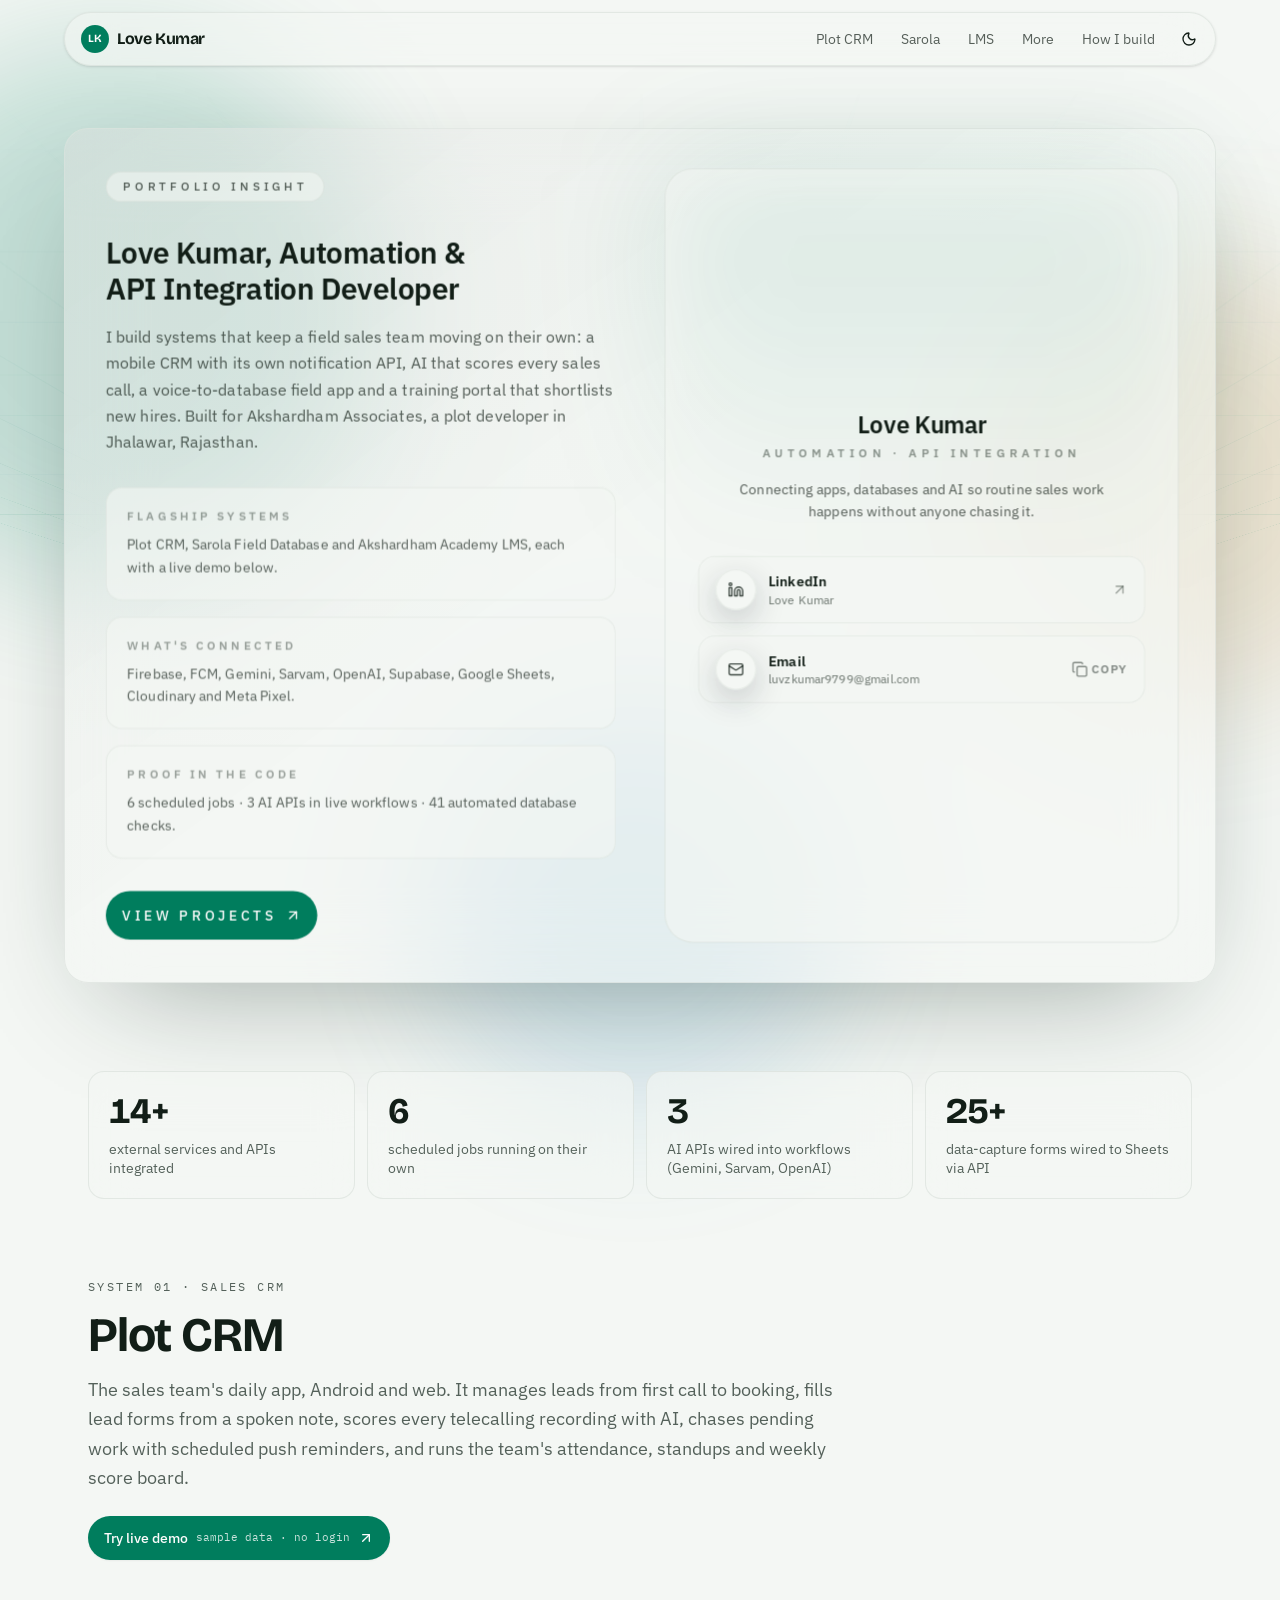
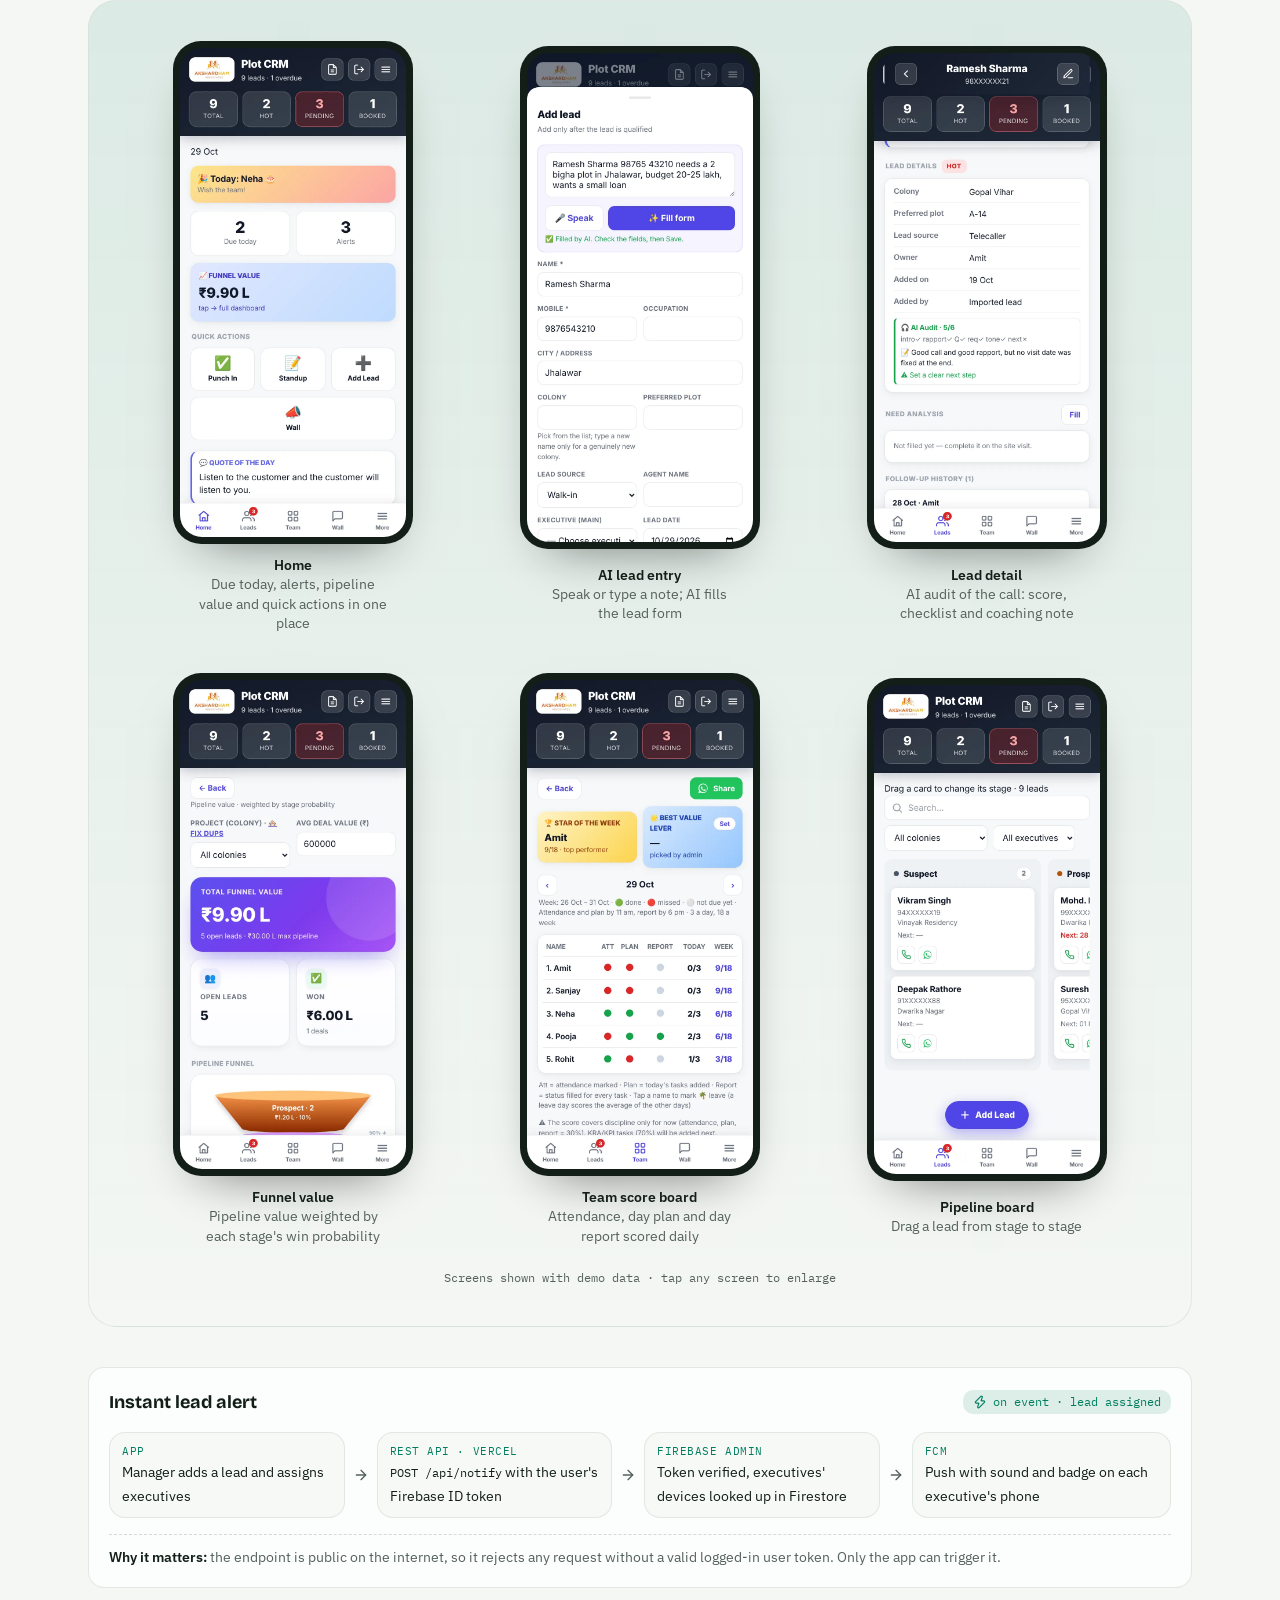
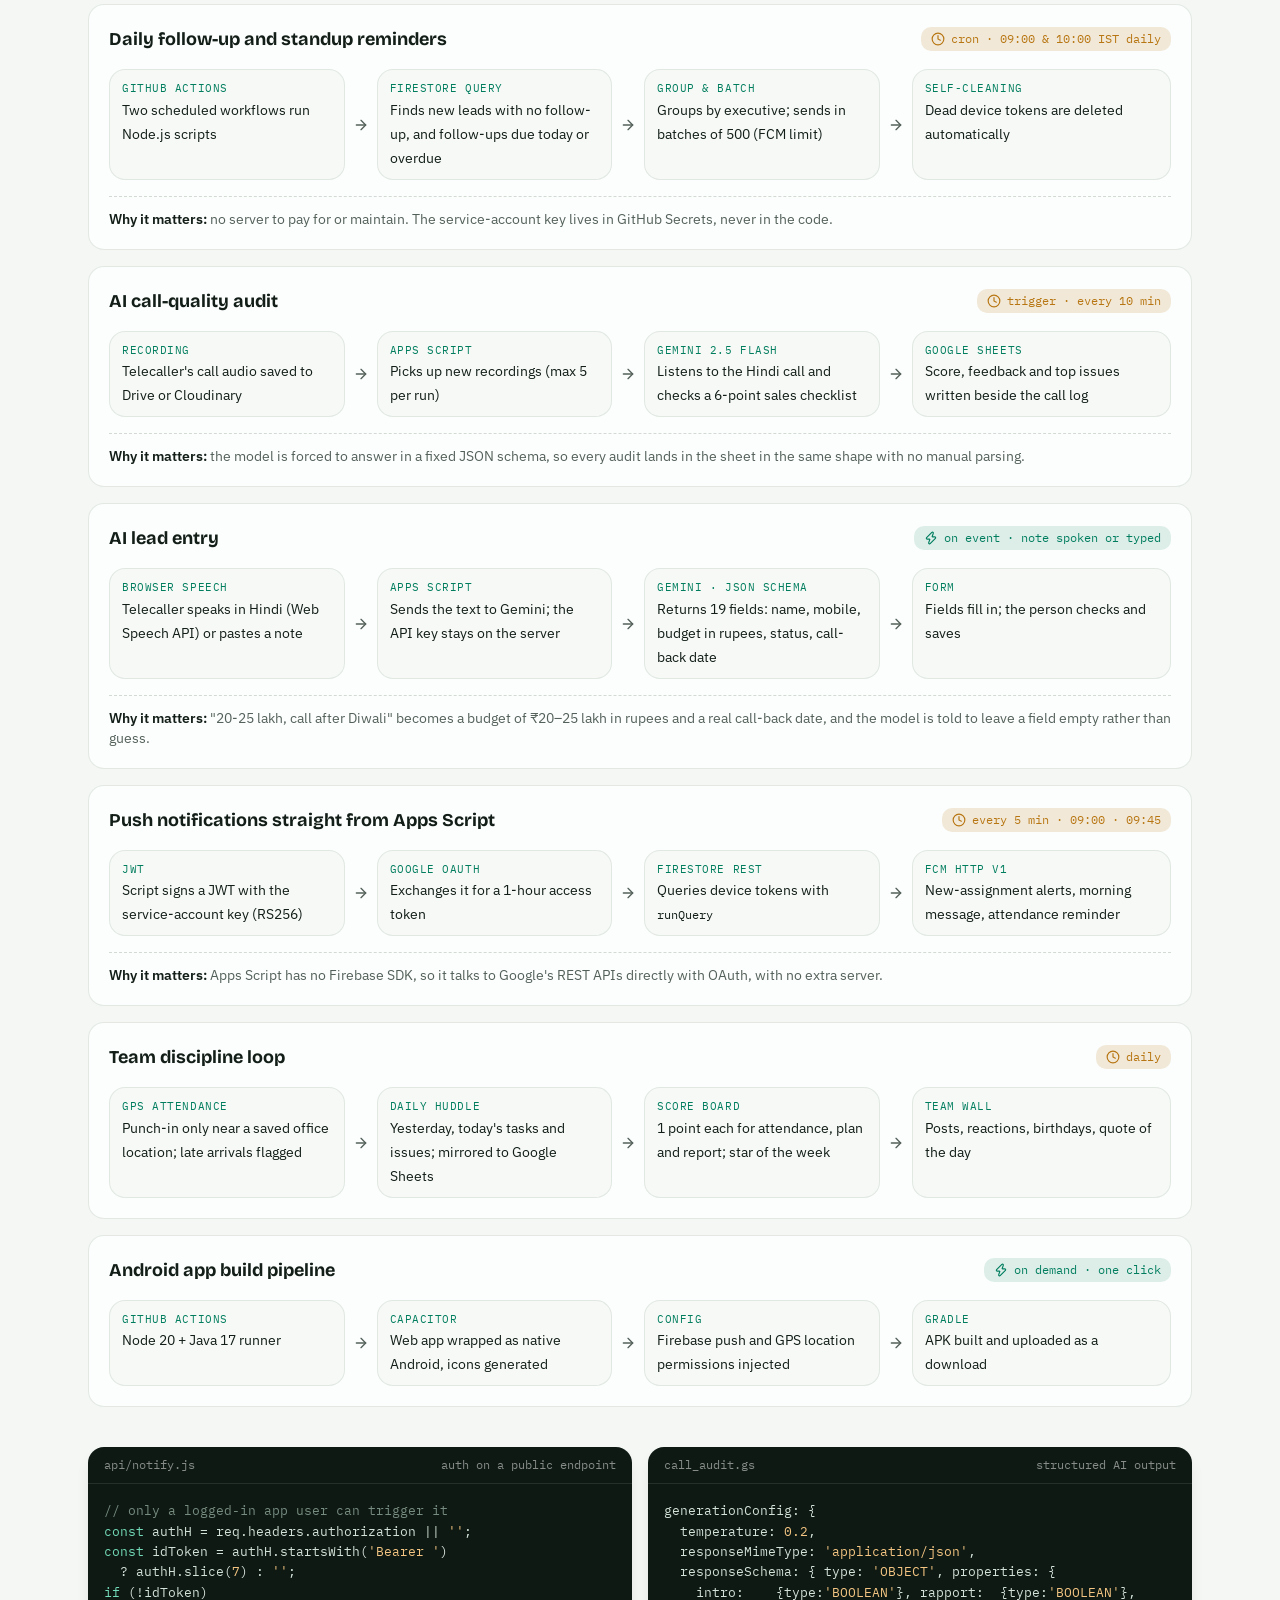
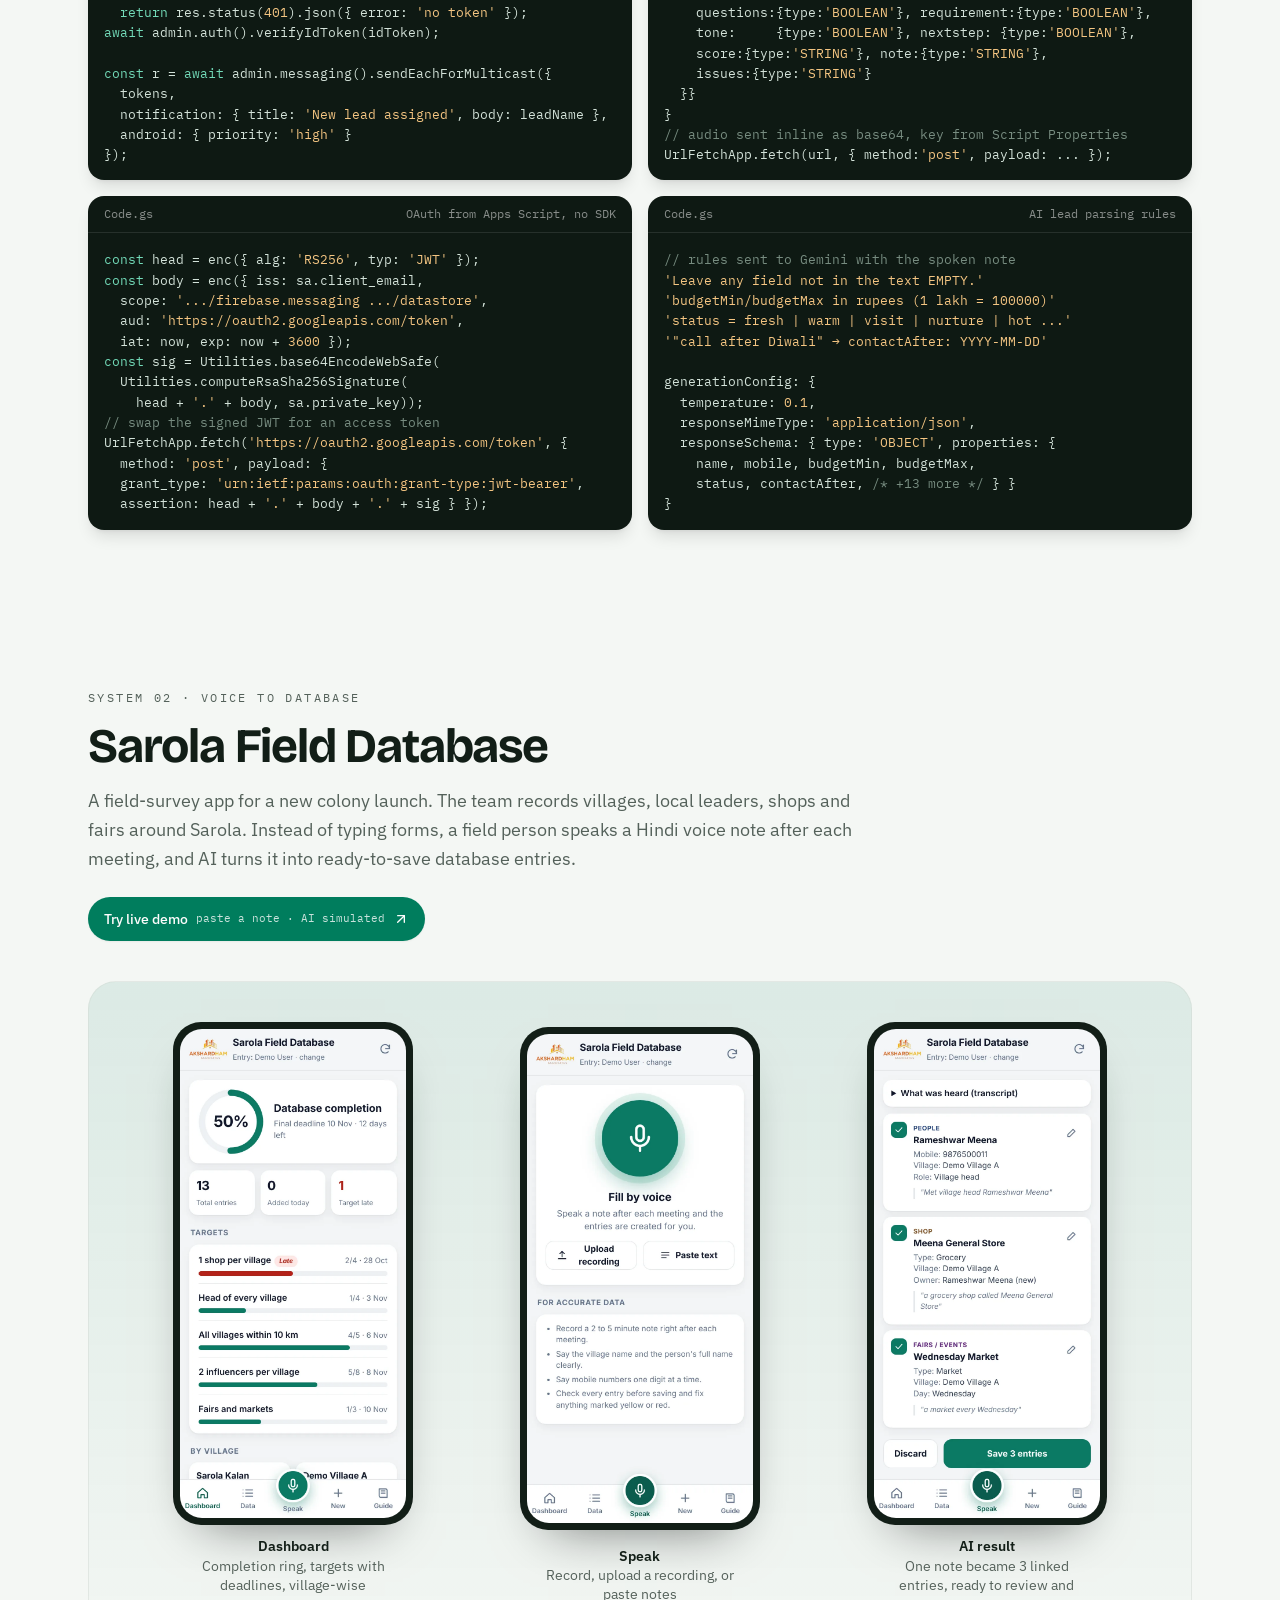
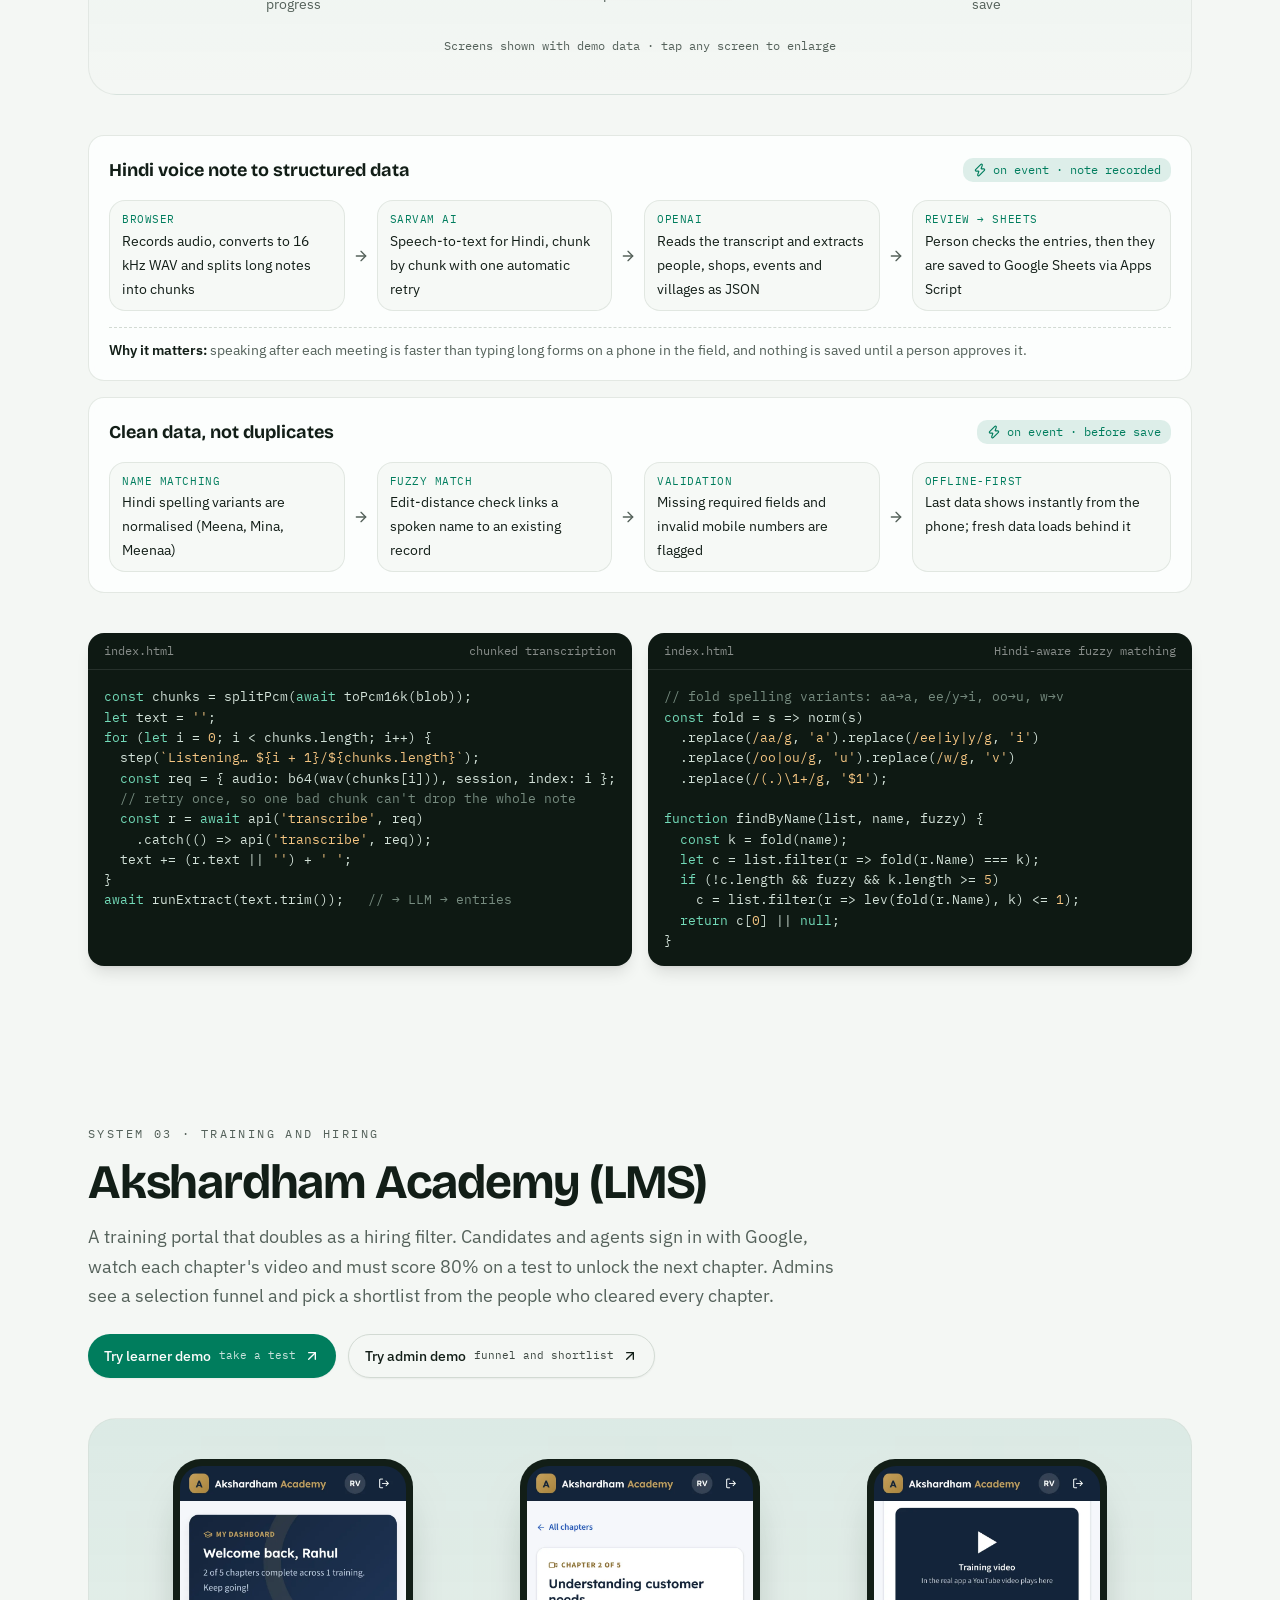
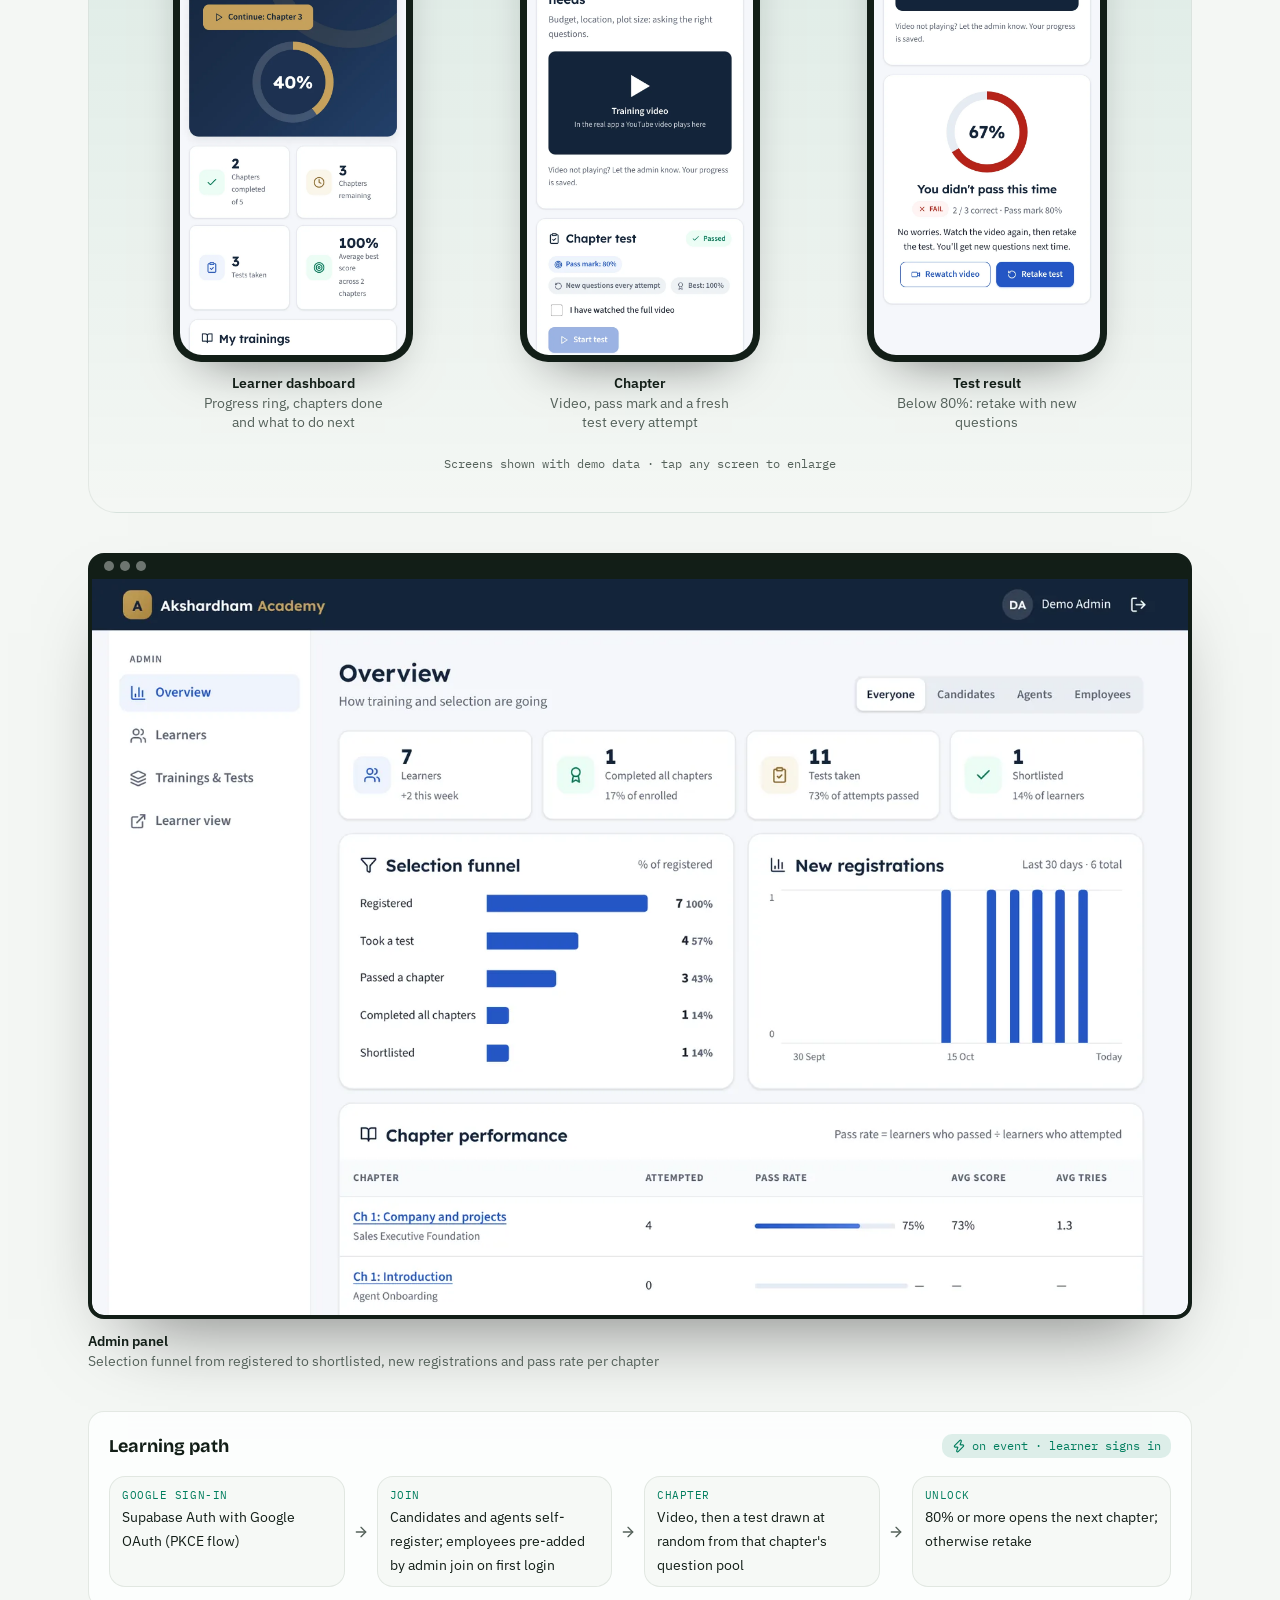
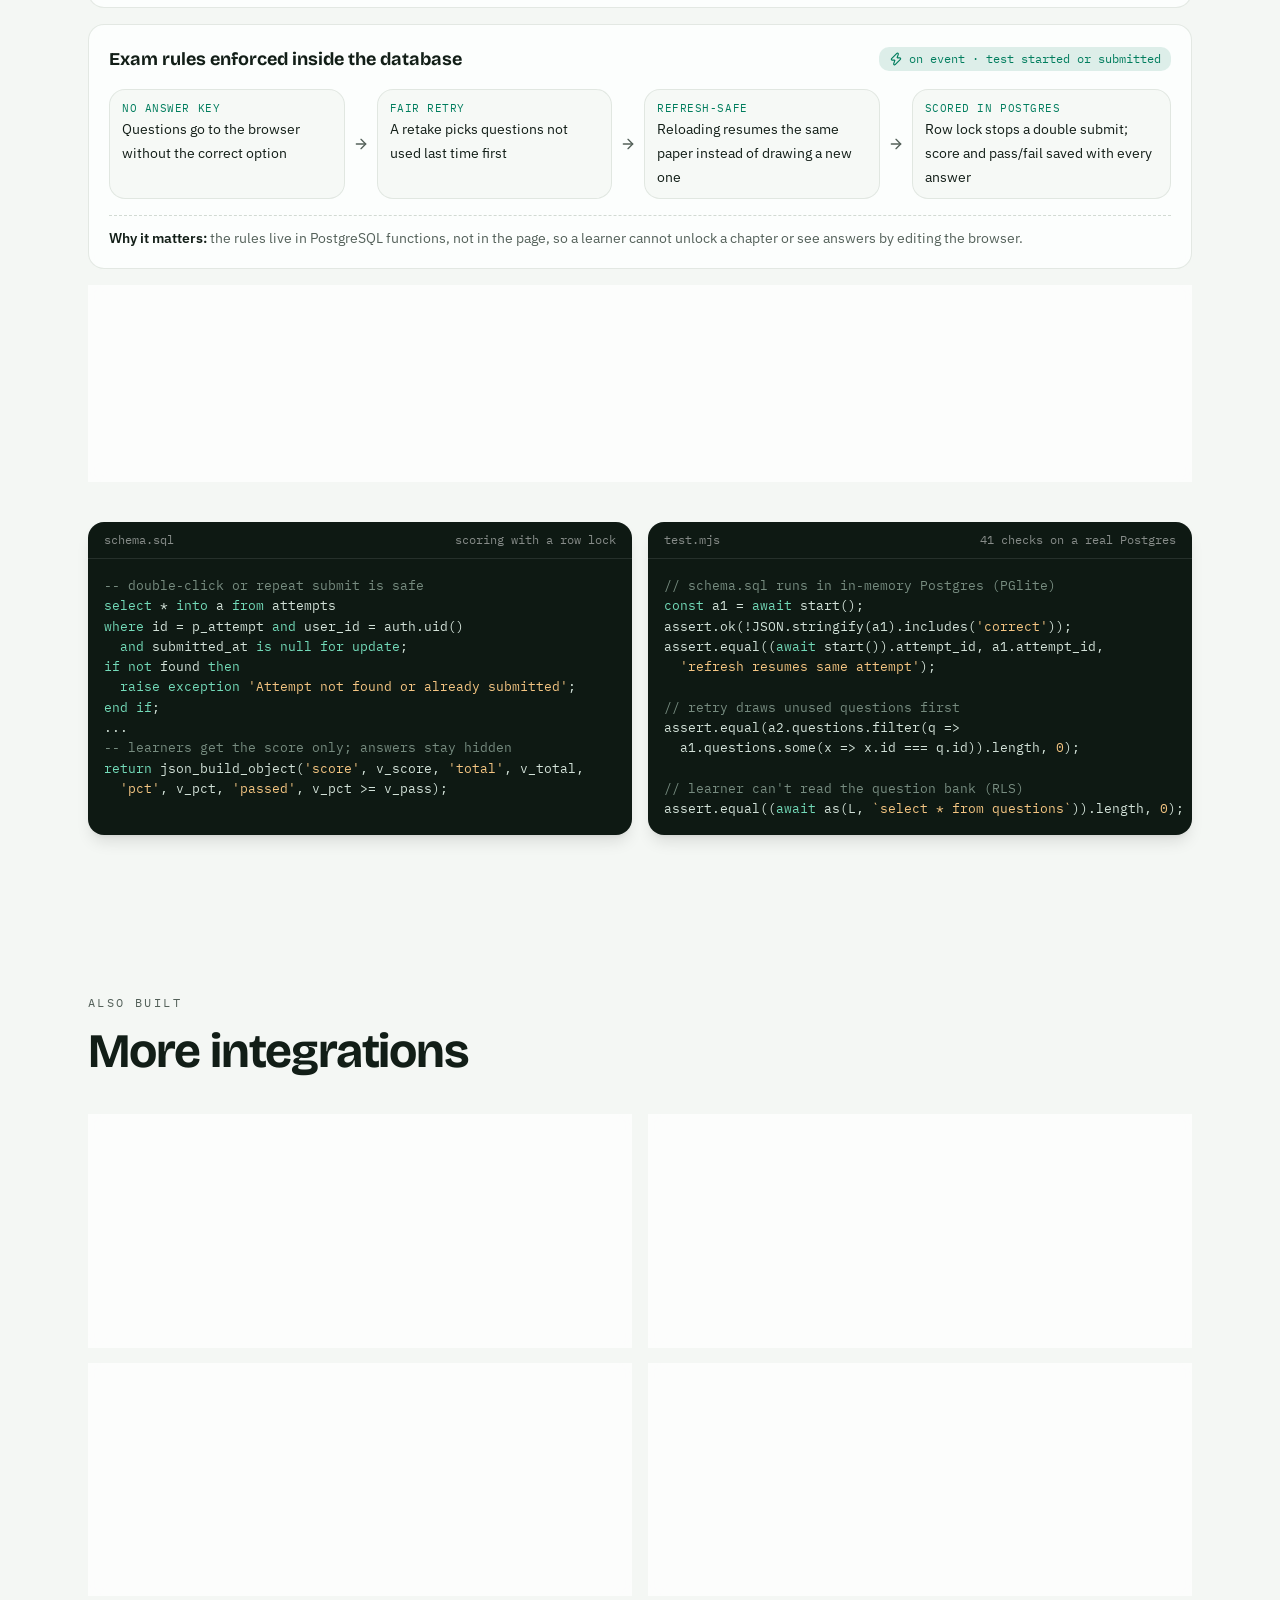
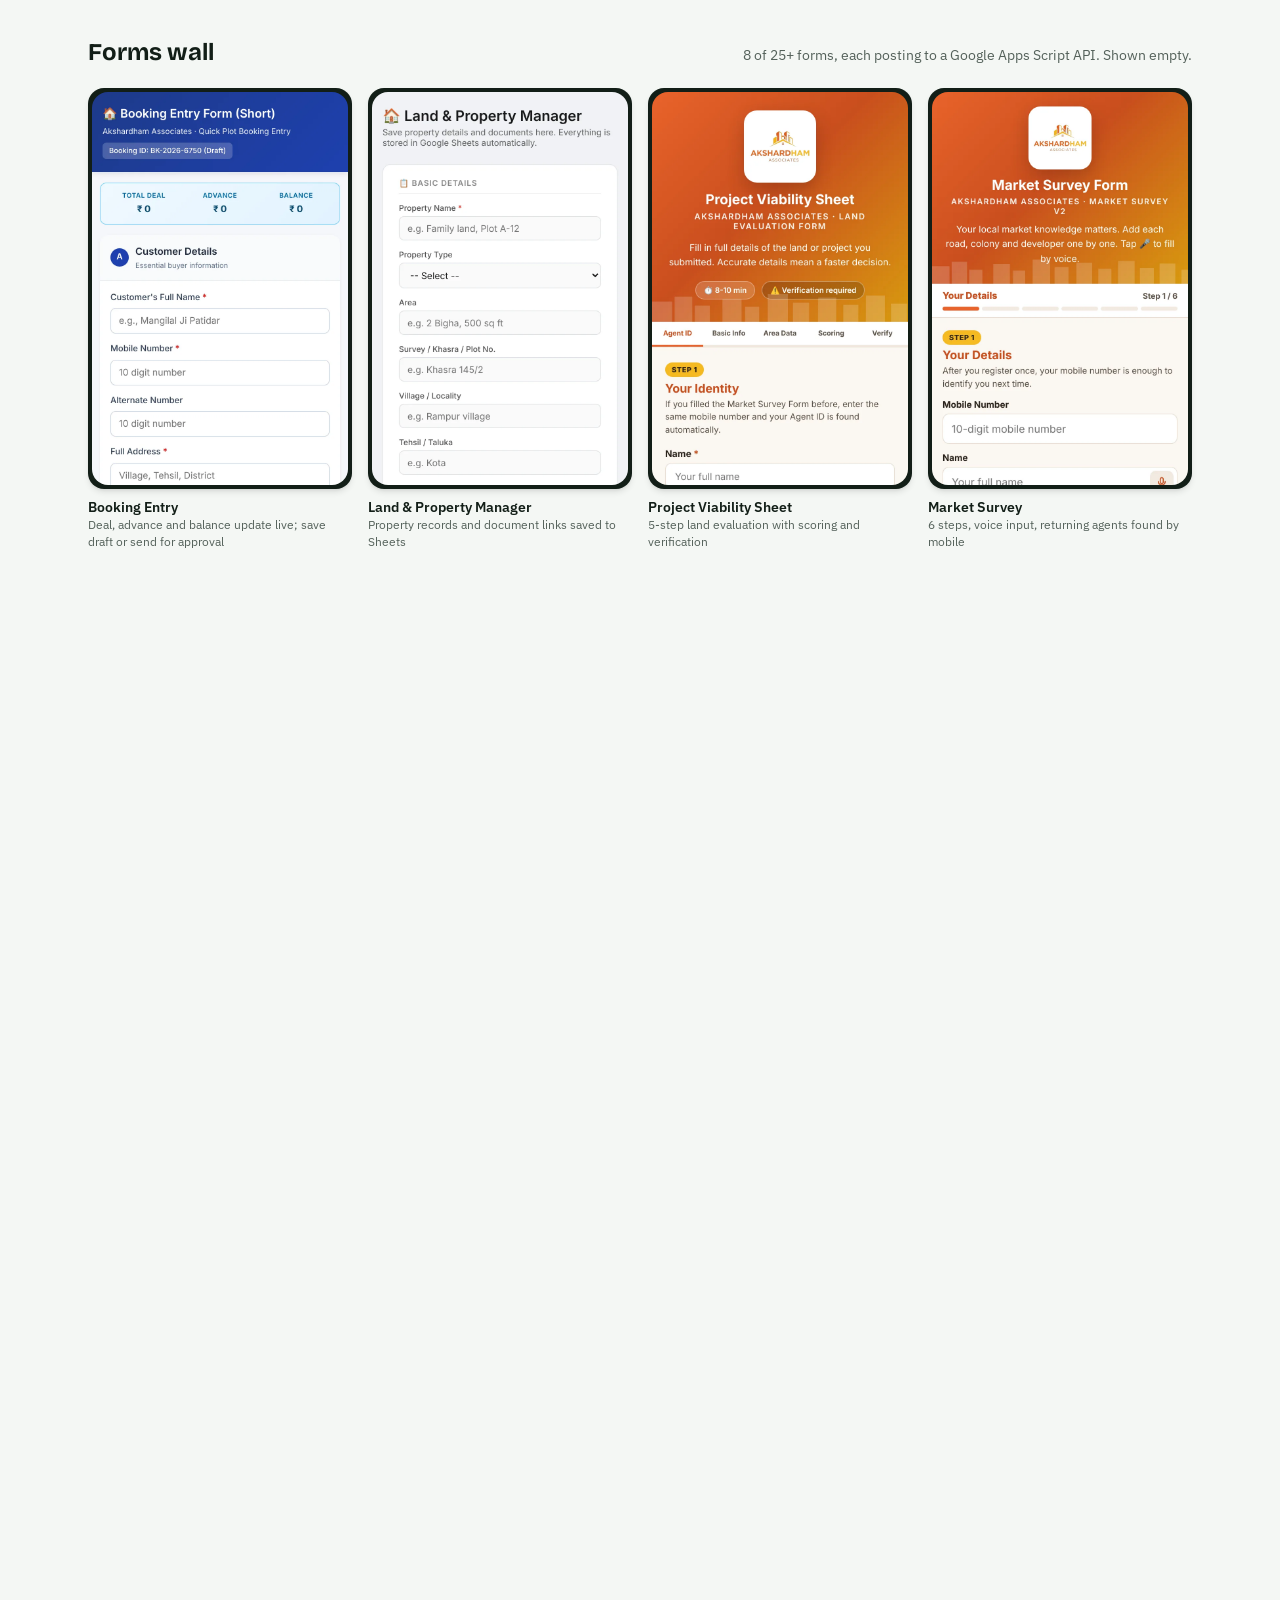
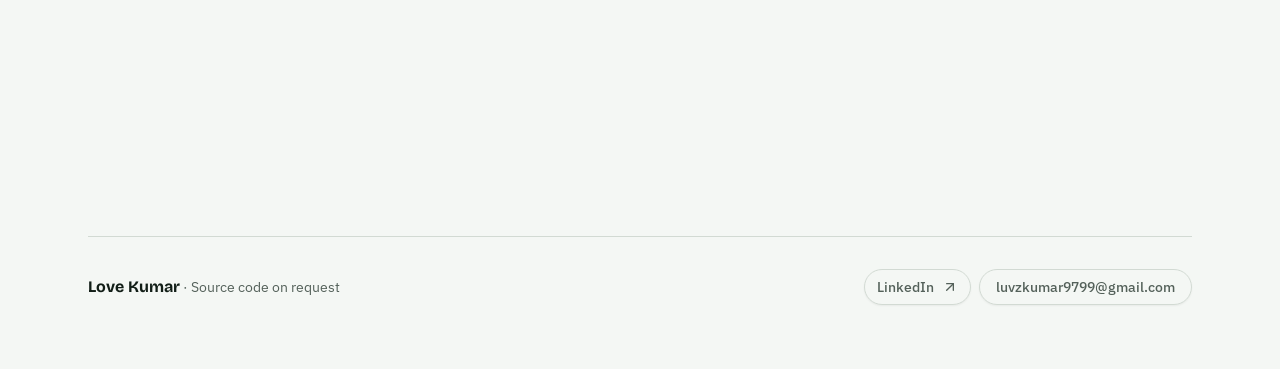
<file: index.html>
<!doctype html>
<html lang="en">
  <head>
    <meta charset="UTF-8" />
    <meta name="viewport" content="width=device-width, initial-scale=1.0, viewport-fit=cover" />
    <meta name="description" content="Love Kumar: automation and API integration portfolio. Plot CRM, Sarola Field Database and Akshardham Academy LMS." />
    <link rel="icon" type="image/svg+xml" href="./favicon.svg" />
    <link rel="preconnect" href="https://fonts.googleapis.com" />
    <link rel="preconnect" href="https://fonts.gstatic.com" crossorigin />
    <link rel="stylesheet" href="https://fonts.googleapis.com/css2?family=Bricolage+Grotesque:opsz,wght@12..96,600;12..96,700;12..96,800&family=IBM+Plex+Sans:wght@400;500;600;700&family=IBM+Plex+Mono:wght@400;500;600&display=swap" />
    <title>Love Kumar · Portfolio</title>
    <script>
      // set the theme before first paint (no flash)
      try {
        var t = localStorage.getItem('theme');
        if (t === 'dark' || (!t && matchMedia('(prefers-color-scheme: dark)').matches)) document.documentElement.classList.add('dark');
      } catch (e) {}
    </script>
    <script type="module" crossorigin src="./assets/index-BRldgmYK.js"></script>
    <link rel="stylesheet" crossorigin href="./assets/index-C0YU2Z-l.css">
  </head>
  <body>
    <div id="root"></div>
  </body>
</html>
</file>
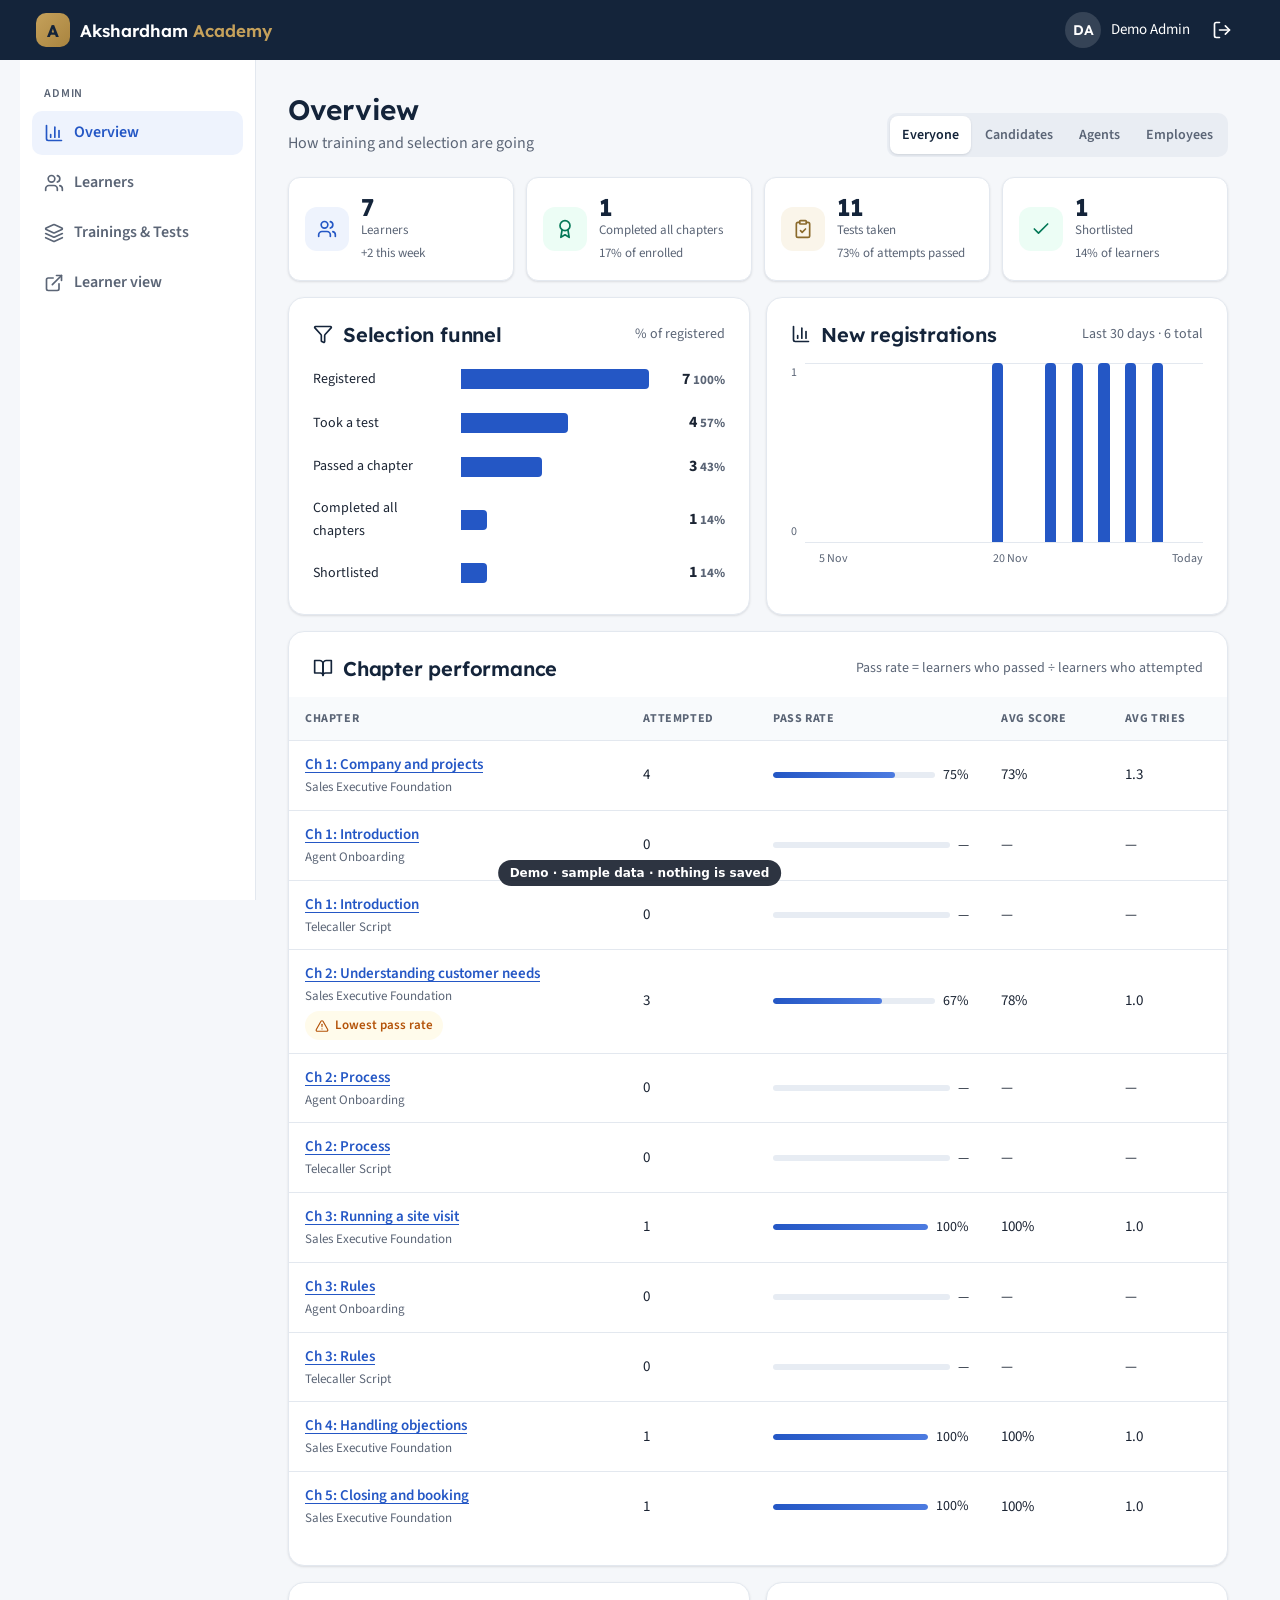
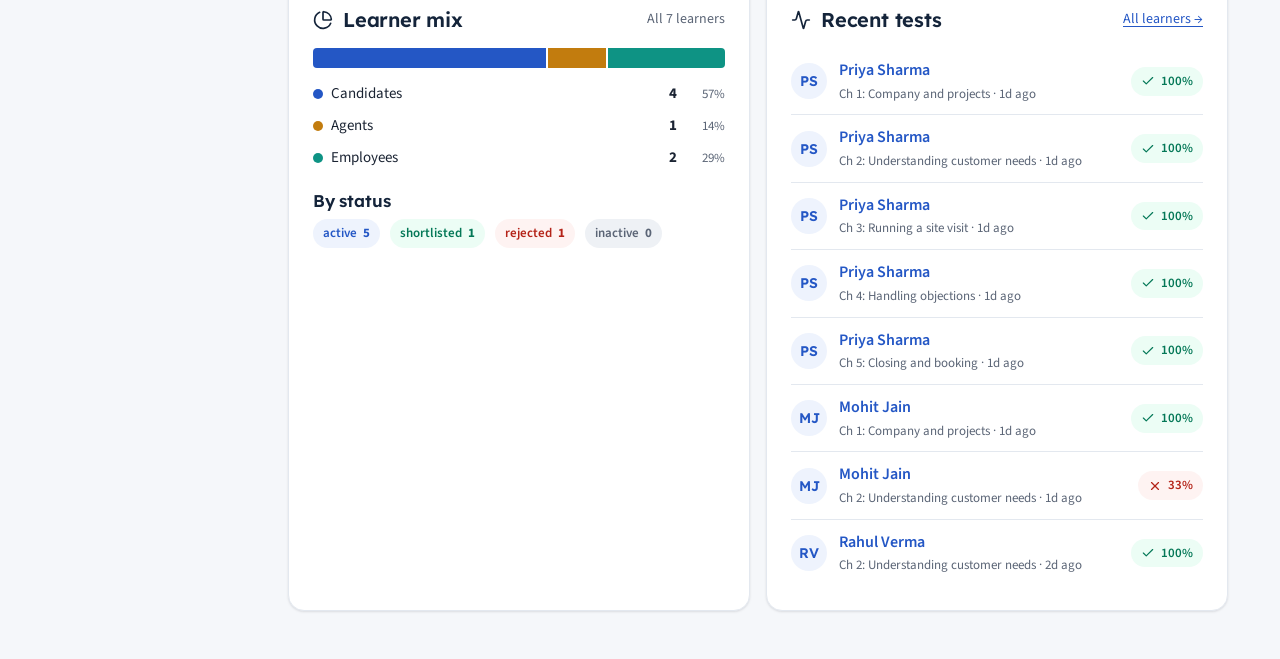
<file: lms-admin-demo.html>
<!doctype html>
<html lang="en">
<head>
  <meta charset="utf-8">
  <meta name="viewport" content="width=device-width, initial-scale=1">
  <title>Akshardham Academy Admin Demo</title>
  <link rel="preconnect" href="https://fonts.googleapis.com">
  <link href="https://fonts.googleapis.com/css2?family=Lexend:wght@500;600;700&family=Source+Sans+3:wght@400;500;600;700&family=Noto+Sans+Devanagari:wght@400;600&display=swap" rel="stylesheet">
  <style>
/* Akshardham Academy — design tokens (Trust & Authority, brand navy/blue/gold) */
:root {
  --navy: #14243A; --navy-2: #1C3150; --blue: #2457C5; --blue-600: #1D47A3; --blue-50: #EEF3FD;
  --gold: #C5A15B; --gold-50: #FAF5EA;
  --bg: #F5F7FA; --surface: #FFFFFF; --text: #1B2433; --muted: #5B6576;
  --border: #E3E8EF; --border-strong: #CBD3DF;
  --ok: #047857; --ok-50: #ECFDF5; --err: #B42318; --err-50: #FEF3F2; --warn: #B45309; --warn-50: #FFFBEB;
  --r: 12px; --r-lg: 16px;
  --sh-1: 0 1px 2px rgba(16,24,40,.05), 0 1px 3px rgba(16,24,40,.07);
  --sh-2: 0 6px 16px rgba(16,24,40,.08);
  --sh-3: 0 16px 40px rgba(20,36,58,.18);
  --ease: cubic-bezier(.2,.8,.2,1); --dur: 200ms;
  --font-head: 'Lexend', 'Noto Sans Devanagari', system-ui, sans-serif;
  --font-body: 'Source Sans 3', 'Noto Sans Devanagari', system-ui, sans-serif;
}
* { box-sizing: border-box; }
html { -webkit-text-size-adjust: 100%; }
body { margin: 0; background: var(--bg); color: var(--text); font: 16px/1.6 var(--font-body); min-height: 100dvh; }
h1, h2, h3, h4 { font-family: var(--font-head); line-height: 1.25; margin: 0 0 8px; font-weight: 600; letter-spacing: -.01em; color: var(--navy); }
h1 { font-size: clamp(22px, 4vw, 28px); } h2 { font-size: 20px; } h3 { font-size: 17px; }
p { margin: 0 0 12px; }
a { color: var(--blue); text-underline-offset: 3px; }
.muted { color: var(--muted); } .small { font-size: 14px; }
.row { display: flex; gap: 10px; flex-wrap: wrap; align-items: center; }
.sr-only { position: absolute; width: 1px; height: 1px; overflow: hidden; clip: rect(0 0 0 0); white-space: nowrap; }
.skip { position: absolute; left: -999px; top: 8px; background: #fff; padding: 8px 12px; border-radius: 8px; z-index: 100; }
.skip:focus { left: 8px; }
:focus-visible { outline: 3px solid rgba(36,87,197,.45); outline-offset: 2px; }
svg.i { width: 20px; height: 20px; flex: none; stroke: currentColor; fill: none; stroke-width: 2; stroke-linecap: round; stroke-linejoin: round; }
svg.i.sm { width: 16px; height: 16px; } svg.i.lg { width: 28px; height: 28px; }

/* ---------- header ---------- */
.top { position: sticky; top: 0; z-index: 20; background: var(--navy); color: #fff; }
.top-in { max-width: 1240px; margin: 0 auto; padding: 8px 16px; display: flex; align-items: center; justify-content: space-between; gap: 12px; min-height: 60px; }
.brand { display: flex; align-items: center; gap: 10px; color: #fff; text-decoration: none; font: 600 17px var(--font-head); }
.brand b { color: var(--gold); font-weight: 600; }
.logo { width: 34px; height: 34px; border-radius: 10px; background: linear-gradient(135deg, var(--gold), #A9843F); display: grid; place-items: center; color: var(--navy); font-weight: 700; }
.user { display: flex; align-items: center; gap: 10px; font-size: 15px; }
.user-name { max-width: 180px; overflow: hidden; text-overflow: ellipsis; white-space: nowrap; }
@media (max-width: 560px) { .user-name { display: none; } }
.avatar { width: 36px; height: 36px; border-radius: 50%; background: var(--blue-50); color: var(--blue); display: grid; place-items: center; font: 600 14px var(--font-head); flex: none; }
.avatar.lg { width: 56px; height: 56px; font-size: 20px; }
.top .avatar { background: rgba(255,255,255,.14); color: #fff; }
.icon-btn { width: 44px; height: 44px; border-radius: 10px; border: 0; background: transparent; color: inherit; display: grid; place-items: center; cursor: pointer; transition: background var(--dur) var(--ease); }
.icon-btn:hover { background: rgba(255,255,255,.1); }

main { max-width: 1040px; margin: 0 auto; padding: 24px 16px 72px; }

/* ---------- surfaces ---------- */
.card { background: var(--surface); border: 1px solid var(--border); border-radius: var(--r-lg); padding: 20px; box-shadow: var(--sh-1); margin-bottom: 16px; }
@media (min-width: 768px) { .card { padding: 24px; } }
.card.narrow { max-width: 560px; margin: 8px auto 16px; }
.card-head { display: flex; justify-content: space-between; align-items: center; gap: 12px; flex-wrap: wrap; margin-bottom: 16px; }
.card-head h2 { margin: 0; display: flex; align-items: center; gap: 10px; }
.hero { position: relative; overflow: hidden; background: linear-gradient(135deg, var(--navy) 0%, var(--navy-2) 60%, #23406A 100%); color: #fff; border-radius: var(--r-lg); padding: 24px; margin-bottom: 16px; box-shadow: var(--sh-2); }
@media (min-width: 768px) { .hero { padding: 32px; } }
.hero::after { content: ""; position: absolute; right: -70px; top: -70px; width: 240px; height: 240px; border-radius: 50%; border: 30px solid rgba(197,161,91,.13); pointer-events: none; }
.hero > * { position: relative; z-index: 1; }
.hero h1, .hero h2 { color: #fff; } .hero .muted, .hero p { color: #C9D3E3; }
.eyebrow { display: inline-flex; align-items: center; gap: 6px; font-size: 13px; font-weight: 700; letter-spacing: .07em; text-transform: uppercase; color: var(--gold); margin-bottom: 8px; }
.card .eyebrow { color: #8A6A2B; }

/* ---------- buttons ---------- */
.btn { display: inline-flex; align-items: center; justify-content: center; gap: 8px; min-height: 44px; padding: 10px 18px; border-radius: 10px; border: 1px solid var(--border-strong); background: #fff; color: var(--text); font: 600 15px/1.2 var(--font-body); cursor: pointer; text-decoration: none; transition: background var(--dur) var(--ease), border-color var(--dur) var(--ease), color var(--dur), box-shadow var(--dur) var(--ease), transform 120ms var(--ease); touch-action: manipulation; }
.btn:hover { border-color: var(--blue); color: var(--blue); }
.btn:active { transform: scale(.98); }
.btn-primary { background: var(--blue); border-color: var(--blue); color: #fff; box-shadow: 0 1px 2px rgba(36,87,197,.3); }
.btn-primary:hover { background: var(--blue-600); border-color: var(--blue-600); color: #fff; }
.btn-gold { background: var(--gold); border-color: var(--gold); color: var(--navy); }
.btn-gold:hover { background: #D6B577; border-color: #D6B577; color: var(--navy); }
.btn-danger { color: var(--err); border-color: #F4C7C3; }
.btn-danger:hover { background: var(--err-50); border-color: var(--err); color: var(--err); }
.btn-sm { min-height: 36px; padding: 6px 12px; font-size: 14px; }
.btn-block { width: 100%; }
.btn:disabled { opacity: .45; cursor: not-allowed; transform: none; }
.btn-google { background: #fff; color: #1F1F1F; border-color: #DADCE0; width: 100%; min-height: 52px; font-size: 16px; }
.btn-google:hover { background: #F8FAFF; color: #1F1F1F; border-color: #BFC5CE; box-shadow: var(--sh-1); }
.btn-google svg { width: 20px; height: 20px; }
.link { border: 0; background: none; padding: 0; color: var(--blue); cursor: pointer; font: inherit; text-decoration: underline; text-underline-offset: 3px; }

/* ---------- forms ---------- */
.field { margin-bottom: 18px; }
label, .label { display: block; font-weight: 600; font-size: 15px; margin-bottom: 6px; }
.req { color: var(--err); }
.help { font-size: 14px; color: var(--muted); margin-top: 6px; }
input[type=text], input[type=tel], input[type=email], input[type=number], input[type=search], select, textarea { width: 100%; min-height: 46px; font: 16px var(--font-body); padding: 10px 12px; border: 1px solid var(--border-strong); border-radius: 10px; background: #fff; color: var(--text); transition: border-color var(--dur), box-shadow var(--dur); }
input:focus, select:focus, textarea:focus { outline: none; border-color: var(--blue); box-shadow: 0 0 0 4px rgba(36,87,197,.14); }
textarea { min-height: 110px; resize: vertical; }
.check { display: flex; align-items: flex-start; gap: 10px; font-weight: 500; cursor: pointer; margin: 0; }
.check input { width: 20px; height: 20px; margin-top: 2px; accent-color: var(--blue); flex: none; }
.grid-2 { display: grid; gap: 0 16px; }
@media (min-width: 640px) { .grid-2 { grid-template-columns: 1fr 1fr; } }
.form-error { color: var(--err); font-weight: 600; margin: 0 0 12px; }
.form-error:empty { display: none; }

/* option tiles (registration type + quiz answers) */
.opt { display: flex; align-items: center; gap: 12px; min-height: 52px; padding: 12px 14px; border: 1.5px solid var(--border); border-radius: 12px; margin: 0 0 8px; cursor: pointer; font-weight: 500; background: #fff; transition: border-color var(--dur), background var(--dur); }
.opt:hover { border-color: #9DB5EA; background: #FAFCFF; }
.opt input { width: 20px; height: 20px; accent-color: var(--blue); flex: none; margin: 0; }
.opt:has(input:checked) { border-color: var(--blue); background: var(--blue-50); }
.opt:has(input:focus-visible) { outline: 3px solid rgba(36,87,197,.4); outline-offset: 2px; }
.opt .opt-ico { width: 40px; height: 40px; border-radius: 10px; background: var(--gold-50); color: #8A6A2B; display: grid; place-items: center; flex: none; }
.opt strong { display: block; } .opt span.small { color: var(--muted); font-weight: 400; }
.opt-grid { display: grid; gap: 8px; }
@media (min-width: 640px) { .opt-grid { grid-template-columns: 1fr 1fr; } .opt-grid .opt { margin: 0; } }

/* ---------- badges & progress ---------- */
.badge { display: inline-flex; align-items: center; gap: 6px; font-size: 13px; font-weight: 600; padding: 4px 10px; border-radius: 99px; background: #EEF1F5; color: var(--muted); white-space: nowrap; }
.badge svg.i { width: 14px; height: 14px; }
.b-ok { background: var(--ok-50); color: var(--ok); } .b-blue { background: var(--blue-50); color: var(--blue); }
.b-err { background: var(--err-50); color: var(--err); } .b-warn { background: var(--warn-50); color: var(--warn); }
.b-gold { background: var(--gold-50); color: #7A5E22; }
.hero .badge { background: rgba(255,255,255,.12); color: #fff; }
.bar { height: 8px; background: #E7ECF3; border-radius: 99px; overflow: hidden; }
.bar > i { display: block; height: 100%; background: linear-gradient(90deg, var(--blue), #4C7BE0); border-radius: inherit; transition: width 500ms var(--ease); }
.hero .bar { background: rgba(255,255,255,.16); } .hero .bar > i { background: linear-gradient(90deg, var(--gold), #E2C68B); }
.ring { width: 140px; height: 140px; border-radius: 50%; display: grid; place-items: center; margin: 0 auto; }
.ring > div { width: 112px; height: 112px; border-radius: 50%; background: #fff; display: grid; place-items: center; font: 700 30px var(--font-head); color: var(--navy); }

/* ---------- selection steps ---------- */
.steps { list-style: none; margin: 16px 0 0; padding: 0; display: grid; gap: 14px; }
@media (min-width: 768px) { .steps { grid-template-columns: repeat(4, 1fr); gap: 20px; } }
.steps li { display: flex; gap: 12px; align-items: flex-start; }
@media (min-width: 768px) { .steps li { flex-direction: column; } }
.steps .n { width: 34px; height: 34px; border-radius: 50%; background: rgba(197,161,91,.2); color: var(--gold); display: grid; place-items: center; font: 600 15px var(--font-head); flex: none; }
.steps strong { display: block; color: #fff; font-size: 15px; } .steps span { font-size: 14px; color: #C9D3E3; }

/* ---------- chapter timeline ---------- */
.chapters { list-style: none; margin: 0; padding: 0; }
.chapter { position: relative; display: flex; gap: 14px; padding-bottom: 14px; }
.chapter:not(:last-child)::before { content: ""; position: absolute; left: 21px; top: 46px; bottom: 2px; width: 2px; background: var(--border); }
.chapter.passed:not(:last-child)::before { background: var(--ok); }
.node { width: 44px; height: 44px; border-radius: 50%; display: grid; place-items: center; flex: none; background: #EEF1F5; color: #8792A3; border: 2px solid var(--border); position: relative; z-index: 1; }
.passed .node { background: var(--ok); border-color: var(--ok); color: #fff; }
.available .node { background: var(--blue); border-color: var(--blue); color: #fff; box-shadow: 0 0 0 6px rgba(36,87,197,.14); }
.chapter-body { flex: 1; min-width: 0; background: #fff; border: 1px solid var(--border); border-radius: var(--r); padding: 14px 16px; display: flex; justify-content: space-between; align-items: center; gap: 12px; flex-wrap: wrap; }
.available .chapter-body { border-color: #BFD0F3; box-shadow: var(--sh-2); }
.locked .chapter-body { background: #FAFBFC; }
.locked h3 { color: var(--muted); }
.chapter h3 { margin: 0; }
.chapter-meta { font-size: 14px; color: var(--muted); display: flex; gap: 6px 14px; flex-wrap: wrap; margin-top: 4px; }
.chapter-meta span { display: inline-flex; align-items: center; gap: 4px; }

/* ---------- lesson ---------- */
.crumb { display: inline-flex; align-items: center; gap: 6px; font-size: 15px; font-weight: 600; text-decoration: none; margin-bottom: 12px; min-height: 44px; }
.video { position: relative; aspect-ratio: 16 / 9; border-radius: var(--r); overflow: hidden; background: #0B1424; margin: 16px 0; }
.video iframe { position: absolute; inset: 0; width: 100%; height: 100%; border: 0; }
.chips { display: flex; gap: 8px; flex-wrap: wrap; margin: 4px 0 16px; }

/* ---------- quiz ---------- */
.quiz-head { position: sticky; top: 60px; z-index: 5; background: #fff; padding: 12px 0; margin-bottom: 16px; border-bottom: 1px solid var(--border); }
.quiz-head .row { justify-content: space-between; margin-bottom: 8px; font-weight: 600; }
.q { border: 0; margin: 0 0 24px; padding: 0; min-width: 0; }
.q legend { font-weight: 600; font-size: 17px; margin-bottom: 12px; padding: 0; display: flex; gap: 10px; }
.qn { flex: none; width: 28px; height: 28px; border-radius: 8px; background: var(--blue-50); color: var(--blue); display: grid; place-items: center; font: 600 14px var(--font-head); }
.result { text-align: center; padding: 8px 0; }
.result h2 { margin-top: 16px; }
.result .row { justify-content: center; }

/* ---------- notices / empty ---------- */
.notice { display: flex; gap: 10px; align-items: flex-start; border-radius: 12px; padding: 12px 14px; margin: 12px 0; font-size: 15px; background: var(--warn-50); color: var(--warn); }
.notice.ok { background: var(--ok-50); color: var(--ok); } .notice.info { background: var(--blue-50); color: var(--blue-600); }
.hero .notice.ok { background: rgba(4,120,87,.22); color: #D1FAE5; }
.empty { text-align: center; padding: 32px 16px; color: var(--muted); }
.empty svg.i { width: 40px; height: 40px; color: #9AA6B8; margin-bottom: 8px; }

/* ---------- auth ---------- */
.auth { min-height: calc(100dvh - 60px); display: grid; align-items: center; padding: 24px 16px; }
.auth-grid { max-width: 980px; margin: 0 auto; display: grid; gap: 16px; width: 100%; }
@media (min-width: 880px) { .auth-grid { grid-template-columns: 1.15fr 1fr; gap: 20px; } }
.auth .hero, .auth .card { margin: 0; display: flex; flex-direction: column; justify-content: center; }
@media (min-width: 880px) { .auth .hero, .auth .card { padding: 40px; } }
.perks { list-style: none; padding: 0; margin: 20px 0 0; display: grid; gap: 14px; }
.perks li { display: flex; gap: 12px; align-items: flex-start; color: #DCE4F0; }
.perks svg.i { color: var(--gold); margin-top: 2px; }
.auth .card .logo { width: 48px; height: 48px; font-size: 22px; margin-bottom: 16px; }

/* ---------- tables ---------- */
.table-wrap { overflow-x: auto; margin: 0 -20px; }
@media (min-width: 768px) { .table-wrap { margin: 0 -24px; } }
table { border-collapse: collapse; width: 100%; font-size: 15px; }
th, td { text-align: left; padding: 12px 16px; border-bottom: 1px solid var(--border); vertical-align: middle; }
th { font-size: 12px; font-weight: 700; text-transform: uppercase; letter-spacing: .05em; color: var(--muted); background: #F8FAFC; white-space: nowrap; }
tbody tr { transition: background var(--dur); } tbody tr:hover { background: #F8FAFD; }
tbody tr:last-child td { border-bottom: 0; }
.sub { font-size: 13px; color: var(--muted); }
.person { display: flex; align-items: center; gap: 10px; min-width: 200px; }
.person a { font-weight: 600; text-decoration: none; }
.person a:hover { text-decoration: underline; }
.num { font-variant-numeric: tabular-nums; }
.mini-bar { display: flex; align-items: center; gap: 8px; min-width: 130px; } .mini-bar .bar { flex: 1; height: 6px; }
select.status { min-height: 36px; padding: 4px 8px; font-size: 14px; width: auto; }

/* ---------- admin layout ---------- */
.admin { max-width: 1240px; margin: 0 auto; }
@media (min-width: 1024px) { .admin { display: grid; grid-template-columns: 236px 1fr; } }
.side { padding: 12px 16px 0; }
@media (min-width: 1024px) { .side { position: sticky; top: 60px; height: calc(100dvh - 60px); padding: 24px 12px; border-right: 1px solid var(--border); background: #fff; } }
.side nav { display: flex; gap: 6px; overflow-x: auto; }
@media (min-width: 1024px) { .side nav { flex-direction: column; } }
.side .label { display: none; font-size: 12px; text-transform: uppercase; letter-spacing: .07em; color: var(--muted); padding: 0 12px; margin: 0 0 8px; }
@media (min-width: 1024px) { .side .label { display: block; } }
.nav-item { display: flex; align-items: center; gap: 10px; min-height: 44px; padding: 8px 12px; border-radius: 10px; color: var(--muted); text-decoration: none; font-weight: 600; white-space: nowrap; transition: background var(--dur), color var(--dur); }
.nav-item:hover { background: #EEF1F6; color: var(--text); }
.nav-item.on { background: var(--blue-50); color: var(--blue); }
.admin main { max-width: none; margin: 0; padding: 20px 16px 72px; min-width: 0; }
@media (min-width: 1024px) { .admin main { padding: 32px; } }
.page-head { display: flex; justify-content: space-between; align-items: flex-end; gap: 12px; flex-wrap: wrap; margin-bottom: 20px; }
.page-head h1 { margin: 0 0 4px; } .page-head p { margin: 0; }
.stats { display: grid; gap: 12px; grid-template-columns: repeat(2, 1fr); margin-bottom: 16px; }
@media (min-width: 900px) { .stats { grid-template-columns: repeat(4, 1fr); } }
.stat { background: #fff; border: 1px solid var(--border); border-radius: var(--r); padding: 16px; box-shadow: var(--sh-1); display: flex; gap: 12px; align-items: center; min-width: 0; }
.stat .ico { width: 44px; height: 44px; border-radius: 12px; display: grid; place-items: center; background: var(--blue-50); color: var(--blue); flex: none; }
.stat .ico.ok { background: var(--ok-50); color: var(--ok); } .stat .ico.gold { background: var(--gold-50); color: #8A6A2B; }
.stat .val { font: 700 24px var(--font-head); color: var(--navy); line-height: 1.1; font-variant-numeric: tabular-nums; }
.stat .lbl { font-size: 13px; color: var(--muted); }
.toolbar { display: flex; gap: 10px; flex-wrap: wrap; align-items: center; margin-bottom: 16px; }
.toolbar > * { flex: 1 1 150px; }
.search { position: relative; flex: 2 1 240px; }
.search svg.i { position: absolute; left: 12px; top: 50%; transform: translateY(-50%); color: var(--muted); }
.search input { padding-left: 40px; }
details.card > summary { cursor: pointer; list-style: none; display: flex; align-items: center; gap: 10px; font-weight: 600; min-height: 32px; }
details.card > summary::-webkit-details-marker { display: none; }
details.card[open] > summary { margin-bottom: 12px; }
.attempt { border: 1px solid var(--border); border-radius: var(--r); margin-bottom: 8px; }
.attempt > summary { cursor: pointer; padding: 12px 14px; display: flex; gap: 8px 12px; flex-wrap: wrap; align-items: center; list-style: none; }
.attempt > summary::-webkit-details-marker { display: none; }
.attempt-body { padding: 0 14px 14px; border-top: 1px solid var(--border); }
.qb-item { border: 1px solid var(--border); border-radius: var(--r); padding: 12px 14px; margin-bottom: 8px; display: flex; gap: 12px; justify-content: space-between; align-items: flex-start; }
.qb-item ol { margin: 6px 0 0; padding-left: 20px; font-size: 15px; list-style: upper-alpha; }
.ok-t { color: var(--ok); font-weight: 600; } .err-t { color: var(--err); font-weight: 600; }
code { background: #F1F4F9; padding: 2px 6px; border-radius: 6px; font-size: 14px; word-break: break-word; }

/* ---------- dashboard charts ---------- */
.chart-grid { display: grid; gap: 0 16px; }
@media (min-width: 1100px) { .chart-grid { grid-template-columns: 1fr 1fr; } }
.stat .sub { margin-top: 2px; }
.seg { display: inline-flex; background: #E9EDF3; border-radius: 10px; padding: 3px; gap: 2px; flex-wrap: wrap; }
.seg button { border: 0; background: transparent; font: 600 14px var(--font-body); color: var(--muted); padding: 8px 12px; min-height: 38px; border-radius: 8px; cursor: pointer; transition: background var(--dur), color var(--dur); }
.seg button:hover { color: var(--text); }
.seg button.on { background: #fff; color: var(--navy); box-shadow: var(--sh-1); }
.funnel { display: grid; gap: 10px; }
.f-row { display: grid; grid-template-columns: minmax(96px, 136px) 1fr auto; gap: 12px; align-items: center; padding: 4px 0; border-radius: 8px; cursor: default; }
.f-lbl { font-size: 14px; color: var(--text); }
.f-track { height: 20px; }
.f-track i { display: block; height: 100%; min-width: 2px; background: var(--blue); border-radius: 0 4px 4px 0; transition: width 500ms var(--ease); }
.f-row:hover .f-track i, .f-row:focus-visible .f-track i { background: var(--blue-600); }
.f-val { font-weight: 700; min-width: 64px; text-align: right; }
.cols { display: flex; gap: 8px; height: 180px; }
.cols-y { display: flex; flex-direction: column; justify-content: space-between; font-size: 12px; color: var(--muted); padding-bottom: 1px; }
.cols-plot { flex: 1; display: flex; align-items: flex-end; gap: 2px; border-bottom: 1px solid var(--border); background: linear-gradient(var(--border), var(--border)) top / 100% 1px no-repeat; }
.col { flex: 1; height: 100%; display: flex; align-items: flex-end; justify-content: center; cursor: default; }
.col i { display: block; width: 100%; max-width: 24px; background: var(--blue); border-radius: 4px 4px 0 0; transition: height 500ms var(--ease); }
.col:hover i, .col:focus-visible i { background: var(--blue-600); }
.cols-x { display: flex; justify-content: space-between; font-size: 12px; color: var(--muted); margin: 6px 0 0 28px; }
.stack { display: flex; gap: 2px; height: 20px; border-radius: 4px; overflow: hidden; }
.stack i { display: block; min-width: 4px; cursor: default; }
.legend { list-style: none; margin: 14px 0 0; padding: 0; display: grid; gap: 8px; }
.legend li { display: flex; align-items: center; gap: 8px; font-size: 15px; }
.legend b { margin-left: auto; } .legend .sub { min-width: 40px; text-align: right; }
.sw { width: 10px; height: 10px; border-radius: 50%; flex: none; }
.feed { list-style: none; margin: 0; padding: 0; }
.feed li { display: flex; align-items: center; gap: 12px; padding: 10px 0; border-bottom: 1px solid var(--border); }
.feed li:last-child { border-bottom: 0; }
.feed a { text-decoration: none; } .feed a:hover { text-decoration: underline; }
#tip { position: absolute; z-index: 60; transform: translate(-50%, -100%); background: var(--navy); color: #fff; font-size: 13px; font-weight: 600; padding: 6px 10px; border-radius: 8px; box-shadow: var(--sh-2); pointer-events: none; opacity: 0; transition: opacity 120ms; white-space: nowrap; }
#tip.on { opacity: 1; }

/* ---------- learner dashboard ---------- */
.dash-hero { display: grid; gap: 20px; align-items: center; }
@media (min-width: 640px) { .dash-hero { grid-template-columns: 1fr auto; } }
.dash-hero p { margin-bottom: 16px; }
.hero .ring > div { background: var(--navy-2); color: #fff; }
.seg a { display: inline-flex; align-items: center; gap: 6px; font: 600 14px var(--font-body); color: var(--muted); padding: 8px 12px; min-height: 38px; border-radius: 8px; text-decoration: none; transition: background var(--dur), color var(--dur); }
.seg a:hover { color: var(--text); }
.seg a.on { background: #fff; color: var(--navy); box-shadow: var(--sh-1); }
.score-track { position: relative; background: #EEF1F5; border-radius: 0 4px 4px 0; }
.pass-mark { position: absolute; top: -4px; bottom: -4px; width: 2px; background: var(--navy); border-radius: 1px; }
.chapters > li.empty { display: block; }

/* ---------- celebrations ---------- */
.welcome { text-align: center; border-color: #E8D9B5; background: linear-gradient(180deg, var(--gold-50), #fff 70%); }
.welcome-ico { width: 64px; height: 64px; border-radius: 50%; background: var(--gold); color: var(--navy); display: grid; place-items: center; margin: 0 auto 12px; box-shadow: 0 0 0 8px rgba(197,161,91,.18); }
.welcome .row { justify-content: center; }
.welcome ol { text-align: left; max-width: 420px; margin: 12px auto 20px; padding-left: 20px; }
.confetti { position: fixed; inset: 0; pointer-events: none; z-index: 90; overflow: hidden; }
.confetti i { position: absolute; top: -14px; width: 8px; height: 12px; border-radius: 2px; animation-name: fall; animation-timing-function: linear; animation-fill-mode: forwards; }
@keyframes fall { to { transform: translateY(110vh) rotate(600deg); } }

/* ---------- toast / skeleton / motion ---------- */
#toasts { position: fixed; left: 50%; bottom: 20px; transform: translateX(-50%); z-index: 100; display: grid; gap: 8px; width: min(420px, calc(100% - 32px)); }
.toast { display: flex; gap: 10px; align-items: center; background: var(--navy); color: #fff; padding: 12px 16px; border-radius: 12px; box-shadow: var(--sh-3); font-weight: 500; animation: rise 220ms var(--ease); }
.toast.err { background: var(--err); }
.sk { background: linear-gradient(90deg, #E7EBF1 25%, #F2F5F8 50%, #E7EBF1 75%); background-size: 200% 100%; animation: shimmer 1.2s infinite; border-radius: var(--r-lg); }
@keyframes shimmer { to { background-position: -200% 0; } }
@keyframes rise { from { opacity: 0; transform: translateY(8px); } }
.fade-in { animation: rise 260ms var(--ease) both; }
.stagger > * { animation: rise 280ms var(--ease) both; }
.stagger > *:nth-child(2) { animation-delay: 40ms; } .stagger > *:nth-child(3) { animation-delay: 80ms; }
.stagger > *:nth-child(4) { animation-delay: 120ms; } .stagger > *:nth-child(5) { animation-delay: 160ms; }
.stagger > *:nth-child(n+6) { animation-delay: 200ms; }
@media (prefers-reduced-motion: reduce) { *, *::before, *::after { animation: none !important; transition: none !important; } }

</style>
  <meta name="theme-color" content="#14243A">
</head>
<body>
  <div id="app"><header class="top"><div class="top-in"></div></header>
    <main aria-busy="true"><div class="sk" style="height:96px;margin-bottom:16px"></div><div class="sk" style="height:360px"></div></main></div>
  <script>window.DEMO_ROLE='admin';
// DEMO MODE: in-browser stand-in for Supabase. Sample data only; nothing leaves the browser.
// The RPCs mirror schema.sql: unlock rule, new paper on retry, answer keys never returned to learners.
(function () {
  const ROLE = window.DEMO_ROLE || 'learner';
  let n = 0;
  const uuid = () => { n++; return ('00000000-0000-4000-8000-' + String(n).padStart(12, '0')); };
  const now = () => new Date().toISOString();
  const ago = d => new Date(Date.now() - d * 864e5).toISOString();
  const clone = o => JSON.parse(JSON.stringify(o));

  // ---------- seed ----------
  const db = { courses: [], modules: [], questions: [], profiles: [], enrollments: [], attempts: [], employee_invites: [] };
  const C1 = uuid(), C2 = uuid(), C3 = uuid();
  db.courses.push(
    { id: C1, title: 'Sales Executive Foundation', category: 'Sales Executive', audience: 'candidate', description: 'Plot sales basics: customer needs, site visits, closing.', published: true, created_at: ago(30) },
    { id: C2, title: 'Agent Onboarding', category: 'Channel Partner', audience: 'agent', description: 'How to work with us as a property agent.', published: true, created_at: ago(20) },
    { id: C3, title: 'Telecaller Script', category: 'Telecaller', audience: 'employee', description: 'Call opening, rapport and next step.', published: true, created_at: ago(10) });
  const chapters = [
    ['Company and projects', 'Who we are and the colonies we sell.'],
    ['Understanding customer needs', 'Budget, location, plot size: asking the right questions.'],
    ['Running a site visit', 'Before, during and after the visit.'],
    ['Handling objections', 'Price, timing and trust objections.'],
    ['Closing and booking', 'Token, documents and booking form.'],
  ];
  const QBANK = [
    ['What should you confirm first with a new customer?', ['Budget and location', 'Their favourite colour', 'Office timings', 'Nothing'], 0],
    ['A customer says "price is high". Best first step?', ['End the call', 'Understand what they compare it with', 'Offer a discount immediately', 'Argue'], 1],
    ['When should the next follow-up date be set?', ['Never', 'Next month', 'At the end of every call', 'Only after booking'], 2],
    ['What is a site visit for?', ['Show the plot and build trust', 'Collect cash only', 'Skip the meeting', 'Nothing'], 0],
    ['Which detail helps most in rapport?', ['Their village or work', 'The weather only', 'Your salary', 'None'], 0],
    ['What does "token" mean in a booking?', ['A gift', 'An advance that holds the plot', 'A lottery ticket', 'A discount'], 1],
  ];
  const mods = {};
  chapters.forEach(([t, d], i) => {
    const id = uuid(); mods[i] = id;
    db.modules.push({ id, course_id: C1, seq: i + 1, title: t, description: d, videos: 'https://youtu.be/DEMOxVIDEO' + (i + 1), pass_pct: 80, questions_per_test: 3, published: true, created_at: ago(30) });
    QBANK.forEach(([q, o, c]) => db.questions.push({ id: uuid(), module_id: id, text: q, options: o, correct: c, created_at: ago(30) }));
  });
  [C2, C3].forEach(cid => ['Introduction', 'Process', 'Rules'].forEach((t, i) => {
    const id = uuid(); db.modules.push({ id, course_id: cid, seq: i + 1, title: t, description: '', videos: '', pass_pct: 80, questions_per_test: 3, published: true, created_at: ago(10) });
    QBANK.forEach(([q, o, c]) => db.questions.push({ id: uuid(), module_id: id, text: q, options: o, correct: c, created_at: ago(10) }));
  }));

  const ME = uuid(), ADMIN = uuid();
  const people = [
    [ME, 'Rahul Verma', '9876500101', 'candidate', 'active', 'rahul.demo@example.com', 4],
    [uuid(), 'Priya Sharma', '9876500102', 'candidate', 'shortlisted', 'priya.demo@example.com', 0],
    [uuid(), 'Mohit Jain', '9876500103', 'candidate', 'active', 'mohit.demo@example.com', 2],
    [uuid(), 'Kavita Meena', '9876500104', 'agent', 'active', 'kavita.demo@example.com', 8],
    [uuid(), 'Deepak Singh', '9876500105', 'employee', 'active', 'deepak.demo@example.com', 6],
    [uuid(), 'Anjali Gupta', '9876500106', 'candidate', 'rejected', 'anjali.demo@example.com', 12],
  ];
  people.forEach(([id, name, phone, type, status, email, d]) => db.profiles.push({ id, email, full_name: name, phone, user_type: type, role: 'learner', status, notes: '', created_at: ago(d + 3) }));
  db.profiles.push({ id: ADMIN, email: 'admin.demo@example.com', full_name: 'Demo Admin', phone: '9876500100', user_type: 'employee', role: 'admin', status: 'active', notes: '', created_at: ago(40) });
  const courseOf = { candidate: C1, agent: C2, employee: C3 };
  people.forEach(([id, , , type]) => db.enrollments.push({ user_id: id, course_id: courseOf[type], created_at: ago(5) }));

  // past attempts: [user index, module index, passed]
  const att = (uid, mid, passed, d) => {
    const qs = db.questions.filter(q => q.module_id === mid).slice(0, 3);
    const score = passed ? 3 : 1;
    db.attempts.push({ id: uuid(), user_id: uid, module_id: mid, question_ids: qs.map(q => q.id),
      detail: qs.map((q, i) => ({ question: q.text, options: q.options, correct: q.correct, chosen: passed || i === 0 ? q.correct : (q.correct + 1) % q.options.length })),
      score, total: 3, pct: passed ? 100 : 33.33, passed, started_at: ago(d), submitted_at: ago(d) });
  };
  att(ME, mods[0], false, 3); att(ME, mods[0], true, 3); att(ME, mods[1], true, 2);
  const pid = i => people[i][0];
  [0, 1, 2, 3, 4].forEach(i => att(pid(1), mods[i], true, 1));      // Priya: all clear
  att(pid(2), mods[0], true, 1); att(pid(2), mods[1], false, 1);     // Mohit
  att(pid(5), mods[0], false, 6);                                    // Anjali
  db.employee_invites.push({ email: 'new.employee@example.com', full_name: 'Sanjay Kumar', phone: '9876500107', course_ids: [C3], created_at: ago(1) });

  // ---------- auth ----------
  let uid = ROLE === 'admin' ? ADMIN : ME;
  let signedIn = true;
  const user = () => ({ id: uid, email: (db.profiles.find(p => p.id === uid) || {}).email });
  const isAdmin = () => !!db.profiles.find(p => p.id === uid && p.role === 'admin' && p.status !== 'inactive');

  // ---------- RPCs (same rules as schema.sql) ----------
  const passedMod = (m, u) => db.attempts.some(a => a.module_id === m && a.user_id === u && a.passed);
  function unlocked(mid) {
    const m = db.modules.find(x => x.id === mid); if (!m || !m.published) return false;
    const c = db.courses.find(x => x.id === m.course_id && x.published); if (!c) return false;
    if (!db.enrollments.some(e => e.course_id === m.course_id && e.user_id === uid)) return false;
    const p = db.profiles.find(x => x.id === uid); if (!p || p.status === 'inactive') return false;
    return !db.modules.some(prev => prev.course_id === m.course_id && prev.published && prev.seq < m.seq && !passedMod(prev.id, uid));
  }
  const rpc = {
    claim_invite: () => false,
    register: ({ p_name, p_phone, p_type, p_course }) => {
      db.profiles.push({ id: uid, email: user().email, full_name: p_name, phone: p_phone, user_type: p_type, role: 'learner', status: 'active', notes: '', created_at: now() });
      db.enrollments.push({ user_id: uid, course_id: p_course, created_at: now() });
      return null;
    },
    my_modules: ({ p_course }) => db.modules.filter(m => m.course_id === p_course && m.published).sort((a, b) => a.seq - b.seq).map(m => {
      const mine = db.attempts.filter(a => a.module_id === m.id && a.user_id === uid);
      const ok = unlocked(m.id), passed = mine.some(a => a.passed);
      return { id: m.id, seq: m.seq, title: m.title, description: m.description, videos: ok ? m.videos : null, pass_pct: m.pass_pct,
        state: passed ? 'passed' : ok ? 'available' : 'locked', best_pct: mine.length ? Math.max(...mine.map(a => +a.pct || 0)) : null,
        attempt_count: mine.filter(a => a.submitted_at).length };
    }),
    my_attempts: () => db.attempts.filter(a => a.user_id === uid && a.submitted_at).sort((a, b) => b.submitted_at.localeCompare(a.submitted_at)).map(a => {
      const m = db.modules.find(x => x.id === a.module_id);
      return { id: a.id, course_id: m.course_id, module_id: a.module_id, chapter: m.title, score: a.score, total: a.total, pct: a.pct, passed: a.passed, submitted_at: a.submitted_at };
    }),
    start_attempt: ({ p_module }) => {
      if (!unlocked(p_module)) throw new Error('Module locked');
      let a = db.attempts.find(x => x.user_id === uid && x.module_id === p_module && !x.submitted_at);
      if (!a) {
        const last = db.attempts.filter(x => x.user_id === uid && x.module_id === p_module && x.submitted_at).sort((x, y) => y.submitted_at.localeCompare(x.submitted_at))[0];
        const prev = last ? last.question_ids : [];
        const m = db.modules.find(x => x.id === p_module);
        const pool = db.questions.filter(q => q.module_id === p_module).map(q => ({ q, r: Math.random() + (prev.includes(q.id) ? 1 : 0) })).sort((x, y) => x.r - y.r);
        a = { id: uuid(), user_id: uid, module_id: p_module, question_ids: pool.slice(0, m.questions_per_test).map(x => x.q.id), started_at: now(), submitted_at: null };
        db.attempts.push(a);
      }
      return { attempt_id: a.id, questions: a.question_ids.map(id => { const q = db.questions.find(x => x.id === id); return { id: q.id, text: q.text, options: q.options }; }) };
    },
    submit_attempt: ({ p_attempt, p_answers }) => {
      const a = db.attempts.find(x => x.id === p_attempt && x.user_id === uid && !x.submitted_at);
      if (!a) throw new Error('Attempt not found or already submitted');
      const qs = a.question_ids.map(id => db.questions.find(x => x.id === id));
      const score = qs.filter(q => +p_answers[q.id] === q.correct).length, total = qs.length;
      const pass = db.modules.find(m => m.id === a.module_id).pass_pct, pct = Math.round(10000 * score / Math.max(total, 1)) / 100;
      Object.assign(a, { detail: qs.map(q => ({ question: q.text, options: q.options, correct: q.correct, chosen: +p_answers[q.id] })), score, total, pct, passed: pct >= pass, submitted_at: now() });
      return { score, total, pct, passed: pct >= pass, pass_pct: pass };
    },
    admin_users: () => !isAdmin() ? [] : db.profiles.slice().sort((a, b) => b.created_at.localeCompare(a.created_at)).map(p => {
      const cids = db.enrollments.filter(e => e.user_id === p.id).map(e => e.course_id);
      const mine = db.attempts.filter(a => a.user_id === p.id);
      return { id: p.id, full_name: p.full_name, email: p.email, phone: p.phone, user_type: p.user_type, status: p.status, notes: p.notes, created_at: p.created_at,
        courses: cids.map(c => db.courses.find(x => x.id === c).title).join(', ') || null,
        modules_total: db.modules.filter(m => m.published && cids.includes(m.course_id)).length,
        modules_passed: new Set(mine.filter(a => a.passed).map(a => a.module_id)).size,
        attempts: mine.filter(a => a.submitted_at).length,
        last_activity: mine.map(a => a.submitted_at || a.started_at).sort().pop() || null };
    }),
  };

  // ---------- tiny PostgREST-style query builder ----------
  const FK = { courses: 'course_id', profiles: 'user_id', modules: 'module_id' };
  function splitTop(s) { const out = []; let d = 0, cur = ''; for (const ch of s) { if (ch === '(') d++; if (ch === ')') d--; if (ch === ',' && !d) { out.push(cur.trim()); cur = ''; } else cur += ch; } if (cur.trim()) out.push(cur.trim()); return out; }
  function project(table, row, sel) {
    if (!sel || sel === '*') return clone(row);
    const o = {};
    splitTop(sel).forEach(part => {
      const m = part.match(/^(\w+)\((.*)\)$/);
      if (part === '*') Object.assign(o, clone(row));
      else if (m) {
        const [, rel, inner] = m;
        if (FK[rel] && row[FK[rel]] !== undefined) { const r = db[rel].find(x => x.id === row[FK[rel]]); o[rel] = r ? project(rel, r, inner) : null; }
        else { const back = FK[table]; const rows = db[rel].filter(x => x[back] === row.id); o[rel] = inner === 'count' ? [{ count: rows.length }] : rows.map(r => project(rel, r, inner)); }
      } else o[part] = row[part] === undefined ? null : clone(row[part]);
    });
    return o;
  }
  function from(table) {
    const st = { op: 'select', sel: '*', filters: [], orders: [], one: null, payload: null, ret: false };
    const q = {
      select(s) { if (st.op === 'select') st.sel = s || '*'; else { st.ret = true; st.sel = s || '*'; } return q; },
      eq(c, v) { st.filters.push(r => r[c] === v); return q; },
      neq(c, v) { st.filters.push(r => r[c] !== v); return q; },
      in(c, arr) { st.filters.push(r => arr.includes(r[c])); return q; },
      not(c, op, v) { st.filters.push(r => op === 'is' && v === null ? r[c] != null : r[c] !== v); return q; },
      order(c, o) { st.orders.push([c, !(o && o.ascending === false)]); return q; },
      limit() { return q; },
      single() { st.one = 'single'; return q; }, maybeSingle() { st.one = 'maybe'; return q; },
      insert(p) { st.op = 'insert'; st.payload = p; return q; },
      update(p) { st.op = 'update'; st.payload = p; return q; },
      delete() { st.op = 'delete'; return q; },
      then(res, rej) { return Promise.resolve().then(run).then(res, rej); },
    };
    function visible(r) { // row level security, as in schema.sql
      if (isAdmin()) return true;
      if (table === 'courses') return r.published;
      if (table === 'profiles') return r.id === uid;
      if (table === 'enrollments') return r.user_id === uid;
      return false;
    }
    function run() {
      try {
        const rows = db[table];
        if (st.op === 'insert') {
          if (!isAdmin()) throw new Error('new row violates row-level security policy');
          const list = (Array.isArray(st.payload) ? st.payload : [st.payload]).map(r => Object.assign({ id: uuid(), created_at: now() }, clone(r)));
          rows.push(...list);
          return { data: st.ret ? (st.one ? project(table, list[0], st.sel) : list.map(r => project(table, r, st.sel))) : null, error: null };
        }
        let hit = rows.filter(r => visible(r) && st.filters.every(f => f(r)));
        if (st.op === 'update') { if (!isAdmin()) hit = []; hit.forEach(r => Object.assign(r, clone(st.payload))); }
        if (st.op === 'delete') { if (!isAdmin()) hit = []; db[table] = rows.filter(r => !hit.includes(r)); return { data: null, error: null }; }
        st.orders.slice().reverse().forEach(([c, asc]) => hit = hit.slice().sort((a, b) => (a[c] > b[c] ? 1 : a[c] < b[c] ? -1 : 0) * (asc ? 1 : -1)));
        const out = hit.map(r => project(table, r, st.sel));
        if (st.one === 'single') return out.length === 1 ? { data: out[0], error: null } : { data: null, error: { message: 'Row not found' } };
        if (st.one === 'maybe') return { data: out[0] || null, error: null };
        return { data: out, error: null };
      } catch (e) { return { data: null, error: { message: e.message } }; }
    }
    return q;
  }

  const client = {
    auth: {
      getSession: () => Promise.resolve({ data: { session: signedIn ? { user: user() } : null } }),
      signInWithOAuth: () => { signedIn = true; setTimeout(() => (window.render || window.boot)(), 50); return Promise.resolve({}); },
      signOut: () => { signedIn = false; return Promise.resolve({}); },
      onAuthStateChange: () => ({ data: { subscription: { unsubscribe() {} } } }),
    },
    from,
    rpc: (name, args) => new Promise(r => setTimeout(() => {
      try { if (!rpc[name]) throw new Error('Unknown function ' + name); r({ data: clone(rpc[name](args || {})), error: null }); }
      catch (e) { r({ data: null, error: { message: e.message } }); }
    }, name === 'submit_attempt' ? 500 : 150)),
  };
  window.supabase = { createClient: () => client };
})();

</script>
  <script>
// ===== Fill these two from Supabase → Project Settings → API =====
const SUPABASE_URL = 'https://demo.invalid';
const SUPABASE_ANON_KEY = 'demo';
// ==================================================================

const sb = supabase.createClient(SUPABASE_URL, SUPABASE_ANON_KEY, { auth: { flowType: 'pkce' } });
const $app = document.getElementById('app');

const esc = s => String(s ?? '').replace(/[&<>"']/g, c => ({ '&': '&amp;', '<': '&lt;', '>': '&gt;', '"': '&quot;', "'": '&#39;' }[c]));
const initials = name => String(name || '?').trim().split(/\s+/).slice(0, 2).map(w => w[0]).join('').toUpperCase();

// Lucide icon paths (MIT)
const ICONS = {
  check: '<path d="M20 6 9 17l-5-5"/>',
  lock: '<rect width="18" height="11" x="3" y="11" rx="2"/><path d="M7 11V7a5 5 0 0 1 10 0v4"/>',
  play: '<polygon points="6 3 20 12 6 21 6 3"/>',
  left: '<path d="m12 19-7-7 7-7"/><path d="M19 12H5"/>',
  right: '<path d="M5 12h14"/><path d="m12 5 7 7-7 7"/>',
  logout: '<path d="M9 21H5a2 2 0 0 1-2-2V5a2 2 0 0 1 2-2h4"/><polyline points="16 17 21 12 16 7"/><line x1="21" x2="9" y1="12" y2="12"/>',
  users: '<path d="M16 21v-2a4 4 0 0 0-4-4H6a4 4 0 0 0-4 4v2"/><circle cx="9" cy="7" r="4"/><path d="M22 21v-2a4 4 0 0 0-3-3.87"/><path d="M16 3.13a4 4 0 0 1 0 7.75"/>',
  userPlus: '<path d="M16 21v-2a4 4 0 0 0-4-4H6a4 4 0 0 0-4 4v2"/><circle cx="9" cy="7" r="4"/><line x1="19" x2="19" y1="8" y2="14"/><line x1="22" x2="16" y1="11" y2="11"/>',
  layers: '<path d="M12.83 2.18a2 2 0 0 0-1.66 0L2.6 6.08a1 1 0 0 0 0 1.83l8.58 3.91a2 2 0 0 0 1.66 0l8.58-3.9a1 1 0 0 0 0-1.83Z"/><path d="m22 17.65-9.17 4.16a2 2 0 0 1-1.66 0L2 17.65"/><path d="m22 12.65-9.17 4.16a2 2 0 0 1-1.66 0L2 12.65"/>',
  download: '<path d="M21 15v4a2 2 0 0 1-2 2H5a2 2 0 0 1-2-2v-4"/><polyline points="7 10 12 15 17 10"/><line x1="12" x2="12" y1="15" y2="3"/>',
  search: '<circle cx="11" cy="11" r="8"/><path d="m21 21-4.3-4.3"/>',
  plus: '<path d="M5 12h14"/><path d="M12 5v14"/>',
  trash: '<path d="M3 6h18"/><path d="M19 6v14c0 1-1 2-2 2H7c-1 0-2-1-2-2V6"/><path d="M8 6V4c0-1 1-2 2-2h4c1 0 2 1 2 2v2"/>',
  award: '<circle cx="12" cy="8" r="6"/><path d="M15.477 12.89 17 22l-5-3-5 3 1.523-9.11"/>',
  retry: '<path d="M3 12a9 9 0 1 0 9-9 9.75 9.75 0 0 0-6.74 2.74L3 8"/><path d="M3 3v5h5"/>',
  external: '<path d="M15 3h6v6"/><path d="M10 14 21 3"/><path d="M18 13v6a2 2 0 0 1-2 2H5a2 2 0 0 1-2-2V8a2 2 0 0 1 2-2h6"/>',
  alert: '<path d="m21.73 18-8-14a2 2 0 0 0-3.48 0l-8 14A2 2 0 0 0 4 21h16a2 2 0 0 0 1.73-3"/><path d="M12 9v4"/><path d="M12 17h.01"/>',
  x: '<path d="M18 6 6 18"/><path d="m6 6 12 12"/>',
  cap: '<path d="M22 10v6M2 10l10-5 10 5-10 5z"/><path d="M6 12v5c3 3 9 3 12 0v-5"/>',
  shield: '<path d="M20 13c0 5-3.5 7.5-7.66 8.95a1 1 0 0 1-.67-.01C7.5 20.5 4 18 4 13V6a1 1 0 0 1 1-1c2 0 4.5-1.2 6.24-2.72a1.17 1.17 0 0 1 1.52 0C14.51 3.81 17 5 19 5a1 1 0 0 1 1 1z"/><path d="m9 12 2 2 4-4"/>',
  clipboard: '<rect width="8" height="4" x="8" y="2" rx="1"/><path d="M16 4h2a2 2 0 0 1 2 2v14a2 2 0 0 1-2 2H6a2 2 0 0 1-2-2V6a2 2 0 0 1 2-2h2"/><path d="m9 14 2 2 4-4"/>',
  target: '<circle cx="12" cy="12" r="10"/><circle cx="12" cy="12" r="6"/><circle cx="12" cy="12" r="2"/>',
  video: '<path d="m16 13 5.223 3.482a.5.5 0 0 0 .777-.416V7.87a.5.5 0 0 0-.752-.432L16 10.5"/><rect x="2" y="6" width="14" height="12" rx="2"/>',
  briefcase: '<path d="M16 20V4a2 2 0 0 0-2-2h-4a2 2 0 0 0-2 2v16"/><rect width="20" height="14" x="2" y="6" rx="2"/>',
  handshake: '<path d="m11 17 2 2a1 1 0 1 0 3-3"/><path d="m14 14 2.5 2.5a1 1 0 1 0 3-3l-3.88-3.88a3 3 0 0 0-4.24 0l-.88.88a1 1 0 1 1-3-3l2.81-2.81a5.79 5.79 0 0 1 7.06-.87l.47.28a2 2 0 0 0 1.42.25L21 4"/><path d="m21 3 1 11h-2"/><path d="M3 3 2 14l6.5 6.5a1 1 0 1 0 3-3"/><path d="M3 4h8"/>',
  book: '<path d="M2 3h6a4 4 0 0 1 4 4v14a3 3 0 0 0-3-3H2z"/><path d="M22 3h-6a4 4 0 0 0-4 4v14a3 3 0 0 1 3-3h7z"/>',
  clock: '<circle cx="12" cy="12" r="10"/><polyline points="12 6 12 12 16 14"/>',
  chart: '<path d="M3 3v16a2 2 0 0 0 2 2h16"/><path d="M18 17V9"/><path d="M13 17V5"/><path d="M8 17v-3"/>',
  funnel: '<path d="M10 20a1 1 0 0 0 .553.895l2 1A1 1 0 0 0 14 21v-7a2 2 0 0 1 .517-1.341L21.74 4.67A1 1 0 0 0 21 3H3a1 1 0 0 0-.742 1.67l7.225 7.989A2 2 0 0 1 10 14z"/>',
  activity: '<path d="M22 12h-2.48a2 2 0 0 0-1.93 1.46l-2.35 8.36a.25.25 0 0 1-.48 0L9.24 2.18a.25.25 0 0 0-.48 0l-2.35 8.36A2 2 0 0 1 4.49 12H2"/>',
  pie: '<path d="M21 12c.552 0 1.005-.449.95-.998a10 10 0 0 0-8.953-8.951c-.55-.055-.998.398-.998.95v8a1 1 0 0 0 1 1z"/><path d="M21.21 15.89A10 10 0 1 1 8 2.83"/>',
  whatsapp: '<path d="M7.9 20A9 9 0 1 0 4 16.1L2 22Z"/>',
  phone: '<path d="M13.832 16.568a1 1 0 0 0 1.213-.303l.355-.465A2 2 0 0 1 17 15h3a2 2 0 0 1 2 2v3a2 2 0 0 1-2 2A18 18 0 0 1 2 4a2 2 0 0 1 2-2h3a2 2 0 0 1 2 2v3a2 2 0 0 1-.8 1.6l-.468.351a1 1 0 0 0-.292 1.233 14 14 0 0 0 6.392 6.384"/>',
  link: '<path d="M10 13a5 5 0 0 0 7.54.54l3-3a5 5 0 0 0-7.07-7.07l-1.72 1.71"/><path d="M14 11a5 5 0 0 0-7.54-.54l-3 3a5 5 0 0 0 7.07 7.07l1.71-1.71"/>',
  save: '<path d="M15.2 3a2 2 0 0 1 1.4.6l3.8 3.8a2 2 0 0 1 .6 1.4V19a2 2 0 0 1-2 2H5a2 2 0 0 1-2-2V5a2 2 0 0 1 2-2z"/><path d="M17 21v-7a1 1 0 0 0-1-1H8a1 1 0 0 0-1 1v7"/><path d="M7 3v4a1 1 0 0 0 1 1h7"/>',
};
const icon = (name, cls = '') => `<svg class="i ${cls}" viewBox="0 0 24 24" aria-hidden="true">${ICONS[name]}</svg>`;

const GOOGLE_G = `<svg viewBox="0 0 48 48" aria-hidden="true"><path fill="#FFC107" d="M43.611 20.083H42V20H24v8h11.303c-1.649 4.657-6.08 8-11.303 8-6.627 0-12-5.373-12-12s5.373-12 12-12c3.059 0 5.842 1.154 7.961 3.039l5.657-5.657C34.046 6.053 29.268 4 24 4 12.955 4 4 12.955 4 24s8.955 20 20 20 20-8.955 20-20c0-1.341-.138-2.65-.389-3.917z"/><path fill="#FF3D00" d="m6.306 14.691 6.571 4.819C14.655 15.108 18.961 12 24 12c3.059 0 5.842 1.154 7.961 3.039l5.657-5.657C34.046 6.053 29.268 4 24 4 16.318 4 9.656 8.337 6.306 14.691z"/><path fill="#4CAF50" d="M24 44c5.166 0 9.86-1.977 13.409-5.192l-6.19-5.238A11.91 11.91 0 0 1 24 36c-5.202 0-9.619-3.317-11.283-7.946l-6.522 5.025C9.505 39.556 16.227 44 24 44z"/><path fill="#1976D2" d="M43.611 20.083H42V20H24v8h11.303a12.04 12.04 0 0 1-4.087 5.571l6.19 5.238C36.971 39.205 44 34 44 24c0-1.341-.138-2.65-.389-3.917z"/></svg>`;

// raw: html already contains its own <main> (admin layout)
function show(html, name, raw = false) {
  $app.innerHTML = `
    <a class="skip" href="#main">Skip to content</a>
    <header class="top"><div class="top-in">
      <a class="brand" href="#/"><span class="logo">A</span><span>Akshardham <b>Academy</b></span></a>
      ${name ? `<div class="user">
        <span class="avatar" aria-hidden="true">${esc(initials(name))}</span>
        <span class="user-name">${esc(name)}</span>
        <button class="icon-btn" onclick="logout()" aria-label="Logout" title="Logout">${icon('logout')}</button>
      </div>` : ''}
    </div></header>
    ${raw ? html : `<main id="main" class="fade-in">${html}</main>`}`;
  scrollTo(0, 0);
}

function toast(msg, type = '') {
  let box = document.getElementById('toasts');
  if (!box) {
    box = Object.assign(document.createElement('div'), { id: 'toasts' });
    box.setAttribute('aria-live', 'polite');
    document.body.append(box);
  }
  const t = Object.assign(document.createElement('div'), { className: `toast ${type}` });
  t.innerHTML = `${icon(type === 'err' ? 'alert' : 'check')}<span>${esc(msg)}</span>`;
  box.append(t);
  setTimeout(() => t.remove(), type === 'err' ? 6000 : 3500);
}

function confetti() {
  if (matchMedia('(prefers-reduced-motion: reduce)').matches) return;
  const colors = ['#2457C5', '#C5A15B', '#0E9384', '#C27C0E'];
  const box = Object.assign(document.createElement('div'), { className: 'confetti' });
  box.setAttribute('aria-hidden', 'true');
  for (let i = 0; i < 70; i++) {
    const p = document.createElement('i');
    p.style.cssText = `left:${Math.random() * 100}%;background:${colors[i % 4]};animation-delay:${Math.random() * 0.7}s;animation-duration:${2.2 + Math.random() * 1.5}s`;
    box.append(p);
  }
  document.body.append(box);
  setTimeout(() => box.remove(), 4500);
}

// one shared tooltip for every [data-tip] mark (hover or keyboard focus)
function initTips() {
  const tip = Object.assign(document.createElement('div'), { id: 'tip' });
  tip.setAttribute('role', 'tooltip');
  document.body.append(tip);
  const on = e => {
    const el = e.target.closest?.('[data-tip]');
    if (!el) return;
    const r = el.getBoundingClientRect();
    tip.textContent = el.dataset.tip;
    tip.style.left = `${Math.min(innerWidth - 90, Math.max(90, r.left + r.width / 2))}px`;
    tip.style.top = `${r.top + scrollY - 8}px`;
    tip.classList.add('on');
  };
  const off = () => tip.classList.remove('on');
  addEventListener('pointerover', on); addEventListener('focusin', on);
  addEventListener('pointerout', off); addEventListener('focusout', off);
}

function fail(err) {
  show(`<div class="card narrow empty">
    ${icon('alert')}
    <h2>Something went wrong</h2>
    <p>${esc(err?.message || err)}</p>
    <button class="btn btn-primary" onclick="location.reload()">${icon('retry')} Try again</button>
  </div>`);
}

async function getSessionProfile() {
  const { data: { session } } = await sb.auth.getSession();
  if (!session) return {};
  const { data: profile, error } = await sb.from('profiles').select('*').eq('id', session.user.id).maybeSingle();
  if (error) throw error;
  return { user: session.user, profile };
}

function viewLogin(admin = false) {
  const perks = admin
    ? [['users', 'Every learner\'s progress and test results in one place'], ['layers', 'Manage trainings, chapters and the question bank'], ['download', 'Build shortlists and export to CSV']]
    : [['video', 'Chapter-by-chapter training videos'], ['clipboard', 'A short test after each chapter, pass at 80%'], ['award', 'Clear every chapter to move ahead']];
  show(`
    <div class="auth"><div class="auth-grid">
      <section class="hero">
        <span class="eyebrow">${icon(admin ? 'shield' : 'cap', 'sm')} Akshardham Associates</span>
        <h1>${admin ? 'Admin Panel' : 'Training & Assessment Portal'}</h1>
        <p>${admin ? 'Run training, tests and selection from one place.' : 'Learn, take tests and track your own progress.'}</p>
        <ul class="perks">${perks.map(([i, t]) => `<li>${icon(i)}<span>${t}</span></li>`).join('')}</ul>
      </section>
      <section class="card">
        <span class="logo" aria-hidden="true">A</span>
        <h2>Sign in</h2>
        <p class="muted">Sign in with your Google (Gmail) account in one click. No password to remember.</p>
        <button class="btn btn-google" onclick="login(this)">${GOOGLE_G} Continue with Google</button>
        <p class="help" style="margin-top:16px">By signing in you agree to our <a href="privacy.html">Privacy Policy</a>.</p>
      </section>
    </div></div>`, null, true);
}

function login(btn) {
  if (btn) { btn.disabled = true; btn.lastChild.textContent = ' Opening Google…'; }
  sb.auth.signInWithOAuth({ provider: 'google', options: { redirectTo: location.origin + location.pathname } });
}

async function logout() {
  await sb.auth.signOut();
  location.hash = '';
  location.reload();
}

</script>
  <script>
let me, users = [];
const STATUSES = ['active', 'shortlisted', 'rejected', 'inactive'];
const STATUS_CLS = { active: 'b-blue', shortlisted: 'b-ok', rejected: 'b-err', inactive: '' };
const TYPE_LABEL = { candidate: 'Candidate', agent: 'Agent', employee: 'Employee' };
const uuid = /^[0-9a-f-]{36}$/;
const portal = () => new URL('./', location.href).href;
const inviteMsg = () => `Namaste! Akshardham Associates mein apply karne ke liye dhanyavaad. 🙏

Selection ka agla step online training hai:
1️⃣ Yeh link kholein: ${portal()}
2️⃣ Apne Gmail se login karke registration bharein
3️⃣ Har chapter ka video dekhein aur chhota test dein (80% par pass)
4️⃣ Saare chapter clear hone par hum aapko interview ke liye call karenge

Koi dikkat ho to isi number par message karein.
— Team Akshardham`;
const waLink = (phone, text = '') => `https://wa.me/${phone ? '91' + phone : ''}${text ? `?text=${encodeURIComponent(text)}` : ''}`;

async function copyLink() {
  try { await navigator.clipboard.writeText(portal()); toast('Portal link copied'); }
  catch { prompt('Copy this link:', portal()); }
}
const when = t => t ? new Date(t).toLocaleString('en-IN', { dateStyle: 'medium', timeStyle: 'short' }) : '—';

const FIELDS = {
  courses: [
    ['title', 'Title'],
    ['category', 'Category / Position (e.g. Sales Executive)'],
    ['audience', 'Audience (candidate/agent trainings appear on the registration form)', ['all', 'candidate', 'agent', 'employee']],
    ['description', 'Description', 'textarea'],
    ['published', 'Published (visible to learners)', 'checkbox'],
  ],
  modules: [
    ['seq', 'Chapter number (1, 2, 3…)', 'number'],
    ['title', 'Title'],
    ['videos', 'YouTube links (one per line)', 'textarea'],
    ['description', 'Description / instructions', 'textarea'],
    ['pass_pct', 'Pass mark %', 'number'],
    ['questions_per_test', 'Questions per test', 'number'],
    ['published', 'Published (visible to learners)', 'checkbox'],
  ],
};

// "Question | Option 1 | Option 2 | … | <correct option number>" per line
function parseQuestions(text, moduleId) {
  const rows = [], bad = [];
  text.split('\n').map(l => l.trim()).filter(Boolean).forEach((line, i) => {
    const parts = line.split('|').map(s => s.trim());
    const correct = Number(parts.pop()) - 1;
    const [qtext, ...options] = parts;
    if (!qtext || options.length < 2 || options.length > 6 || options.some(o => !o)
        || !Number.isInteger(correct) || correct < 0 || correct >= options.length) bad.push(i + 1);
    else rows.push({ module_id: moduleId, text: qtext, options, correct });
  });
  return { rows, bad };
}

async function boot() {
  try {
    let { user, profile } = await getSessionProfile();
    if (!user) return viewLogin(true);
    if (!profile) { // employee pre-added by an admin, signing in here first
      const { data: claimed } = await sb.rpc('claim_invite');
      if (claimed) ({ profile } = await getSessionProfile());
    }
    if (profile?.role !== 'admin') return show(`<div class="card narrow empty">${icon('shield')}<h2>No access</h2><p>${esc(user.email)} is not an admin account.</p><p class="small">See the "Create the first admin" step in the README.</p></div>`, user.email);
    me = profile;
    await route();
  } catch (e) { fail(e); }
}

async function route() {
  try {
    const [, page, id] = location.hash.split('/');
    if (page === 'users') return await viewUsers();
    if (page === 'user' && uuid.test(id)) return await viewUser(id);
    if (page === 'courses') return await viewCourses();
    if (page === 'course' && uuid.test(id)) return await viewCourse(id);
    if (page === 'module' && uuid.test(id)) return await viewModule(id);
    return await viewOverview();
  } catch (e) { fail(e); }
}

function adminShow(html) {
  const section = /^#\/(courses|course|module)/.test(location.hash) ? 'courses'
    : /^#\/(users|user)/.test(location.hash) ? 'users' : 'overview';
  const item = (href, ic, label, on, ext) =>
    `<a class="nav-item ${on ? 'on' : ''}" href="${href}" ${on ? 'aria-current="page"' : ''} ${ext ? 'target="_blank" rel="noopener"' : ''}>${icon(ic)} ${label}</a>`;
  show(`<div class="admin">
    <aside class="side"><p class="label">Admin</p><nav aria-label="Admin">
      ${item('#/', 'chart', 'Overview', section === 'overview')}
      ${item('#/users', 'users', 'Learners', section === 'users')}
      ${item('#/courses', 'layers', 'Trainings & Tests', section === 'courses')}
      ${item('index.html', 'external', 'Learner view', false, true)}
    </nav></aside>
    <main id="main" class="fade-in">${html}</main>
  </div>`, me.full_name, true);
}

// ---------- overview dashboard ----------

// learner-type hues, checked with the dataviz validate_palette script (light surface: all checks pass)
const MIX = { candidate: '#2457C5', agent: '#C27C0E', employee: '#0E9384' };
const pctOf = (n, d) => d ? Math.round(100 * n / d) : 0;
const ago = t => {
  const s = (Date.now() - new Date(t)) / 1000;
  return s < 60 ? 'just now' : s < 3600 ? `${Math.floor(s / 60)}m ago` : s < 86400 ? `${Math.floor(s / 3600)}h ago` : `${Math.floor(s / 86400)}d ago`;
};
let ov = { type: '' };

async function viewOverview() {
  const [u, a, m] = await Promise.all([
    sb.rpc('admin_users'),
    sb.from('attempts').select('user_id,module_id,passed,pct,submitted_at,profiles(full_name)').not('submitted_at', 'is', null).order('submitted_at', { ascending: false }),
    sb.from('modules').select('id,seq,title,courses(title)').eq('published', true).order('seq'),
  ]);
  const err = u.error || a.error || m.error;
  if (err) throw err;
  ov = { ...ov, users: u.data, attempts: a.data, modules: m.data };
  adminShow('<div id="ov"></div>');
  drawOverview();
}

function drawOverview() {
  const t = ov.type;
  const users = ov.users.filter(u => !t || u.user_type === t);
  const ids = new Set(users.map(u => u.id));
  const atts = ov.attempts.filter(a => ids.has(a.user_id));
  const enrolled = users.filter(u => u.modules_total > 0);
  const done = enrolled.filter(u => u.modules_passed >= u.modules_total);
  const newWeek = users.filter(u => Date.now() - new Date(u.created_at) < 7 * 864e5).length;
  const passRate = pctOf(atts.filter(a => a.passed).length, atts.length);

  const funnel = [
    ['Registered', users.length],
    ['Took a test', users.filter(u => u.attempts > 0).length],
    ['Passed a chapter', users.filter(u => u.modules_passed > 0).length],
    ['Completed all chapters', done.length],
    ['Shortlisted', users.filter(u => u.status === 'shortlisted').length],
  ];

  const days = [...Array(30)].map((_, i) => { const d = new Date(); d.setHours(0, 0, 0, 0); d.setDate(d.getDate() - 29 + i); return d; });
  const reg = days.map(d => users.filter(u => { const c = new Date(u.created_at); return c >= d && c - d < 864e5; }).length);
  const maxReg = Math.max(1, ...reg);
  const fmtDay = d => d.toLocaleDateString('en-IN', { day: 'numeric', month: 'short' });

  const chapters = ov.modules.map(m => {
    const ma = atts.filter(a => a.module_id === m.id);
    const learners = new Set(ma.map(a => a.user_id)).size;
    const passed = new Set(ma.filter(a => a.passed).map(a => a.user_id)).size;
    return { m, learners, passed, rate: pctOf(passed, learners),
      avg: ma.length ? Math.round(ma.reduce((s, a) => s + Number(a.pct), 0) / ma.length) : null,
      tries: learners ? (ma.length / learners).toFixed(1) : '—' };
  });
  // ponytail: "hardest" needs 3+ learners so one bad attempt doesn't flag a chapter
  const rated = chapters.filter(c => c.learners >= 3);
  const hardest = rated.length > 1 ? rated.reduce((a, b) => (b.rate < a.rate ? b : a)) : null;

  const mix = Object.keys(MIX).map(k => [k, ov.users.filter(u => u.user_type === k).length]);
  const mixTotal = ov.users.length;

  const tile = (ic, cls, val, lbl, sub) => `<div class="stat"><span class="ico ${cls}">${icon(ic)}</span><div><div class="val">${val}</div><div class="lbl">${lbl}</div>${sub ? `<div class="sub">${sub}</div>` : ''}</div></div>`;
  const filters = [['', 'Everyone'], ['candidate', 'Candidates'], ['agent', 'Agents'], ['employee', 'Employees']];

  document.getElementById('ov').innerHTML = `
    <div class="page-head">
      <div><h1>Overview</h1><p class="muted">How training and selection are going</p></div>
      <div class="seg" role="group" aria-label="Show learners">${filters.map(([v, l]) =>
        `<button class="${v === t ? 'on' : ''}" aria-pressed="${v === t}" onclick="ov.type='${v}';drawOverview()">${l}</button>`).join('')}</div>
    </div>
    <div class="stats stagger">
      ${tile('users', '', users.length, 'Learners', `+${newWeek} this week`)}
      ${tile('award', 'ok', done.length, 'Completed all chapters', `${pctOf(done.length, enrolled.length)}% of enrolled`)}
      ${tile('clipboard', 'gold', atts.length, 'Tests taken', `${passRate}% of attempts passed`)}
      ${tile('check', 'ok', funnel[4][1], 'Shortlisted', `${pctOf(funnel[4][1], users.length)}% of learners`)}
    </div>

    <div class="chart-grid">
      <section class="card">
        <div class="card-head"><h2>${icon('funnel')} Selection funnel</h2><span class="muted small">% of registered</span></div>
        <div class="funnel">${funnel.map(([l, n]) => {
          const p = pctOf(n, funnel[0][1]);
          return `<div class="f-row" tabindex="0" data-tip="${l}: ${n} (${p}% of registered)">
            <span class="f-lbl">${l}</span>
            <div class="f-track"><i style="width:${p}%"></i></div>
            <span class="f-val num">${n} <span class="sub">${p}%</span></span>
          </div>`;
        }).join('')}</div>
      </section>
      <section class="card">
        <div class="card-head"><h2>${icon('chart')} New registrations</h2><span class="muted small">Last 30 days · ${reg.reduce((s, n) => s + n, 0)} total</span></div>
        <div class="cols">
          <div class="cols-y" aria-hidden="true"><span class="num">${maxReg}</span><span class="num">0</span></div>
          <div class="cols-plot">${reg.map((n, i) =>
            `<div class="col" tabindex="0" data-tip="${fmtDay(days[i])}: ${n} registration${n === 1 ? '' : 's'}" aria-label="${fmtDay(days[i])}: ${n}"><i style="height:${100 * n / maxReg}%"></i></div>`).join('')}</div>
        </div>
        <div class="cols-x" aria-hidden="true"><span>${fmtDay(days[0])}</span><span>${fmtDay(days[15])}</span><span>Today</span></div>
      </section>
    </div>

    <section class="card">
      <div class="card-head"><h2>${icon('book')} Chapter performance</h2><span class="muted small">Pass rate = learners who passed ÷ learners who attempted</span></div>
      ${chapters.length ? `<div class="table-wrap"><table>
        <thead><tr><th>Chapter</th><th>Attempted</th><th style="min-width:180px">Pass rate</th><th>Avg score</th><th>Avg tries</th></tr></thead>
        <tbody>${chapters.map(c => `<tr>
          <td><a href="#/module/${c.m.id}" style="font-weight:600">Ch ${c.m.seq}: ${esc(c.m.title)}</a>
            <div class="sub">${esc(c.m.courses?.title)}</div>
            ${c === hardest ? `<span class="badge b-warn" style="margin-top:4px">${icon('alert')} Lowest pass rate</span>` : ''}</td>
          <td class="num">${c.learners}</td>
          <td><div class="mini-bar" data-tip="${c.passed} of ${c.learners} passed" tabindex="0"><div class="bar"><i style="width:${c.rate}%"></i></div><span class="num small">${c.learners ? c.rate + '%' : '—'}</span></div></td>
          <td class="num">${c.avg ?? '—'}${c.avg != null ? '%' : ''}</td>
          <td class="num">${c.tries}</td>
        </tr>`).join('')}</tbody>
      </table></div>` : `<div class="empty">${icon('book')}<p>Publish a chapter to see its results here.</p></div>`}
    </section>

    <div class="chart-grid">
      <section class="card">
        <div class="card-head"><h2>${icon('pie')} Learner mix</h2><span class="muted small">All ${mixTotal} learners</span></div>
        <div class="stack" role="img" aria-label="${mix.map(([k, n]) => `${TYPE_LABEL[k]} ${n}`).join(', ')}">${mix.filter(([, n]) => n).map(([k, n]) =>
          `<i style="flex:${n};background:${MIX[k]}" tabindex="0" data-tip="${TYPE_LABEL[k]}: ${n} (${pctOf(n, mixTotal)}%)"></i>`).join('') || '<i style="flex:1;background:#E7ECF3"></i>'}</div>
        <ul class="legend">${mix.map(([k, n]) => `<li><span class="sw" style="background:${MIX[k]}"></span>${TYPE_LABEL[k]}s<b class="num">${n}</b><span class="sub">${pctOf(n, mixTotal)}%</span></li>`).join('')}</ul>
        <h3 style="margin-top:20px">By status${t ? ` · ${TYPE_LABEL[t]}s` : ''}</h3>
        <div class="row">${STATUSES.map(s => `<a class="badge ${STATUS_CLS[s]}" href="#/users" style="text-decoration:none">${s} <b class="num">${users.filter(u => u.status === s).length}</b></a>`).join('')}</div>
      </section>
      <section class="card">
        <div class="card-head"><h2>${icon('activity')} Recent tests</h2><a class="small" href="#/users">All learners →</a></div>
        ${atts.length ? `<ul class="feed">${atts.slice(0, 8).map(a => {
          const m = ov.modules.find(x => x.id === a.module_id);
          return `<li>
            <span class="avatar" aria-hidden="true">${esc(initials(a.profiles?.full_name))}</span>
            <div style="flex:1;min-width:0"><a href="#/user/${a.user_id}" style="font-weight:600">${esc(a.profiles?.full_name)}</a>
              <div class="sub">${m ? `Ch ${m.seq}: ${esc(m.title)}` : 'Chapter'} · ${ago(a.submitted_at)}</div></div>
            <span class="badge ${a.passed ? 'b-ok' : 'b-err'}">${icon(a.passed ? 'check' : 'x')} ${Math.round(a.pct)}%</span>
          </li>`;
        }).join('')}</ul>` : `<div class="empty">${icon('activity')}<p>No tests taken yet.</p></div>`}
      </section>
    </div>`;
}

// ---------- users ----------

async function viewUsers() {
  const [u, inv, courses] = await Promise.all([
    sb.rpc('admin_users'),
    sb.from('employee_invites').select('*').order('created_at', { ascending: false }),
    sb.from('courses').select('id,title,category').order('title'),
  ]);
  const err = u.error || inv.error || courses.error;
  if (err) throw err;
  users = u.data;
  const titles = Object.fromEntries(courses.data.map(c => [c.id, c.title]));
  adminShow(`
    <div class="page-head">
      <div><h1>Learners</h1><p class="muted">Progress of candidates, agents and employees</p></div>
      <div class="row">
        <a class="btn btn-primary" href="${waLink('', inviteMsg())}" target="_blank" rel="noopener">${icon('whatsapp', 'sm')} Invite on WhatsApp</a>
        <button class="btn" onclick="copyLink()">${icon('link', 'sm')} Copy portal link</button>
        <button class="btn" onclick="exportCsv()">${icon('download', 'sm')} Export CSV</button>
      </div>
    </div>
    <details class="card" ${inv.data.length ? 'open' : ''}>
      <summary>${icon('userPlus')} Add employee <span class="badge">${inv.data.length} pending sign-in</span></summary>
      <p class="muted small">Employees don't register themselves. Add their Gmail here, and their account is created automatically the first time they sign in with it.</p>
      <form onsubmit="addEmployee(event)">
        <div class="grid-2">
          <div class="field"><label for="e-name">Name</label><input id="e-name" name="full_name" type="text" required></div>
          <div class="field"><label for="e-email">Gmail</label><input id="e-email" name="email" type="email" required placeholder="name@gmail.com"></div>
          <div class="field"><label for="e-phone">Mobile</label><input id="e-phone" name="phone" type="tel" required pattern="[6-9][0-9]{9}" maxlength="10" inputmode="numeric"></div>
          <div class="field"><label for="e-course">Training</label><select id="e-course" name="course"><option value="">Assign later</option>${courses.data.map(c => `<option value="${c.id}">${esc(c.category)} — ${esc(c.title)}</option>`).join('')}</select></div>
        </div>
        <button class="btn btn-primary" type="submit">${icon('plus', 'sm')} Add employee</button>
      </form>
      ${inv.data.length ? `<div class="table-wrap" style="margin-top:16px"><table>
        <thead><tr><th>Name</th><th>Gmail</th><th>Mobile</th><th>Training</th><th><span class="sr-only">Action</span></th></tr></thead>
        <tbody>${inv.data.map(i => `<tr><td>${esc(i.full_name)}</td><td>${esc(i.email)}</td><td class="num">${esc(i.phone)}</td>
          <td>${i.course_ids.map(id => esc(titles[id] || '—')).join(', ') || '—'}</td>
          <td><button class="btn btn-sm btn-danger" onclick="delInvite(${esc(JSON.stringify(i.email))})" aria-label="Remove">${icon('trash', 'sm')}</button></td></tr>`).join('')}</tbody>
      </table></div>` : ''}
    </details>
    <section class="card">
      <div class="toolbar">
        <div class="search">${icon('search', 'sm')}<input id="f-q" type="search" placeholder="Search name, mobile or email" oninput="drawUsers()" aria-label="Search"></div>
        <select id="f-type" onchange="drawUsers()" aria-label="Type">
          <option value="">Everyone</option><option value="candidate">Candidates</option><option value="agent">Agents</option><option value="employee">Employees</option>
        </select>
        <select id="f-status" onchange="drawUsers()" aria-label="Status">
          <option value="">Any status</option>${STATUSES.map(s => `<option>${s}</option>`).join('')}
        </select>
        <label class="check" style="flex:0 1 auto"><input type="checkbox" id="f-done" onchange="drawUsers()"> Only those who completed all chapters</label>
      </div>
      <div class="table-wrap"><table>
        <thead><tr><th>Learner</th><th>Type</th><th>Training</th><th>Progress</th><th>Attempts</th><th>Last activity</th><th>Status</th></tr></thead>
        <tbody id="u-body"></tbody>
      </table></div>
    </section>`);
  drawUsers();
}

function filtered() {
  const q = document.getElementById('f-q').value.toLowerCase();
  const type = document.getElementById('f-type').value;
  const status = document.getElementById('f-status').value;
  const done = document.getElementById('f-done').checked;
  return users.filter(u =>
    (!q || [u.full_name, u.phone, u.email].some(v => (v || '').toLowerCase().includes(q))) &&
    (!type || u.user_type === type) && (!status || u.status === status) &&
    (!done || (u.modules_total > 0 && u.modules_passed >= u.modules_total)));
}

function drawUsers() {
  const rows = filtered();
  document.getElementById('u-body').innerHTML = rows.map(u => {
    const pct = u.modules_total ? Math.round(100 * u.modules_passed / u.modules_total) : 0;
    return `<tr>
      <td><div class="person"><span class="avatar" aria-hidden="true">${esc(initials(u.full_name))}</span>
        <div><a href="#/user/${u.id}">${esc(u.full_name)}</a><div class="sub">${esc(u.email)}</div><div class="sub num">${esc(u.phone)}</div></div></div></td>
      <td>${TYPE_LABEL[u.user_type] || esc(u.user_type)}</td>
      <td>${esc(u.courses || '—')}</td>
      <td><div class="mini-bar"><div class="bar"><i style="width:${pct}%"></i></div><span class="num small">${u.modules_passed}/${u.modules_total}</span>${pct === 100 ? icon('award', 'sm') : ''}</div></td>
      <td class="num">${u.attempts}</td>
      <td class="small">${when(u.last_activity)}</td>
      <td><select class="status" onchange="setStatus('${u.id}', this.value)" aria-label="Status for ${esc(u.full_name)}">${STATUSES.map(s => `<option ${s === u.status ? 'selected' : ''}>${s}</option>`).join('')}</select></td>
    </tr>`;
  }).join('') || `<tr><td colspan="7"><div class="empty">${icon('users')}<p>No records found. Share the learner portal link with your candidates.</p></div></td></tr>`;
}

async function addEmployee(e) {
  e.preventDefault();
  const fd = new FormData(e.target);
  const email = fd.get('email').trim().toLowerCase();
  const dup = users.find(u => (u.email || '').toLowerCase() === email || u.phone === fd.get('phone'));
  if (dup) return toast(`${dup.full_name} already has an account with this ${dup.phone === fd.get('phone') ? 'mobile number' : 'email'}. Open their profile and change Type to Employee instead.`, 'err');
  const { error } = await sb.from('employee_invites').insert({
    email, full_name: fd.get('full_name').trim(), phone: fd.get('phone'),
    course_ids: fd.get('course') ? [fd.get('course')] : [],
  });
  if (error) return toast(error.code === '23505' ? 'This email has already been added.' : error.message, 'err');
  toast('Employee added');
  route();
}

async function delInvite(email) {
  if (!confirm(`Remove ${email} from the list?`)) return;
  const { error } = await sb.from('employee_invites').delete().eq('email', email);
  if (error) return toast(error.message, 'err');
  route();
}

async function setStatus(id, status) {
  const { error } = await sb.from('profiles').update({ status }).eq('id', id);
  if (error) return toast(error.message, 'err');
  const u = users.find(x => x.id === id);
  if (u) u.status = status;
  toast(`Status set to ${status}`);
}

function exportCsv() {
  const cols = ['full_name', 'phone', 'email', 'user_type', 'courses', 'modules_passed', 'modules_total', 'attempts', 'status', 'last_activity', 'created_at'];
  // leading = + - @ would run as a formula in Excel
  const cell = v => { let s = String(v ?? ''); if (/^[=+\-@]/.test(s)) s = "'" + s; return `"${s.replace(/"/g, '""')}"`; };
  const csv = [cols.join(','), ...filtered().map(u => cols.map(c => cell(u[c])).join(','))].join('\r\n');
  const a = document.createElement('a');
  a.href = URL.createObjectURL(new Blob(['﻿' + csv], { type: 'text/csv;charset=utf-8' }));
  a.download = `lms-users-${new Date().toISOString().slice(0, 10)}.csv`;
  a.click();
}

async function viewUser(id) {
  const [p, att, enr, courses] = await Promise.all([
    sb.from('profiles').select('*').eq('id', id).single(),
    sb.from('attempts').select('id,score,total,pct,passed,started_at,submitted_at,detail,modules(title,seq,courses(title))').eq('user_id', id).order('started_at', { ascending: false }),
    sb.from('enrollments').select('course_id,courses(title)').eq('user_id', id),
    sb.from('courses').select('id,title,category').order('title'),
  ]);
  const err = p.error || att.error || enr.error || courses.error;
  if (err) throw err;
  const u = p.data, enrolled = new Set(enr.data.map(e => e.course_id));
  const available = courses.data.filter(c => !enrolled.has(c.id));
  adminShow(`
    <a class="crumb" href="#/users">${icon('left', 'sm')} All learners</a>
    <section class="card">
      <div class="row" style="align-items:flex-start;gap:16px">
        <span class="avatar lg" aria-hidden="true">${esc(initials(u.full_name))}</span>
        <div style="flex:1;min-width:200px">
          <h1 style="margin-bottom:4px">${esc(u.full_name)} ${u.role === 'admin' ? `<span class="badge b-gold">${icon('shield')} Admin</span>` : ''}</h1>
          <div class="row small muted"><span>${esc(u.phone)}</span>·<span>${esc(u.email)}</span>·<span>Registered ${when(u.created_at)}</span>
            <label class="row" style="margin:0;gap:6px;font-weight:600">Type
              <select class="status" onchange="setType('${u.id}', this.value)" ${u.id === me.id ? 'disabled' : ''}>${Object.entries(TYPE_LABEL).map(([v, l]) => `<option value="${v}" ${v === u.user_type ? 'selected' : ''}>${l}</option>`).join('')}</select>
            </label></div>
          <div class="row" style="margin-top:12px">
            <a class="btn btn-sm" href="${waLink(u.phone)}" target="_blank" rel="noopener">${icon('whatsapp', 'sm')} WhatsApp</a>
            <a class="btn btn-sm" href="tel:+91${esc(u.phone)}">${icon('phone', 'sm')} Call</a>
            ${u.id === me.id ? '' : u.role === 'admin'
              ? `<button class="btn btn-sm btn-danger" onclick="setRole('${u.id}','learner')">${icon('shield', 'sm')} Remove admin</button>`
              : u.user_type === 'employee' ? `<button class="btn btn-sm" onclick="setRole('${u.id}','admin')">${icon('shield', 'sm')} Make admin</button>` : ''}
          </div>
          <div class="row" style="margin-top:12px">${STATUSES.map(s => `<button class="btn btn-sm ${s === u.status ? 'btn-primary' : ''}" ${s === u.status ? 'aria-pressed="true"' : ''} onclick="setStatus('${u.id}','${s}').then(route)">${s}</button>`).join('')}</div>
        </div>
      </div>
      <div class="field" style="margin:20px 0 0">
        <label for="notes">Notes (interview / call remarks)</label>
        <textarea id="notes">${esc(u.notes)}</textarea>
        <button class="btn btn-sm" style="margin-top:8px" onclick="saveNotes('${u.id}')">${icon('save', 'sm')} Save notes</button>
      </div>
    </section>
    <section class="card">
      <div class="card-head"><h2>${icon('layers')} Trainings</h2></div>
      ${enr.data.map(e => `<div class="qb-item"><span>${esc(e.courses?.title)}</span><button class="btn btn-sm btn-danger" onclick="unenroll('${u.id}','${e.course_id}')">${icon('trash', 'sm')} Remove</button></div>`).join('') || '<p class="muted">No training assigned.</p>'}
      ${available.length ? `<div class="row" style="margin-top:12px">
        <select id="enroll-course" style="flex:1;min-width:200px" aria-label="Training">${available.map(c => `<option value="${c.id}">${esc(c.category)} — ${esc(c.title)}</option>`).join('')}</select>
        <button class="btn btn-primary" onclick="enroll('${u.id}')">${icon('plus', 'sm')} Assign</button>
      </div>` : ''}
    </section>
    <section class="card">
      <div class="card-head"><h2>${icon('clipboard')} Test attempts</h2><span class="muted small">${att.data.length} total</span></div>
      ${att.data.map(a => `
        <details class="attempt">
          <summary>
            ${a.submitted_at ? `<span class="badge ${a.passed ? 'b-ok' : 'b-err'}">${icon(a.passed ? 'check' : 'x')} ${a.passed ? 'PASS' : 'FAIL'}</span>` : '<span class="badge b-warn">In progress</span>'}
            <strong>Ch ${a.modules?.seq}: ${esc(a.modules?.title)}</strong>
            ${a.submitted_at ? `<span class="num">${a.score}/${a.total} (${Math.round(a.pct)}%)</span>` : ''}
            <span class="sub" style="margin-left:auto">${esc(a.modules?.courses?.title)} · ${when(a.submitted_at || a.started_at)}</span>
          </summary>
          <div class="attempt-body">${(a.detail || []).map((d, i) => `
            <p style="margin-top:12px"><strong>${i + 1}. ${esc(d.question)}</strong><br>
            ${d.options.map((o, j) => `<span class="${j === d.correct ? 'ok-t' : j === d.chosen ? 'err-t' : ''}">${j === d.chosen ? '● ' : '○ '}${esc(o)}${j === d.correct ? ' ✓' : ''}</span>`).join('<br>')}</p>`).join('') || '<p class="muted" style="margin-top:12px">Not submitted yet.</p>'}</div>
        </details>`).join('') || `<div class="empty">${icon('clipboard')}<p>No tests taken yet.</p></div>`}
    </section>`);
}

// e.g. a selected candidate joins the team → Employee (also unlocks "Make admin")
async function setType(id, type) {
  const { error } = await sb.from('profiles').update({ user_type: type }).eq('id', id);
  if (error) return toast(error.message, 'err');
  toast(`Type changed to ${TYPE_LABEL[type]}`);
  route();
}

// only employees can be promoted, and never yourself (so you can't lock yourself out)
async function setRole(id, role) {
  if (!confirm(role === 'admin'
    ? 'Give this person full admin access? They will see every learner, all results, and can edit trainings.'
    : 'Remove admin access from this person?')) return;
  const { error } = await sb.from('profiles').update({ role }).eq('id', id);
  if (error) return toast(error.message, 'err');
  toast(role === 'admin' ? 'Admin access given' : 'Admin access removed');
  route();
}

async function saveNotes(id) {
  const { error } = await sb.from('profiles').update({ notes: document.getElementById('notes').value }).eq('id', id);
  error ? toast(error.message, 'err') : toast('Notes saved');
}

async function enroll(userId) {
  const course_id = document.getElementById('enroll-course').value;
  const { error } = await sb.from('enrollments').insert({ user_id: userId, course_id });
  if (error) return toast(error.message, 'err');
  toast('Training assigned');
  route();
}

async function unenroll(userId, courseId) {
  if (!confirm('Remove this training? Test history will be kept.')) return;
  const { error } = await sb.from('enrollments').delete().eq('user_id', userId).eq('course_id', courseId);
  if (error) return toast(error.message, 'err');
  route();
}

// ---------- courses / modules / questions ----------

function form(table, row, extra = {}) {
  const fields = FIELDS[table].map(([k, label, type]) => {
    const v = row[k] ?? '', id = `f-${table}-${k}`;
    if (Array.isArray(type)) return `<div class="field"><label for="${id}">${label}</label><select id="${id}" name="${k}">${type.map(o => `<option ${o === v ? 'selected' : ''}>${o}</option>`).join('')}</select></div>`;
    if (type === 'textarea') return `<div class="field"><label for="${id}">${label}</label><textarea id="${id}" name="${k}">${esc(v)}</textarea></div>`;
    if (type === 'checkbox') return `<div class="field"><label class="check"><input type="checkbox" name="${k}" ${v ? 'checked' : ''}> ${label}</label></div>`;
    return `<div class="field"><label for="${id}">${label}</label><input id="${id}" name="${k}" type="${type || 'text'}" value="${esc(v)}" ${k === 'title' || type === 'number' ? 'required' : ''} ${type === 'number' ? 'min="1"' : ''}></div>`;
  }).join('');
  const noun = table === 'courses' ? 'training' : 'chapter';
  return `<form class="card" onsubmit="save(event,'${table}','${row.id || ''}',${esc(JSON.stringify(extra))})">
    <div class="card-head"><h2>${icon(row.id ? 'save' : 'plus')} ${row.id ? `${noun[0].toUpperCase() + noun.slice(1)} settings` : `New ${noun}`}</h2></div>
    ${fields}
    <div class="row"><button class="btn btn-primary" type="submit">${icon('save', 'sm')} Save</button>
    ${row.id ? `<button type="button" class="btn btn-danger" onclick="del('${table}','${row.id}','${table === 'courses' ? '#/courses' : `#/course/${row.course_id}`}')">${icon('trash', 'sm')} Delete</button>` : ''}</div>
  </form>`;
}

async function save(e, table, id, extra) {
  e.preventDefault();
  const fd = new FormData(e.target), row = { ...extra };
  for (const [k, , type] of FIELDS[table]) row[k] = type === 'checkbox' ? fd.has(k) : type === 'number' ? Number(fd.get(k)) : fd.get(k).trim();
  const { data, error } = id
    ? await sb.from(table).update(row).eq('id', id).select().single()
    : await sb.from(table).insert(row).select().single();
  if (error) return toast(error.message, 'err');
  toast('Saved');
  if (!id && table === 'courses') location.hash = `#/course/${data.id}`;
  else if (!id) location.hash = `#/module/${data.id}`;
  else route();
}

async function del(table, id, back) {
  if (!confirm('Delete this permanently? Everything inside it will be deleted too.')) return;
  const { error } = await sb.from(table).delete().eq('id', id);
  if (error) return toast(error.code === '23503'
    ? 'Learners have test attempts on this, so it can\'t be deleted. Untick "Published" to hide it instead.' : error.message, 'err');
  toast('Deleted');
  location.hash = back; // not history.back(): a deep-linked page has no in-app history
}

const pubBadge = p => `<span class="badge ${p ? 'b-ok' : ''}">${p ? icon('check') + ' Published' : 'Draft'}</span>`;

async function viewCourses() {
  const { data, error } = await sb.from('courses').select('*, modules(count)').order('category').order('title');
  if (error) throw error;
  adminShow(`
    <div class="page-head"><div><h1>Trainings & Tests</h1><p class="muted">Training, chapters and question bank for each position</p></div></div>
    <section class="card">
      ${data.length ? `<div class="table-wrap"><table>
        <thead><tr><th>Training</th><th>Category</th><th>Audience</th><th>Chapters</th><th>Status</th></tr></thead>
        <tbody>${data.map(c => `<tr>
          <td><a href="#/course/${c.id}" style="font-weight:600">${esc(c.title)}</a></td><td><span class="badge b-gold">${esc(c.category)}</span></td>
          <td>${c.audience}</td><td class="num">${c.modules[0]?.count ?? 0}</td><td>${pubBadge(c.published)}</td>
        </tr>`).join('')}</tbody>
      </table></div>` : `<div class="empty">${icon('layers')}<p>No trainings yet. Create your first one using the form below.</p></div>`}
    </section>
    ${form('courses', { audience: 'all' })}`);
}

async function viewCourse(id) {
  const [c, m] = await Promise.all([
    sb.from('courses').select('*').eq('id', id).single(),
    sb.from('modules').select('*, questions(count)').eq('course_id', id).order('seq').order('id'),
  ]);
  if (c.error || m.error) throw c.error || m.error;
  const next = (m.data.at(-1)?.seq ?? 0) + 1;
  adminShow(`
    <a class="crumb" href="#/courses">${icon('left', 'sm')} All trainings</a>
    <div class="page-head"><div><span class="badge b-gold">${esc(c.data.category)}</span><h1 style="margin-top:8px">${esc(c.data.title)}</h1></div>${pubBadge(c.data.published)}</div>
    <section class="card">
      <div class="card-head"><h2>${icon('book')} Chapters</h2></div>
      ${m.data.length ? `<div class="table-wrap"><table>
        <thead><tr><th>#</th><th>Chapter</th><th>Videos</th><th>Questions (pool / per test)</th><th>Pass mark</th><th>Status</th></tr></thead>
        <tbody>${m.data.map(x => {
          const pool = x.questions[0]?.count ?? 0;
          return `<tr>
            <td class="num">${x.seq}</td><td><a href="#/module/${x.id}" style="font-weight:600">${esc(x.title)}</a></td>
            <td class="num">${(x.videos || '').split(/\s+/).filter(Boolean).length}</td>
            <td class="num">${pool} / ${x.questions_per_test} ${pool < x.questions_per_test ? `<span class="badge b-warn">${icon('alert')} Too few</span>` : ''}</td>
            <td class="num">${x.pass_pct}%</td><td>${pubBadge(x.published)}</td>
          </tr>`;
        }).join('')}</tbody>
      </table></div>` : `<div class="empty">${icon('book')}<p>No chapters yet. Create the first one below.</p></div>`}
    </section>
    ${form('modules', { seq: next, pass_pct: 80, questions_per_test: 10 }, { course_id: id })}
    ${form('courses', c.data)}`);
}

async function viewModule(id) {
  const [m, q] = await Promise.all([
    sb.from('modules').select('*, courses(id,title)').eq('id', id).single(),
    sb.from('questions').select('*').eq('module_id', id).order('created_at'),
  ]);
  if (m.error || q.error) throw m.error || q.error;
  const mod = m.data, pool = q.data.length;
  adminShow(`
    <a class="crumb" href="#/course/${mod.courses.id}">${icon('left', 'sm')} ${esc(mod.courses.title)}</a>
    <div class="page-head"><div><span class="eyebrow" style="color:#8A6A2B">Chapter ${mod.seq}</span><h1>${esc(mod.title)}</h1></div>${pubBadge(mod.published)}</div>
    <section class="card">
      <div class="card-head"><h2>${icon('clipboard')} Question bank</h2><span class="badge b-blue">${pool} question${pool === 1 ? '' : 's'}</span></div>
      ${pool < mod.questions_per_test ? `<div class="notice">${icon('alert')}<span>The test needs at least <strong>${mod.questions_per_test}</strong> questions.</span></div>`
        : pool < 2 * mod.questions_per_test ? `<div class="notice info">${icon('retry')}<span>Add ${2 * mod.questions_per_test}+ questions so retries get a fresh paper.</span></div>` : ''}
      ${q.data.map((x, i) => `<div class="qb-item">
        <div><strong>${i + 1}. ${esc(x.text)}</strong>
          <ol>${x.options.map((o, j) => `<li class="${j === x.correct ? 'ok-t' : ''}">${esc(o)}${j === x.correct ? ' ✓' : ''}</li>`).join('')}</ol></div>
        <button class="btn btn-sm btn-danger" onclick="delQuestion('${x.id}')" aria-label="Delete question ${i + 1}">${icon('trash', 'sm')}</button>
      </div>`).join('')}
      <div class="field" style="margin-top:20px">
        <label for="bulk">Add questions</label>
        <p class="help" style="margin:0 0 8px">One question per line: <code>Question | Option 1 | Option 2 | Option 3 | Option 4 | correct option number</code><br>
        True/False: <code>Is plot registry mandatory? | True | False | 1</code></p>
        <textarea id="bulk" rows="6" placeholder="In which city is Akshardham Associates based? | Kota | Jhalawar | Jaipur | Udaipur | 2"></textarea>
      </div>
      <button class="btn btn-primary" onclick="addQuestions('${id}')">${icon('plus', 'sm')} Add questions</button>
    </section>
    ${form('modules', mod)}`);
}

async function addQuestions(moduleId) {
  const { rows, bad } = parseQuestions(document.getElementById('bulk').value, moduleId);
  if (bad.length) return toast(`Line ${bad.join(', ')} has the wrong format. Nothing was saved.`, 'err');
  if (!rows.length) return;
  const { error } = await sb.from('questions').insert(rows);
  if (error) return toast(error.message, 'err');
  toast(`${rows.length} question${rows.length === 1 ? '' : 's'} added`);
  route();
}

async function delQuestion(id) {
  if (!confirm('Delete this question? Past attempt records will be kept.')) return;
  const { error } = await sb.from('questions').delete().eq('id', id);
  if (error) return toast(error.message, 'err');
  route();
}

if (typeof module === 'object') module.exports = { parseQuestions }; // node test.js
else { addEventListener('hashchange', route); initTips(); boot(); }

</script>
<div style="position:fixed;left:50%;transform:translateX(-50%);bottom:calc(14px + env(safe-area-inset-bottom,0px));z-index:9999;background:#111827;color:#fff;font:600 12px/1 system-ui,sans-serif;padding:7px 12px;border-radius:999px;opacity:.88;pointer-events:none;white-space:nowrap">Demo · sample data · nothing is saved</div>
</body>
</html>
</file>
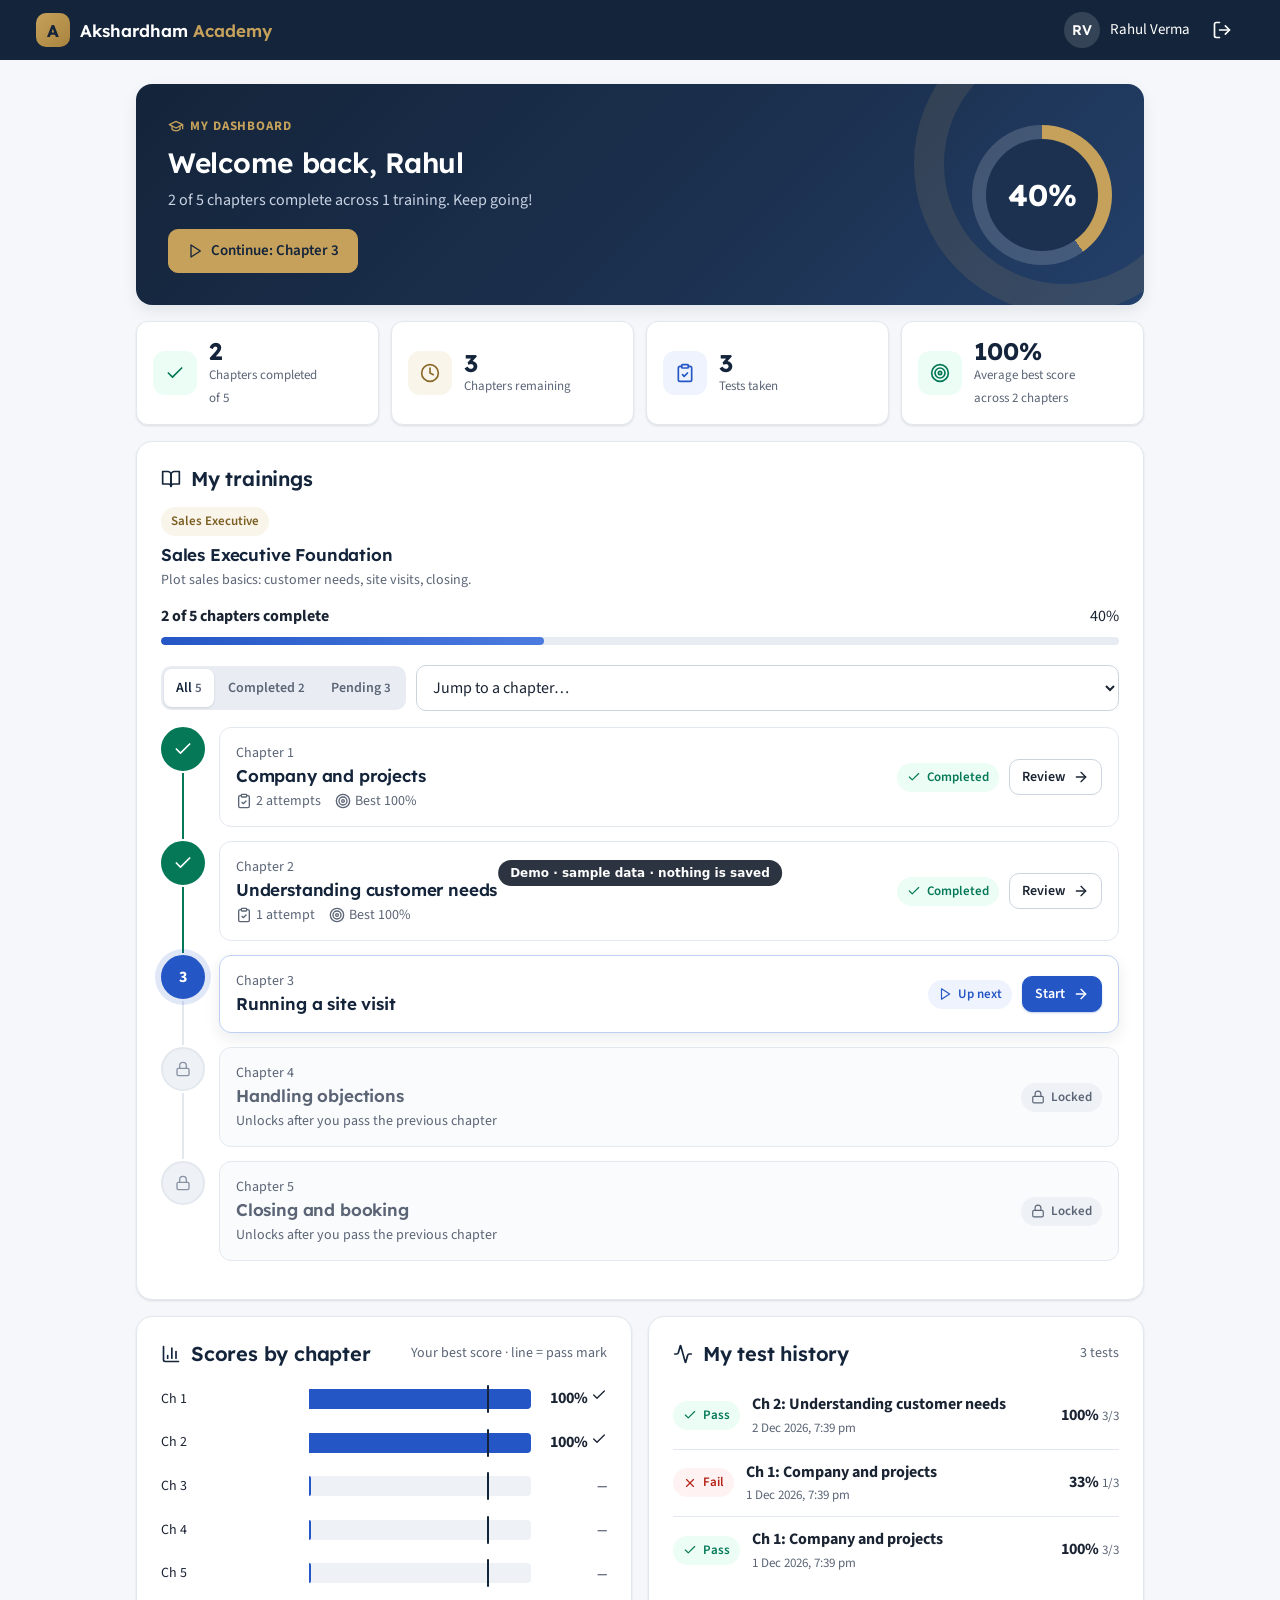
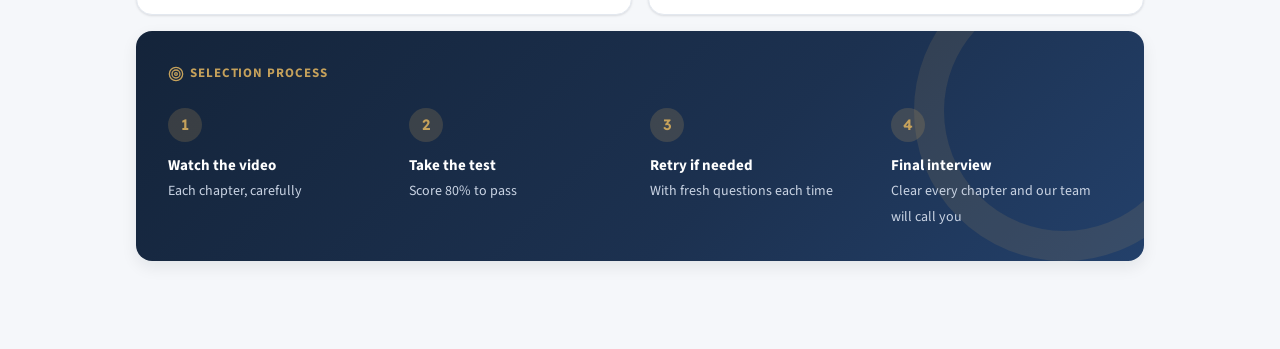
<file: lms-learner-demo.html>
<!doctype html>
<html lang="en">
<head>
  <meta charset="utf-8">
  <meta name="viewport" content="width=device-width, initial-scale=1">
  <title>Akshardham Academy Demo</title>
  <link rel="preconnect" href="https://fonts.googleapis.com">
  <link href="https://fonts.googleapis.com/css2?family=Lexend:wght@500;600;700&family=Source+Sans+3:wght@400;500;600;700&family=Noto+Sans+Devanagari:wght@400;600&display=swap" rel="stylesheet">
  <style>
/* Akshardham Academy — design tokens (Trust & Authority, brand navy/blue/gold) */
:root {
  --navy: #14243A; --navy-2: #1C3150; --blue: #2457C5; --blue-600: #1D47A3; --blue-50: #EEF3FD;
  --gold: #C5A15B; --gold-50: #FAF5EA;
  --bg: #F5F7FA; --surface: #FFFFFF; --text: #1B2433; --muted: #5B6576;
  --border: #E3E8EF; --border-strong: #CBD3DF;
  --ok: #047857; --ok-50: #ECFDF5; --err: #B42318; --err-50: #FEF3F2; --warn: #B45309; --warn-50: #FFFBEB;
  --r: 12px; --r-lg: 16px;
  --sh-1: 0 1px 2px rgba(16,24,40,.05), 0 1px 3px rgba(16,24,40,.07);
  --sh-2: 0 6px 16px rgba(16,24,40,.08);
  --sh-3: 0 16px 40px rgba(20,36,58,.18);
  --ease: cubic-bezier(.2,.8,.2,1); --dur: 200ms;
  --font-head: 'Lexend', 'Noto Sans Devanagari', system-ui, sans-serif;
  --font-body: 'Source Sans 3', 'Noto Sans Devanagari', system-ui, sans-serif;
}
* { box-sizing: border-box; }
html { -webkit-text-size-adjust: 100%; }
body { margin: 0; background: var(--bg); color: var(--text); font: 16px/1.6 var(--font-body); min-height: 100dvh; }
h1, h2, h3, h4 { font-family: var(--font-head); line-height: 1.25; margin: 0 0 8px; font-weight: 600; letter-spacing: -.01em; color: var(--navy); }
h1 { font-size: clamp(22px, 4vw, 28px); } h2 { font-size: 20px; } h3 { font-size: 17px; }
p { margin: 0 0 12px; }
a { color: var(--blue); text-underline-offset: 3px; }
.muted { color: var(--muted); } .small { font-size: 14px; }
.row { display: flex; gap: 10px; flex-wrap: wrap; align-items: center; }
.sr-only { position: absolute; width: 1px; height: 1px; overflow: hidden; clip: rect(0 0 0 0); white-space: nowrap; }
.skip { position: absolute; left: -999px; top: 8px; background: #fff; padding: 8px 12px; border-radius: 8px; z-index: 100; }
.skip:focus { left: 8px; }
:focus-visible { outline: 3px solid rgba(36,87,197,.45); outline-offset: 2px; }
svg.i { width: 20px; height: 20px; flex: none; stroke: currentColor; fill: none; stroke-width: 2; stroke-linecap: round; stroke-linejoin: round; }
svg.i.sm { width: 16px; height: 16px; } svg.i.lg { width: 28px; height: 28px; }

/* ---------- header ---------- */
.top { position: sticky; top: 0; z-index: 20; background: var(--navy); color: #fff; }
.top-in { max-width: 1240px; margin: 0 auto; padding: 8px 16px; display: flex; align-items: center; justify-content: space-between; gap: 12px; min-height: 60px; }
.brand { display: flex; align-items: center; gap: 10px; color: #fff; text-decoration: none; font: 600 17px var(--font-head); }
.brand b { color: var(--gold); font-weight: 600; }
.logo { width: 34px; height: 34px; border-radius: 10px; background: linear-gradient(135deg, var(--gold), #A9843F); display: grid; place-items: center; color: var(--navy); font-weight: 700; }
.user { display: flex; align-items: center; gap: 10px; font-size: 15px; }
.user-name { max-width: 180px; overflow: hidden; text-overflow: ellipsis; white-space: nowrap; }
@media (max-width: 560px) { .user-name { display: none; } }
.avatar { width: 36px; height: 36px; border-radius: 50%; background: var(--blue-50); color: var(--blue); display: grid; place-items: center; font: 600 14px var(--font-head); flex: none; }
.avatar.lg { width: 56px; height: 56px; font-size: 20px; }
.top .avatar { background: rgba(255,255,255,.14); color: #fff; }
.icon-btn { width: 44px; height: 44px; border-radius: 10px; border: 0; background: transparent; color: inherit; display: grid; place-items: center; cursor: pointer; transition: background var(--dur) var(--ease); }
.icon-btn:hover { background: rgba(255,255,255,.1); }

main { max-width: 1040px; margin: 0 auto; padding: 24px 16px 72px; }

/* ---------- surfaces ---------- */
.card { background: var(--surface); border: 1px solid var(--border); border-radius: var(--r-lg); padding: 20px; box-shadow: var(--sh-1); margin-bottom: 16px; }
@media (min-width: 768px) { .card { padding: 24px; } }
.card.narrow { max-width: 560px; margin: 8px auto 16px; }
.card-head { display: flex; justify-content: space-between; align-items: center; gap: 12px; flex-wrap: wrap; margin-bottom: 16px; }
.card-head h2 { margin: 0; display: flex; align-items: center; gap: 10px; }
.hero { position: relative; overflow: hidden; background: linear-gradient(135deg, var(--navy) 0%, var(--navy-2) 60%, #23406A 100%); color: #fff; border-radius: var(--r-lg); padding: 24px; margin-bottom: 16px; box-shadow: var(--sh-2); }
@media (min-width: 768px) { .hero { padding: 32px; } }
.hero::after { content: ""; position: absolute; right: -70px; top: -70px; width: 240px; height: 240px; border-radius: 50%; border: 30px solid rgba(197,161,91,.13); pointer-events: none; }
.hero > * { position: relative; z-index: 1; }
.hero h1, .hero h2 { color: #fff; } .hero .muted, .hero p { color: #C9D3E3; }
.eyebrow { display: inline-flex; align-items: center; gap: 6px; font-size: 13px; font-weight: 700; letter-spacing: .07em; text-transform: uppercase; color: var(--gold); margin-bottom: 8px; }
.card .eyebrow { color: #8A6A2B; }

/* ---------- buttons ---------- */
.btn { display: inline-flex; align-items: center; justify-content: center; gap: 8px; min-height: 44px; padding: 10px 18px; border-radius: 10px; border: 1px solid var(--border-strong); background: #fff; color: var(--text); font: 600 15px/1.2 var(--font-body); cursor: pointer; text-decoration: none; transition: background var(--dur) var(--ease), border-color var(--dur) var(--ease), color var(--dur), box-shadow var(--dur) var(--ease), transform 120ms var(--ease); touch-action: manipulation; }
.btn:hover { border-color: var(--blue); color: var(--blue); }
.btn:active { transform: scale(.98); }
.btn-primary { background: var(--blue); border-color: var(--blue); color: #fff; box-shadow: 0 1px 2px rgba(36,87,197,.3); }
.btn-primary:hover { background: var(--blue-600); border-color: var(--blue-600); color: #fff; }
.btn-gold { background: var(--gold); border-color: var(--gold); color: var(--navy); }
.btn-gold:hover { background: #D6B577; border-color: #D6B577; color: var(--navy); }
.btn-danger { color: var(--err); border-color: #F4C7C3; }
.btn-danger:hover { background: var(--err-50); border-color: var(--err); color: var(--err); }
.btn-sm { min-height: 36px; padding: 6px 12px; font-size: 14px; }
.btn-block { width: 100%; }
.btn:disabled { opacity: .45; cursor: not-allowed; transform: none; }
.btn-google { background: #fff; color: #1F1F1F; border-color: #DADCE0; width: 100%; min-height: 52px; font-size: 16px; }
.btn-google:hover { background: #F8FAFF; color: #1F1F1F; border-color: #BFC5CE; box-shadow: var(--sh-1); }
.btn-google svg { width: 20px; height: 20px; }
.link { border: 0; background: none; padding: 0; color: var(--blue); cursor: pointer; font: inherit; text-decoration: underline; text-underline-offset: 3px; }

/* ---------- forms ---------- */
.field { margin-bottom: 18px; }
label, .label { display: block; font-weight: 600; font-size: 15px; margin-bottom: 6px; }
.req { color: var(--err); }
.help { font-size: 14px; color: var(--muted); margin-top: 6px; }
input[type=text], input[type=tel], input[type=email], input[type=number], input[type=search], select, textarea { width: 100%; min-height: 46px; font: 16px var(--font-body); padding: 10px 12px; border: 1px solid var(--border-strong); border-radius: 10px; background: #fff; color: var(--text); transition: border-color var(--dur), box-shadow var(--dur); }
input:focus, select:focus, textarea:focus { outline: none; border-color: var(--blue); box-shadow: 0 0 0 4px rgba(36,87,197,.14); }
textarea { min-height: 110px; resize: vertical; }
.check { display: flex; align-items: flex-start; gap: 10px; font-weight: 500; cursor: pointer; margin: 0; }
.check input { width: 20px; height: 20px; margin-top: 2px; accent-color: var(--blue); flex: none; }
.grid-2 { display: grid; gap: 0 16px; }
@media (min-width: 640px) { .grid-2 { grid-template-columns: 1fr 1fr; } }
.form-error { color: var(--err); font-weight: 600; margin: 0 0 12px; }
.form-error:empty { display: none; }

/* option tiles (registration type + quiz answers) */
.opt { display: flex; align-items: center; gap: 12px; min-height: 52px; padding: 12px 14px; border: 1.5px solid var(--border); border-radius: 12px; margin: 0 0 8px; cursor: pointer; font-weight: 500; background: #fff; transition: border-color var(--dur), background var(--dur); }
.opt:hover { border-color: #9DB5EA; background: #FAFCFF; }
.opt input { width: 20px; height: 20px; accent-color: var(--blue); flex: none; margin: 0; }
.opt:has(input:checked) { border-color: var(--blue); background: var(--blue-50); }
.opt:has(input:focus-visible) { outline: 3px solid rgba(36,87,197,.4); outline-offset: 2px; }
.opt .opt-ico { width: 40px; height: 40px; border-radius: 10px; background: var(--gold-50); color: #8A6A2B; display: grid; place-items: center; flex: none; }
.opt strong { display: block; } .opt span.small { color: var(--muted); font-weight: 400; }
.opt-grid { display: grid; gap: 8px; }
@media (min-width: 640px) { .opt-grid { grid-template-columns: 1fr 1fr; } .opt-grid .opt { margin: 0; } }

/* ---------- badges & progress ---------- */
.badge { display: inline-flex; align-items: center; gap: 6px; font-size: 13px; font-weight: 600; padding: 4px 10px; border-radius: 99px; background: #EEF1F5; color: var(--muted); white-space: nowrap; }
.badge svg.i { width: 14px; height: 14px; }
.b-ok { background: var(--ok-50); color: var(--ok); } .b-blue { background: var(--blue-50); color: var(--blue); }
.b-err { background: var(--err-50); color: var(--err); } .b-warn { background: var(--warn-50); color: var(--warn); }
.b-gold { background: var(--gold-50); color: #7A5E22; }
.hero .badge { background: rgba(255,255,255,.12); color: #fff; }
.bar { height: 8px; background: #E7ECF3; border-radius: 99px; overflow: hidden; }
.bar > i { display: block; height: 100%; background: linear-gradient(90deg, var(--blue), #4C7BE0); border-radius: inherit; transition: width 500ms var(--ease); }
.hero .bar { background: rgba(255,255,255,.16); } .hero .bar > i { background: linear-gradient(90deg, var(--gold), #E2C68B); }
.ring { width: 140px; height: 140px; border-radius: 50%; display: grid; place-items: center; margin: 0 auto; }
.ring > div { width: 112px; height: 112px; border-radius: 50%; background: #fff; display: grid; place-items: center; font: 700 30px var(--font-head); color: var(--navy); }

/* ---------- selection steps ---------- */
.steps { list-style: none; margin: 16px 0 0; padding: 0; display: grid; gap: 14px; }
@media (min-width: 768px) { .steps { grid-template-columns: repeat(4, 1fr); gap: 20px; } }
.steps li { display: flex; gap: 12px; align-items: flex-start; }
@media (min-width: 768px) { .steps li { flex-direction: column; } }
.steps .n { width: 34px; height: 34px; border-radius: 50%; background: rgba(197,161,91,.2); color: var(--gold); display: grid; place-items: center; font: 600 15px var(--font-head); flex: none; }
.steps strong { display: block; color: #fff; font-size: 15px; } .steps span { font-size: 14px; color: #C9D3E3; }

/* ---------- chapter timeline ---------- */
.chapters { list-style: none; margin: 0; padding: 0; }
.chapter { position: relative; display: flex; gap: 14px; padding-bottom: 14px; }
.chapter:not(:last-child)::before { content: ""; position: absolute; left: 21px; top: 46px; bottom: 2px; width: 2px; background: var(--border); }
.chapter.passed:not(:last-child)::before { background: var(--ok); }
.node { width: 44px; height: 44px; border-radius: 50%; display: grid; place-items: center; flex: none; background: #EEF1F5; color: #8792A3; border: 2px solid var(--border); position: relative; z-index: 1; }
.passed .node { background: var(--ok); border-color: var(--ok); color: #fff; }
.available .node { background: var(--blue); border-color: var(--blue); color: #fff; box-shadow: 0 0 0 6px rgba(36,87,197,.14); }
.chapter-body { flex: 1; min-width: 0; background: #fff; border: 1px solid var(--border); border-radius: var(--r); padding: 14px 16px; display: flex; justify-content: space-between; align-items: center; gap: 12px; flex-wrap: wrap; }
.available .chapter-body { border-color: #BFD0F3; box-shadow: var(--sh-2); }
.locked .chapter-body { background: #FAFBFC; }
.locked h3 { color: var(--muted); }
.chapter h3 { margin: 0; }
.chapter-meta { font-size: 14px; color: var(--muted); display: flex; gap: 6px 14px; flex-wrap: wrap; margin-top: 4px; }
.chapter-meta span { display: inline-flex; align-items: center; gap: 4px; }

/* ---------- lesson ---------- */
.crumb { display: inline-flex; align-items: center; gap: 6px; font-size: 15px; font-weight: 600; text-decoration: none; margin-bottom: 12px; min-height: 44px; }
.video { position: relative; aspect-ratio: 16 / 9; border-radius: var(--r); overflow: hidden; background: #0B1424; margin: 16px 0; }
.video iframe { position: absolute; inset: 0; width: 100%; height: 100%; border: 0; }
.chips { display: flex; gap: 8px; flex-wrap: wrap; margin: 4px 0 16px; }

/* ---------- quiz ---------- */
.quiz-head { position: sticky; top: 60px; z-index: 5; background: #fff; padding: 12px 0; margin-bottom: 16px; border-bottom: 1px solid var(--border); }
.quiz-head .row { justify-content: space-between; margin-bottom: 8px; font-weight: 600; }
.q { border: 0; margin: 0 0 24px; padding: 0; min-width: 0; }
.q legend { font-weight: 600; font-size: 17px; margin-bottom: 12px; padding: 0; display: flex; gap: 10px; }
.qn { flex: none; width: 28px; height: 28px; border-radius: 8px; background: var(--blue-50); color: var(--blue); display: grid; place-items: center; font: 600 14px var(--font-head); }
.result { text-align: center; padding: 8px 0; }
.result h2 { margin-top: 16px; }
.result .row { justify-content: center; }

/* ---------- notices / empty ---------- */
.notice { display: flex; gap: 10px; align-items: flex-start; border-radius: 12px; padding: 12px 14px; margin: 12px 0; font-size: 15px; background: var(--warn-50); color: var(--warn); }
.notice.ok { background: var(--ok-50); color: var(--ok); } .notice.info { background: var(--blue-50); color: var(--blue-600); }
.hero .notice.ok { background: rgba(4,120,87,.22); color: #D1FAE5; }
.empty { text-align: center; padding: 32px 16px; color: var(--muted); }
.empty svg.i { width: 40px; height: 40px; color: #9AA6B8; margin-bottom: 8px; }

/* ---------- auth ---------- */
.auth { min-height: calc(100dvh - 60px); display: grid; align-items: center; padding: 24px 16px; }
.auth-grid { max-width: 980px; margin: 0 auto; display: grid; gap: 16px; width: 100%; }
@media (min-width: 880px) { .auth-grid { grid-template-columns: 1.15fr 1fr; gap: 20px; } }
.auth .hero, .auth .card { margin: 0; display: flex; flex-direction: column; justify-content: center; }
@media (min-width: 880px) { .auth .hero, .auth .card { padding: 40px; } }
.perks { list-style: none; padding: 0; margin: 20px 0 0; display: grid; gap: 14px; }
.perks li { display: flex; gap: 12px; align-items: flex-start; color: #DCE4F0; }
.perks svg.i { color: var(--gold); margin-top: 2px; }
.auth .card .logo { width: 48px; height: 48px; font-size: 22px; margin-bottom: 16px; }

/* ---------- tables ---------- */
.table-wrap { overflow-x: auto; margin: 0 -20px; }
@media (min-width: 768px) { .table-wrap { margin: 0 -24px; } }
table { border-collapse: collapse; width: 100%; font-size: 15px; }
th, td { text-align: left; padding: 12px 16px; border-bottom: 1px solid var(--border); vertical-align: middle; }
th { font-size: 12px; font-weight: 700; text-transform: uppercase; letter-spacing: .05em; color: var(--muted); background: #F8FAFC; white-space: nowrap; }
tbody tr { transition: background var(--dur); } tbody tr:hover { background: #F8FAFD; }
tbody tr:last-child td { border-bottom: 0; }
.sub { font-size: 13px; color: var(--muted); }
.person { display: flex; align-items: center; gap: 10px; min-width: 200px; }
.person a { font-weight: 600; text-decoration: none; }
.person a:hover { text-decoration: underline; }
.num { font-variant-numeric: tabular-nums; }
.mini-bar { display: flex; align-items: center; gap: 8px; min-width: 130px; } .mini-bar .bar { flex: 1; height: 6px; }
select.status { min-height: 36px; padding: 4px 8px; font-size: 14px; width: auto; }

/* ---------- admin layout ---------- */
.admin { max-width: 1240px; margin: 0 auto; }
@media (min-width: 1024px) { .admin { display: grid; grid-template-columns: 236px 1fr; } }
.side { padding: 12px 16px 0; }
@media (min-width: 1024px) { .side { position: sticky; top: 60px; height: calc(100dvh - 60px); padding: 24px 12px; border-right: 1px solid var(--border); background: #fff; } }
.side nav { display: flex; gap: 6px; overflow-x: auto; }
@media (min-width: 1024px) { .side nav { flex-direction: column; } }
.side .label { display: none; font-size: 12px; text-transform: uppercase; letter-spacing: .07em; color: var(--muted); padding: 0 12px; margin: 0 0 8px; }
@media (min-width: 1024px) { .side .label { display: block; } }
.nav-item { display: flex; align-items: center; gap: 10px; min-height: 44px; padding: 8px 12px; border-radius: 10px; color: var(--muted); text-decoration: none; font-weight: 600; white-space: nowrap; transition: background var(--dur), color var(--dur); }
.nav-item:hover { background: #EEF1F6; color: var(--text); }
.nav-item.on { background: var(--blue-50); color: var(--blue); }
.admin main { max-width: none; margin: 0; padding: 20px 16px 72px; min-width: 0; }
@media (min-width: 1024px) { .admin main { padding: 32px; } }
.page-head { display: flex; justify-content: space-between; align-items: flex-end; gap: 12px; flex-wrap: wrap; margin-bottom: 20px; }
.page-head h1 { margin: 0 0 4px; } .page-head p { margin: 0; }
.stats { display: grid; gap: 12px; grid-template-columns: repeat(2, 1fr); margin-bottom: 16px; }
@media (min-width: 900px) { .stats { grid-template-columns: repeat(4, 1fr); } }
.stat { background: #fff; border: 1px solid var(--border); border-radius: var(--r); padding: 16px; box-shadow: var(--sh-1); display: flex; gap: 12px; align-items: center; min-width: 0; }
.stat .ico { width: 44px; height: 44px; border-radius: 12px; display: grid; place-items: center; background: var(--blue-50); color: var(--blue); flex: none; }
.stat .ico.ok { background: var(--ok-50); color: var(--ok); } .stat .ico.gold { background: var(--gold-50); color: #8A6A2B; }
.stat .val { font: 700 24px var(--font-head); color: var(--navy); line-height: 1.1; font-variant-numeric: tabular-nums; }
.stat .lbl { font-size: 13px; color: var(--muted); }
.toolbar { display: flex; gap: 10px; flex-wrap: wrap; align-items: center; margin-bottom: 16px; }
.toolbar > * { flex: 1 1 150px; }
.search { position: relative; flex: 2 1 240px; }
.search svg.i { position: absolute; left: 12px; top: 50%; transform: translateY(-50%); color: var(--muted); }
.search input { padding-left: 40px; }
details.card > summary { cursor: pointer; list-style: none; display: flex; align-items: center; gap: 10px; font-weight: 600; min-height: 32px; }
details.card > summary::-webkit-details-marker { display: none; }
details.card[open] > summary { margin-bottom: 12px; }
.attempt { border: 1px solid var(--border); border-radius: var(--r); margin-bottom: 8px; }
.attempt > summary { cursor: pointer; padding: 12px 14px; display: flex; gap: 8px 12px; flex-wrap: wrap; align-items: center; list-style: none; }
.attempt > summary::-webkit-details-marker { display: none; }
.attempt-body { padding: 0 14px 14px; border-top: 1px solid var(--border); }
.qb-item { border: 1px solid var(--border); border-radius: var(--r); padding: 12px 14px; margin-bottom: 8px; display: flex; gap: 12px; justify-content: space-between; align-items: flex-start; }
.qb-item ol { margin: 6px 0 0; padding-left: 20px; font-size: 15px; list-style: upper-alpha; }
.ok-t { color: var(--ok); font-weight: 600; } .err-t { color: var(--err); font-weight: 600; }
code { background: #F1F4F9; padding: 2px 6px; border-radius: 6px; font-size: 14px; word-break: break-word; }

/* ---------- dashboard charts ---------- */
.chart-grid { display: grid; gap: 0 16px; }
@media (min-width: 1100px) { .chart-grid { grid-template-columns: 1fr 1fr; } }
.stat .sub { margin-top: 2px; }
.seg { display: inline-flex; background: #E9EDF3; border-radius: 10px; padding: 3px; gap: 2px; flex-wrap: wrap; }
.seg button { border: 0; background: transparent; font: 600 14px var(--font-body); color: var(--muted); padding: 8px 12px; min-height: 38px; border-radius: 8px; cursor: pointer; transition: background var(--dur), color var(--dur); }
.seg button:hover { color: var(--text); }
.seg button.on { background: #fff; color: var(--navy); box-shadow: var(--sh-1); }
.funnel { display: grid; gap: 10px; }
.f-row { display: grid; grid-template-columns: minmax(96px, 136px) 1fr auto; gap: 12px; align-items: center; padding: 4px 0; border-radius: 8px; cursor: default; }
.f-lbl { font-size: 14px; color: var(--text); }
.f-track { height: 20px; }
.f-track i { display: block; height: 100%; min-width: 2px; background: var(--blue); border-radius: 0 4px 4px 0; transition: width 500ms var(--ease); }
.f-row:hover .f-track i, .f-row:focus-visible .f-track i { background: var(--blue-600); }
.f-val { font-weight: 700; min-width: 64px; text-align: right; }
.cols { display: flex; gap: 8px; height: 180px; }
.cols-y { display: flex; flex-direction: column; justify-content: space-between; font-size: 12px; color: var(--muted); padding-bottom: 1px; }
.cols-plot { flex: 1; display: flex; align-items: flex-end; gap: 2px; border-bottom: 1px solid var(--border); background: linear-gradient(var(--border), var(--border)) top / 100% 1px no-repeat; }
.col { flex: 1; height: 100%; display: flex; align-items: flex-end; justify-content: center; cursor: default; }
.col i { display: block; width: 100%; max-width: 24px; background: var(--blue); border-radius: 4px 4px 0 0; transition: height 500ms var(--ease); }
.col:hover i, .col:focus-visible i { background: var(--blue-600); }
.cols-x { display: flex; justify-content: space-between; font-size: 12px; color: var(--muted); margin: 6px 0 0 28px; }
.stack { display: flex; gap: 2px; height: 20px; border-radius: 4px; overflow: hidden; }
.stack i { display: block; min-width: 4px; cursor: default; }
.legend { list-style: none; margin: 14px 0 0; padding: 0; display: grid; gap: 8px; }
.legend li { display: flex; align-items: center; gap: 8px; font-size: 15px; }
.legend b { margin-left: auto; } .legend .sub { min-width: 40px; text-align: right; }
.sw { width: 10px; height: 10px; border-radius: 50%; flex: none; }
.feed { list-style: none; margin: 0; padding: 0; }
.feed li { display: flex; align-items: center; gap: 12px; padding: 10px 0; border-bottom: 1px solid var(--border); }
.feed li:last-child { border-bottom: 0; }
.feed a { text-decoration: none; } .feed a:hover { text-decoration: underline; }
#tip { position: absolute; z-index: 60; transform: translate(-50%, -100%); background: var(--navy); color: #fff; font-size: 13px; font-weight: 600; padding: 6px 10px; border-radius: 8px; box-shadow: var(--sh-2); pointer-events: none; opacity: 0; transition: opacity 120ms; white-space: nowrap; }
#tip.on { opacity: 1; }

/* ---------- learner dashboard ---------- */
.dash-hero { display: grid; gap: 20px; align-items: center; }
@media (min-width: 640px) { .dash-hero { grid-template-columns: 1fr auto; } }
.dash-hero p { margin-bottom: 16px; }
.hero .ring > div { background: var(--navy-2); color: #fff; }
.seg a { display: inline-flex; align-items: center; gap: 6px; font: 600 14px var(--font-body); color: var(--muted); padding: 8px 12px; min-height: 38px; border-radius: 8px; text-decoration: none; transition: background var(--dur), color var(--dur); }
.seg a:hover { color: var(--text); }
.seg a.on { background: #fff; color: var(--navy); box-shadow: var(--sh-1); }
.score-track { position: relative; background: #EEF1F5; border-radius: 0 4px 4px 0; }
.pass-mark { position: absolute; top: -4px; bottom: -4px; width: 2px; background: var(--navy); border-radius: 1px; }
.chapters > li.empty { display: block; }

/* ---------- celebrations ---------- */
.welcome { text-align: center; border-color: #E8D9B5; background: linear-gradient(180deg, var(--gold-50), #fff 70%); }
.welcome-ico { width: 64px; height: 64px; border-radius: 50%; background: var(--gold); color: var(--navy); display: grid; place-items: center; margin: 0 auto 12px; box-shadow: 0 0 0 8px rgba(197,161,91,.18); }
.welcome .row { justify-content: center; }
.welcome ol { text-align: left; max-width: 420px; margin: 12px auto 20px; padding-left: 20px; }
.confetti { position: fixed; inset: 0; pointer-events: none; z-index: 90; overflow: hidden; }
.confetti i { position: absolute; top: -14px; width: 8px; height: 12px; border-radius: 2px; animation-name: fall; animation-timing-function: linear; animation-fill-mode: forwards; }
@keyframes fall { to { transform: translateY(110vh) rotate(600deg); } }

/* ---------- toast / skeleton / motion ---------- */
#toasts { position: fixed; left: 50%; bottom: 20px; transform: translateX(-50%); z-index: 100; display: grid; gap: 8px; width: min(420px, calc(100% - 32px)); }
.toast { display: flex; gap: 10px; align-items: center; background: var(--navy); color: #fff; padding: 12px 16px; border-radius: 12px; box-shadow: var(--sh-3); font-weight: 500; animation: rise 220ms var(--ease); }
.toast.err { background: var(--err); }
.sk { background: linear-gradient(90deg, #E7EBF1 25%, #F2F5F8 50%, #E7EBF1 75%); background-size: 200% 100%; animation: shimmer 1.2s infinite; border-radius: var(--r-lg); }
@keyframes shimmer { to { background-position: -200% 0; } }
@keyframes rise { from { opacity: 0; transform: translateY(8px); } }
.fade-in { animation: rise 260ms var(--ease) both; }
.stagger > * { animation: rise 280ms var(--ease) both; }
.stagger > *:nth-child(2) { animation-delay: 40ms; } .stagger > *:nth-child(3) { animation-delay: 80ms; }
.stagger > *:nth-child(4) { animation-delay: 120ms; } .stagger > *:nth-child(5) { animation-delay: 160ms; }
.stagger > *:nth-child(n+6) { animation-delay: 200ms; }
@media (prefers-reduced-motion: reduce) { *, *::before, *::after { animation: none !important; transition: none !important; } }

</style>
  <meta name="theme-color" content="#14243A">
</head>
<body>
  <div id="app"><header class="top"><div class="top-in"></div></header>
    <main aria-busy="true"><div class="sk" style="height:180px;margin-bottom:16px"></div><div class="sk" style="height:320px"></div></main></div>
  <script>window.DEMO_ROLE='learner';
// DEMO MODE: in-browser stand-in for Supabase. Sample data only; nothing leaves the browser.
// The RPCs mirror schema.sql: unlock rule, new paper on retry, answer keys never returned to learners.
(function () {
  const ROLE = window.DEMO_ROLE || 'learner';
  let n = 0;
  const uuid = () => { n++; return ('00000000-0000-4000-8000-' + String(n).padStart(12, '0')); };
  const now = () => new Date().toISOString();
  const ago = d => new Date(Date.now() - d * 864e5).toISOString();
  const clone = o => JSON.parse(JSON.stringify(o));

  // ---------- seed ----------
  const db = { courses: [], modules: [], questions: [], profiles: [], enrollments: [], attempts: [], employee_invites: [] };
  const C1 = uuid(), C2 = uuid(), C3 = uuid();
  db.courses.push(
    { id: C1, title: 'Sales Executive Foundation', category: 'Sales Executive', audience: 'candidate', description: 'Plot sales basics: customer needs, site visits, closing.', published: true, created_at: ago(30) },
    { id: C2, title: 'Agent Onboarding', category: 'Channel Partner', audience: 'agent', description: 'How to work with us as a property agent.', published: true, created_at: ago(20) },
    { id: C3, title: 'Telecaller Script', category: 'Telecaller', audience: 'employee', description: 'Call opening, rapport and next step.', published: true, created_at: ago(10) });
  const chapters = [
    ['Company and projects', 'Who we are and the colonies we sell.'],
    ['Understanding customer needs', 'Budget, location, plot size: asking the right questions.'],
    ['Running a site visit', 'Before, during and after the visit.'],
    ['Handling objections', 'Price, timing and trust objections.'],
    ['Closing and booking', 'Token, documents and booking form.'],
  ];
  const QBANK = [
    ['What should you confirm first with a new customer?', ['Budget and location', 'Their favourite colour', 'Office timings', 'Nothing'], 0],
    ['A customer says "price is high". Best first step?', ['End the call', 'Understand what they compare it with', 'Offer a discount immediately', 'Argue'], 1],
    ['When should the next follow-up date be set?', ['Never', 'Next month', 'At the end of every call', 'Only after booking'], 2],
    ['What is a site visit for?', ['Show the plot and build trust', 'Collect cash only', 'Skip the meeting', 'Nothing'], 0],
    ['Which detail helps most in rapport?', ['Their village or work', 'The weather only', 'Your salary', 'None'], 0],
    ['What does "token" mean in a booking?', ['A gift', 'An advance that holds the plot', 'A lottery ticket', 'A discount'], 1],
  ];
  const mods = {};
  chapters.forEach(([t, d], i) => {
    const id = uuid(); mods[i] = id;
    db.modules.push({ id, course_id: C1, seq: i + 1, title: t, description: d, videos: 'https://youtu.be/DEMOxVIDEO' + (i + 1), pass_pct: 80, questions_per_test: 3, published: true, created_at: ago(30) });
    QBANK.forEach(([q, o, c]) => db.questions.push({ id: uuid(), module_id: id, text: q, options: o, correct: c, created_at: ago(30) }));
  });
  [C2, C3].forEach(cid => ['Introduction', 'Process', 'Rules'].forEach((t, i) => {
    const id = uuid(); db.modules.push({ id, course_id: cid, seq: i + 1, title: t, description: '', videos: '', pass_pct: 80, questions_per_test: 3, published: true, created_at: ago(10) });
    QBANK.forEach(([q, o, c]) => db.questions.push({ id: uuid(), module_id: id, text: q, options: o, correct: c, created_at: ago(10) }));
  }));

  const ME = uuid(), ADMIN = uuid();
  const people = [
    [ME, 'Rahul Verma', '9876500101', 'candidate', 'active', 'rahul.demo@example.com', 4],
    [uuid(), 'Priya Sharma', '9876500102', 'candidate', 'shortlisted', 'priya.demo@example.com', 0],
    [uuid(), 'Mohit Jain', '9876500103', 'candidate', 'active', 'mohit.demo@example.com', 2],
    [uuid(), 'Kavita Meena', '9876500104', 'agent', 'active', 'kavita.demo@example.com', 8],
    [uuid(), 'Deepak Singh', '9876500105', 'employee', 'active', 'deepak.demo@example.com', 6],
    [uuid(), 'Anjali Gupta', '9876500106', 'candidate', 'rejected', 'anjali.demo@example.com', 12],
  ];
  people.forEach(([id, name, phone, type, status, email, d]) => db.profiles.push({ id, email, full_name: name, phone, user_type: type, role: 'learner', status, notes: '', created_at: ago(d + 3) }));
  db.profiles.push({ id: ADMIN, email: 'admin.demo@example.com', full_name: 'Demo Admin', phone: '9876500100', user_type: 'employee', role: 'admin', status: 'active', notes: '', created_at: ago(40) });
  const courseOf = { candidate: C1, agent: C2, employee: C3 };
  people.forEach(([id, , , type]) => db.enrollments.push({ user_id: id, course_id: courseOf[type], created_at: ago(5) }));

  // past attempts: [user index, module index, passed]
  const att = (uid, mid, passed, d) => {
    const qs = db.questions.filter(q => q.module_id === mid).slice(0, 3);
    const score = passed ? 3 : 1;
    db.attempts.push({ id: uuid(), user_id: uid, module_id: mid, question_ids: qs.map(q => q.id),
      detail: qs.map((q, i) => ({ question: q.text, options: q.options, correct: q.correct, chosen: passed || i === 0 ? q.correct : (q.correct + 1) % q.options.length })),
      score, total: 3, pct: passed ? 100 : 33.33, passed, started_at: ago(d), submitted_at: ago(d) });
  };
  att(ME, mods[0], false, 3); att(ME, mods[0], true, 3); att(ME, mods[1], true, 2);
  const pid = i => people[i][0];
  [0, 1, 2, 3, 4].forEach(i => att(pid(1), mods[i], true, 1));      // Priya: all clear
  att(pid(2), mods[0], true, 1); att(pid(2), mods[1], false, 1);     // Mohit
  att(pid(5), mods[0], false, 6);                                    // Anjali
  db.employee_invites.push({ email: 'new.employee@example.com', full_name: 'Sanjay Kumar', phone: '9876500107', course_ids: [C3], created_at: ago(1) });

  // ---------- auth ----------
  let uid = ROLE === 'admin' ? ADMIN : ME;
  let signedIn = true;
  const user = () => ({ id: uid, email: (db.profiles.find(p => p.id === uid) || {}).email });
  const isAdmin = () => !!db.profiles.find(p => p.id === uid && p.role === 'admin' && p.status !== 'inactive');

  // ---------- RPCs (same rules as schema.sql) ----------
  const passedMod = (m, u) => db.attempts.some(a => a.module_id === m && a.user_id === u && a.passed);
  function unlocked(mid) {
    const m = db.modules.find(x => x.id === mid); if (!m || !m.published) return false;
    const c = db.courses.find(x => x.id === m.course_id && x.published); if (!c) return false;
    if (!db.enrollments.some(e => e.course_id === m.course_id && e.user_id === uid)) return false;
    const p = db.profiles.find(x => x.id === uid); if (!p || p.status === 'inactive') return false;
    return !db.modules.some(prev => prev.course_id === m.course_id && prev.published && prev.seq < m.seq && !passedMod(prev.id, uid));
  }
  const rpc = {
    claim_invite: () => false,
    register: ({ p_name, p_phone, p_type, p_course }) => {
      db.profiles.push({ id: uid, email: user().email, full_name: p_name, phone: p_phone, user_type: p_type, role: 'learner', status: 'active', notes: '', created_at: now() });
      db.enrollments.push({ user_id: uid, course_id: p_course, created_at: now() });
      return null;
    },
    my_modules: ({ p_course }) => db.modules.filter(m => m.course_id === p_course && m.published).sort((a, b) => a.seq - b.seq).map(m => {
      const mine = db.attempts.filter(a => a.module_id === m.id && a.user_id === uid);
      const ok = unlocked(m.id), passed = mine.some(a => a.passed);
      return { id: m.id, seq: m.seq, title: m.title, description: m.description, videos: ok ? m.videos : null, pass_pct: m.pass_pct,
        state: passed ? 'passed' : ok ? 'available' : 'locked', best_pct: mine.length ? Math.max(...mine.map(a => +a.pct || 0)) : null,
        attempt_count: mine.filter(a => a.submitted_at).length };
    }),
    my_attempts: () => db.attempts.filter(a => a.user_id === uid && a.submitted_at).sort((a, b) => b.submitted_at.localeCompare(a.submitted_at)).map(a => {
      const m = db.modules.find(x => x.id === a.module_id);
      return { id: a.id, course_id: m.course_id, module_id: a.module_id, chapter: m.title, score: a.score, total: a.total, pct: a.pct, passed: a.passed, submitted_at: a.submitted_at };
    }),
    start_attempt: ({ p_module }) => {
      if (!unlocked(p_module)) throw new Error('Module locked');
      let a = db.attempts.find(x => x.user_id === uid && x.module_id === p_module && !x.submitted_at);
      if (!a) {
        const last = db.attempts.filter(x => x.user_id === uid && x.module_id === p_module && x.submitted_at).sort((x, y) => y.submitted_at.localeCompare(x.submitted_at))[0];
        const prev = last ? last.question_ids : [];
        const m = db.modules.find(x => x.id === p_module);
        const pool = db.questions.filter(q => q.module_id === p_module).map(q => ({ q, r: Math.random() + (prev.includes(q.id) ? 1 : 0) })).sort((x, y) => x.r - y.r);
        a = { id: uuid(), user_id: uid, module_id: p_module, question_ids: pool.slice(0, m.questions_per_test).map(x => x.q.id), started_at: now(), submitted_at: null };
        db.attempts.push(a);
      }
      return { attempt_id: a.id, questions: a.question_ids.map(id => { const q = db.questions.find(x => x.id === id); return { id: q.id, text: q.text, options: q.options }; }) };
    },
    submit_attempt: ({ p_attempt, p_answers }) => {
      const a = db.attempts.find(x => x.id === p_attempt && x.user_id === uid && !x.submitted_at);
      if (!a) throw new Error('Attempt not found or already submitted');
      const qs = a.question_ids.map(id => db.questions.find(x => x.id === id));
      const score = qs.filter(q => +p_answers[q.id] === q.correct).length, total = qs.length;
      const pass = db.modules.find(m => m.id === a.module_id).pass_pct, pct = Math.round(10000 * score / Math.max(total, 1)) / 100;
      Object.assign(a, { detail: qs.map(q => ({ question: q.text, options: q.options, correct: q.correct, chosen: +p_answers[q.id] })), score, total, pct, passed: pct >= pass, submitted_at: now() });
      return { score, total, pct, passed: pct >= pass, pass_pct: pass };
    },
    admin_users: () => !isAdmin() ? [] : db.profiles.slice().sort((a, b) => b.created_at.localeCompare(a.created_at)).map(p => {
      const cids = db.enrollments.filter(e => e.user_id === p.id).map(e => e.course_id);
      const mine = db.attempts.filter(a => a.user_id === p.id);
      return { id: p.id, full_name: p.full_name, email: p.email, phone: p.phone, user_type: p.user_type, status: p.status, notes: p.notes, created_at: p.created_at,
        courses: cids.map(c => db.courses.find(x => x.id === c).title).join(', ') || null,
        modules_total: db.modules.filter(m => m.published && cids.includes(m.course_id)).length,
        modules_passed: new Set(mine.filter(a => a.passed).map(a => a.module_id)).size,
        attempts: mine.filter(a => a.submitted_at).length,
        last_activity: mine.map(a => a.submitted_at || a.started_at).sort().pop() || null };
    }),
  };

  // ---------- tiny PostgREST-style query builder ----------
  const FK = { courses: 'course_id', profiles: 'user_id', modules: 'module_id' };
  function splitTop(s) { const out = []; let d = 0, cur = ''; for (const ch of s) { if (ch === '(') d++; if (ch === ')') d--; if (ch === ',' && !d) { out.push(cur.trim()); cur = ''; } else cur += ch; } if (cur.trim()) out.push(cur.trim()); return out; }
  function project(table, row, sel) {
    if (!sel || sel === '*') return clone(row);
    const o = {};
    splitTop(sel).forEach(part => {
      const m = part.match(/^(\w+)\((.*)\)$/);
      if (part === '*') Object.assign(o, clone(row));
      else if (m) {
        const [, rel, inner] = m;
        if (FK[rel] && row[FK[rel]] !== undefined) { const r = db[rel].find(x => x.id === row[FK[rel]]); o[rel] = r ? project(rel, r, inner) : null; }
        else { const back = FK[table]; const rows = db[rel].filter(x => x[back] === row.id); o[rel] = inner === 'count' ? [{ count: rows.length }] : rows.map(r => project(rel, r, inner)); }
      } else o[part] = row[part] === undefined ? null : clone(row[part]);
    });
    return o;
  }
  function from(table) {
    const st = { op: 'select', sel: '*', filters: [], orders: [], one: null, payload: null, ret: false };
    const q = {
      select(s) { if (st.op === 'select') st.sel = s || '*'; else { st.ret = true; st.sel = s || '*'; } return q; },
      eq(c, v) { st.filters.push(r => r[c] === v); return q; },
      neq(c, v) { st.filters.push(r => r[c] !== v); return q; },
      in(c, arr) { st.filters.push(r => arr.includes(r[c])); return q; },
      not(c, op, v) { st.filters.push(r => op === 'is' && v === null ? r[c] != null : r[c] !== v); return q; },
      order(c, o) { st.orders.push([c, !(o && o.ascending === false)]); return q; },
      limit() { return q; },
      single() { st.one = 'single'; return q; }, maybeSingle() { st.one = 'maybe'; return q; },
      insert(p) { st.op = 'insert'; st.payload = p; return q; },
      update(p) { st.op = 'update'; st.payload = p; return q; },
      delete() { st.op = 'delete'; return q; },
      then(res, rej) { return Promise.resolve().then(run).then(res, rej); },
    };
    function visible(r) { // row level security, as in schema.sql
      if (isAdmin()) return true;
      if (table === 'courses') return r.published;
      if (table === 'profiles') return r.id === uid;
      if (table === 'enrollments') return r.user_id === uid;
      return false;
    }
    function run() {
      try {
        const rows = db[table];
        if (st.op === 'insert') {
          if (!isAdmin()) throw new Error('new row violates row-level security policy');
          const list = (Array.isArray(st.payload) ? st.payload : [st.payload]).map(r => Object.assign({ id: uuid(), created_at: now() }, clone(r)));
          rows.push(...list);
          return { data: st.ret ? (st.one ? project(table, list[0], st.sel) : list.map(r => project(table, r, st.sel))) : null, error: null };
        }
        let hit = rows.filter(r => visible(r) && st.filters.every(f => f(r)));
        if (st.op === 'update') { if (!isAdmin()) hit = []; hit.forEach(r => Object.assign(r, clone(st.payload))); }
        if (st.op === 'delete') { if (!isAdmin()) hit = []; db[table] = rows.filter(r => !hit.includes(r)); return { data: null, error: null }; }
        st.orders.slice().reverse().forEach(([c, asc]) => hit = hit.slice().sort((a, b) => (a[c] > b[c] ? 1 : a[c] < b[c] ? -1 : 0) * (asc ? 1 : -1)));
        const out = hit.map(r => project(table, r, st.sel));
        if (st.one === 'single') return out.length === 1 ? { data: out[0], error: null } : { data: null, error: { message: 'Row not found' } };
        if (st.one === 'maybe') return { data: out[0] || null, error: null };
        return { data: out, error: null };
      } catch (e) { return { data: null, error: { message: e.message } }; }
    }
    return q;
  }

  const client = {
    auth: {
      getSession: () => Promise.resolve({ data: { session: signedIn ? { user: user() } : null } }),
      signInWithOAuth: () => { signedIn = true; setTimeout(() => (window.render || window.boot)(), 50); return Promise.resolve({}); },
      signOut: () => { signedIn = false; return Promise.resolve({}); },
      onAuthStateChange: () => ({ data: { subscription: { unsubscribe() {} } } }),
    },
    from,
    rpc: (name, args) => new Promise(r => setTimeout(() => {
      try { if (!rpc[name]) throw new Error('Unknown function ' + name); r({ data: clone(rpc[name](args || {})), error: null }); }
      catch (e) { r({ data: null, error: { message: e.message } }); }
    }, name === 'submit_attempt' ? 500 : 150)),
  };
  window.supabase = { createClient: () => client };
})();

</script>
  <script>
// ===== Fill these two from Supabase → Project Settings → API =====
const SUPABASE_URL = 'https://demo.invalid';
const SUPABASE_ANON_KEY = 'demo';
// ==================================================================

const sb = supabase.createClient(SUPABASE_URL, SUPABASE_ANON_KEY, { auth: { flowType: 'pkce' } });
const $app = document.getElementById('app');

const esc = s => String(s ?? '').replace(/[&<>"']/g, c => ({ '&': '&amp;', '<': '&lt;', '>': '&gt;', '"': '&quot;', "'": '&#39;' }[c]));
const initials = name => String(name || '?').trim().split(/\s+/).slice(0, 2).map(w => w[0]).join('').toUpperCase();

// Lucide icon paths (MIT)
const ICONS = {
  check: '<path d="M20 6 9 17l-5-5"/>',
  lock: '<rect width="18" height="11" x="3" y="11" rx="2"/><path d="M7 11V7a5 5 0 0 1 10 0v4"/>',
  play: '<polygon points="6 3 20 12 6 21 6 3"/>',
  left: '<path d="m12 19-7-7 7-7"/><path d="M19 12H5"/>',
  right: '<path d="M5 12h14"/><path d="m12 5 7 7-7 7"/>',
  logout: '<path d="M9 21H5a2 2 0 0 1-2-2V5a2 2 0 0 1 2-2h4"/><polyline points="16 17 21 12 16 7"/><line x1="21" x2="9" y1="12" y2="12"/>',
  users: '<path d="M16 21v-2a4 4 0 0 0-4-4H6a4 4 0 0 0-4 4v2"/><circle cx="9" cy="7" r="4"/><path d="M22 21v-2a4 4 0 0 0-3-3.87"/><path d="M16 3.13a4 4 0 0 1 0 7.75"/>',
  userPlus: '<path d="M16 21v-2a4 4 0 0 0-4-4H6a4 4 0 0 0-4 4v2"/><circle cx="9" cy="7" r="4"/><line x1="19" x2="19" y1="8" y2="14"/><line x1="22" x2="16" y1="11" y2="11"/>',
  layers: '<path d="M12.83 2.18a2 2 0 0 0-1.66 0L2.6 6.08a1 1 0 0 0 0 1.83l8.58 3.91a2 2 0 0 0 1.66 0l8.58-3.9a1 1 0 0 0 0-1.83Z"/><path d="m22 17.65-9.17 4.16a2 2 0 0 1-1.66 0L2 17.65"/><path d="m22 12.65-9.17 4.16a2 2 0 0 1-1.66 0L2 12.65"/>',
  download: '<path d="M21 15v4a2 2 0 0 1-2 2H5a2 2 0 0 1-2-2v-4"/><polyline points="7 10 12 15 17 10"/><line x1="12" x2="12" y1="15" y2="3"/>',
  search: '<circle cx="11" cy="11" r="8"/><path d="m21 21-4.3-4.3"/>',
  plus: '<path d="M5 12h14"/><path d="M12 5v14"/>',
  trash: '<path d="M3 6h18"/><path d="M19 6v14c0 1-1 2-2 2H7c-1 0-2-1-2-2V6"/><path d="M8 6V4c0-1 1-2 2-2h4c1 0 2 1 2 2v2"/>',
  award: '<circle cx="12" cy="8" r="6"/><path d="M15.477 12.89 17 22l-5-3-5 3 1.523-9.11"/>',
  retry: '<path d="M3 12a9 9 0 1 0 9-9 9.75 9.75 0 0 0-6.74 2.74L3 8"/><path d="M3 3v5h5"/>',
  external: '<path d="M15 3h6v6"/><path d="M10 14 21 3"/><path d="M18 13v6a2 2 0 0 1-2 2H5a2 2 0 0 1-2-2V8a2 2 0 0 1 2-2h6"/>',
  alert: '<path d="m21.73 18-8-14a2 2 0 0 0-3.48 0l-8 14A2 2 0 0 0 4 21h16a2 2 0 0 0 1.73-3"/><path d="M12 9v4"/><path d="M12 17h.01"/>',
  x: '<path d="M18 6 6 18"/><path d="m6 6 12 12"/>',
  cap: '<path d="M22 10v6M2 10l10-5 10 5-10 5z"/><path d="M6 12v5c3 3 9 3 12 0v-5"/>',
  shield: '<path d="M20 13c0 5-3.5 7.5-7.66 8.95a1 1 0 0 1-.67-.01C7.5 20.5 4 18 4 13V6a1 1 0 0 1 1-1c2 0 4.5-1.2 6.24-2.72a1.17 1.17 0 0 1 1.52 0C14.51 3.81 17 5 19 5a1 1 0 0 1 1 1z"/><path d="m9 12 2 2 4-4"/>',
  clipboard: '<rect width="8" height="4" x="8" y="2" rx="1"/><path d="M16 4h2a2 2 0 0 1 2 2v14a2 2 0 0 1-2 2H6a2 2 0 0 1-2-2V6a2 2 0 0 1 2-2h2"/><path d="m9 14 2 2 4-4"/>',
  target: '<circle cx="12" cy="12" r="10"/><circle cx="12" cy="12" r="6"/><circle cx="12" cy="12" r="2"/>',
  video: '<path d="m16 13 5.223 3.482a.5.5 0 0 0 .777-.416V7.87a.5.5 0 0 0-.752-.432L16 10.5"/><rect x="2" y="6" width="14" height="12" rx="2"/>',
  briefcase: '<path d="M16 20V4a2 2 0 0 0-2-2h-4a2 2 0 0 0-2 2v16"/><rect width="20" height="14" x="2" y="6" rx="2"/>',
  handshake: '<path d="m11 17 2 2a1 1 0 1 0 3-3"/><path d="m14 14 2.5 2.5a1 1 0 1 0 3-3l-3.88-3.88a3 3 0 0 0-4.24 0l-.88.88a1 1 0 1 1-3-3l2.81-2.81a5.79 5.79 0 0 1 7.06-.87l.47.28a2 2 0 0 0 1.42.25L21 4"/><path d="m21 3 1 11h-2"/><path d="M3 3 2 14l6.5 6.5a1 1 0 1 0 3-3"/><path d="M3 4h8"/>',
  book: '<path d="M2 3h6a4 4 0 0 1 4 4v14a3 3 0 0 0-3-3H2z"/><path d="M22 3h-6a4 4 0 0 0-4 4v14a3 3 0 0 1 3-3h7z"/>',
  clock: '<circle cx="12" cy="12" r="10"/><polyline points="12 6 12 12 16 14"/>',
  chart: '<path d="M3 3v16a2 2 0 0 0 2 2h16"/><path d="M18 17V9"/><path d="M13 17V5"/><path d="M8 17v-3"/>',
  funnel: '<path d="M10 20a1 1 0 0 0 .553.895l2 1A1 1 0 0 0 14 21v-7a2 2 0 0 1 .517-1.341L21.74 4.67A1 1 0 0 0 21 3H3a1 1 0 0 0-.742 1.67l7.225 7.989A2 2 0 0 1 10 14z"/>',
  activity: '<path d="M22 12h-2.48a2 2 0 0 0-1.93 1.46l-2.35 8.36a.25.25 0 0 1-.48 0L9.24 2.18a.25.25 0 0 0-.48 0l-2.35 8.36A2 2 0 0 1 4.49 12H2"/>',
  pie: '<path d="M21 12c.552 0 1.005-.449.95-.998a10 10 0 0 0-8.953-8.951c-.55-.055-.998.398-.998.95v8a1 1 0 0 0 1 1z"/><path d="M21.21 15.89A10 10 0 1 1 8 2.83"/>',
  whatsapp: '<path d="M7.9 20A9 9 0 1 0 4 16.1L2 22Z"/>',
  phone: '<path d="M13.832 16.568a1 1 0 0 0 1.213-.303l.355-.465A2 2 0 0 1 17 15h3a2 2 0 0 1 2 2v3a2 2 0 0 1-2 2A18 18 0 0 1 2 4a2 2 0 0 1 2-2h3a2 2 0 0 1 2 2v3a2 2 0 0 1-.8 1.6l-.468.351a1 1 0 0 0-.292 1.233 14 14 0 0 0 6.392 6.384"/>',
  link: '<path d="M10 13a5 5 0 0 0 7.54.54l3-3a5 5 0 0 0-7.07-7.07l-1.72 1.71"/><path d="M14 11a5 5 0 0 0-7.54-.54l-3 3a5 5 0 0 0 7.07 7.07l1.71-1.71"/>',
  save: '<path d="M15.2 3a2 2 0 0 1 1.4.6l3.8 3.8a2 2 0 0 1 .6 1.4V19a2 2 0 0 1-2 2H5a2 2 0 0 1-2-2V5a2 2 0 0 1 2-2z"/><path d="M17 21v-7a1 1 0 0 0-1-1H8a1 1 0 0 0-1 1v7"/><path d="M7 3v4a1 1 0 0 0 1 1h7"/>',
};
const icon = (name, cls = '') => `<svg class="i ${cls}" viewBox="0 0 24 24" aria-hidden="true">${ICONS[name]}</svg>`;

const GOOGLE_G = `<svg viewBox="0 0 48 48" aria-hidden="true"><path fill="#FFC107" d="M43.611 20.083H42V20H24v8h11.303c-1.649 4.657-6.08 8-11.303 8-6.627 0-12-5.373-12-12s5.373-12 12-12c3.059 0 5.842 1.154 7.961 3.039l5.657-5.657C34.046 6.053 29.268 4 24 4 12.955 4 4 12.955 4 24s8.955 20 20 20 20-8.955 20-20c0-1.341-.138-2.65-.389-3.917z"/><path fill="#FF3D00" d="m6.306 14.691 6.571 4.819C14.655 15.108 18.961 12 24 12c3.059 0 5.842 1.154 7.961 3.039l5.657-5.657C34.046 6.053 29.268 4 24 4 16.318 4 9.656 8.337 6.306 14.691z"/><path fill="#4CAF50" d="M24 44c5.166 0 9.86-1.977 13.409-5.192l-6.19-5.238A11.91 11.91 0 0 1 24 36c-5.202 0-9.619-3.317-11.283-7.946l-6.522 5.025C9.505 39.556 16.227 44 24 44z"/><path fill="#1976D2" d="M43.611 20.083H42V20H24v8h11.303a12.04 12.04 0 0 1-4.087 5.571l6.19 5.238C36.971 39.205 44 34 44 24c0-1.341-.138-2.65-.389-3.917z"/></svg>`;

// raw: html already contains its own <main> (admin layout)
function show(html, name, raw = false) {
  $app.innerHTML = `
    <a class="skip" href="#main">Skip to content</a>
    <header class="top"><div class="top-in">
      <a class="brand" href="#/"><span class="logo">A</span><span>Akshardham <b>Academy</b></span></a>
      ${name ? `<div class="user">
        <span class="avatar" aria-hidden="true">${esc(initials(name))}</span>
        <span class="user-name">${esc(name)}</span>
        <button class="icon-btn" onclick="logout()" aria-label="Logout" title="Logout">${icon('logout')}</button>
      </div>` : ''}
    </div></header>
    ${raw ? html : `<main id="main" class="fade-in">${html}</main>`}`;
  scrollTo(0, 0);
}

function toast(msg, type = '') {
  let box = document.getElementById('toasts');
  if (!box) {
    box = Object.assign(document.createElement('div'), { id: 'toasts' });
    box.setAttribute('aria-live', 'polite');
    document.body.append(box);
  }
  const t = Object.assign(document.createElement('div'), { className: `toast ${type}` });
  t.innerHTML = `${icon(type === 'err' ? 'alert' : 'check')}<span>${esc(msg)}</span>`;
  box.append(t);
  setTimeout(() => t.remove(), type === 'err' ? 6000 : 3500);
}

function confetti() {
  if (matchMedia('(prefers-reduced-motion: reduce)').matches) return;
  const colors = ['#2457C5', '#C5A15B', '#0E9384', '#C27C0E'];
  const box = Object.assign(document.createElement('div'), { className: 'confetti' });
  box.setAttribute('aria-hidden', 'true');
  for (let i = 0; i < 70; i++) {
    const p = document.createElement('i');
    p.style.cssText = `left:${Math.random() * 100}%;background:${colors[i % 4]};animation-delay:${Math.random() * 0.7}s;animation-duration:${2.2 + Math.random() * 1.5}s`;
    box.append(p);
  }
  document.body.append(box);
  setTimeout(() => box.remove(), 4500);
}

// one shared tooltip for every [data-tip] mark (hover or keyboard focus)
function initTips() {
  const tip = Object.assign(document.createElement('div'), { id: 'tip' });
  tip.setAttribute('role', 'tooltip');
  document.body.append(tip);
  const on = e => {
    const el = e.target.closest?.('[data-tip]');
    if (!el) return;
    const r = el.getBoundingClientRect();
    tip.textContent = el.dataset.tip;
    tip.style.left = `${Math.min(innerWidth - 90, Math.max(90, r.left + r.width / 2))}px`;
    tip.style.top = `${r.top + scrollY - 8}px`;
    tip.classList.add('on');
  };
  const off = () => tip.classList.remove('on');
  addEventListener('pointerover', on); addEventListener('focusin', on);
  addEventListener('pointerout', off); addEventListener('focusout', off);
}

function fail(err) {
  show(`<div class="card narrow empty">
    ${icon('alert')}
    <h2>Something went wrong</h2>
    <p>${esc(err?.message || err)}</p>
    <button class="btn btn-primary" onclick="location.reload()">${icon('retry')} Try again</button>
  </div>`);
}

async function getSessionProfile() {
  const { data: { session } } = await sb.auth.getSession();
  if (!session) return {};
  const { data: profile, error } = await sb.from('profiles').select('*').eq('id', session.user.id).maybeSingle();
  if (error) throw error;
  return { user: session.user, profile };
}

function viewLogin(admin = false) {
  const perks = admin
    ? [['users', 'Every learner\'s progress and test results in one place'], ['layers', 'Manage trainings, chapters and the question bank'], ['download', 'Build shortlists and export to CSV']]
    : [['video', 'Chapter-by-chapter training videos'], ['clipboard', 'A short test after each chapter, pass at 80%'], ['award', 'Clear every chapter to move ahead']];
  show(`
    <div class="auth"><div class="auth-grid">
      <section class="hero">
        <span class="eyebrow">${icon(admin ? 'shield' : 'cap', 'sm')} Akshardham Associates</span>
        <h1>${admin ? 'Admin Panel' : 'Training & Assessment Portal'}</h1>
        <p>${admin ? 'Run training, tests and selection from one place.' : 'Learn, take tests and track your own progress.'}</p>
        <ul class="perks">${perks.map(([i, t]) => `<li>${icon(i)}<span>${t}</span></li>`).join('')}</ul>
      </section>
      <section class="card">
        <span class="logo" aria-hidden="true">A</span>
        <h2>Sign in</h2>
        <p class="muted">Sign in with your Google (Gmail) account in one click. No password to remember.</p>
        <button class="btn btn-google" onclick="login(this)">${GOOGLE_G} Continue with Google</button>
        <p class="help" style="margin-top:16px">By signing in you agree to our <a href="privacy.html">Privacy Policy</a>.</p>
      </section>
    </div></div>`, null, true);
}

function login(btn) {
  if (btn) { btn.disabled = true; btn.lastChild.textContent = ' Opening Google…'; }
  sb.auth.signInWithOAuth({ provider: 'google', options: { redirectTo: location.origin + location.pathname } });
}

async function logout() {
  await sb.auth.signOut();
  location.hash = '';
  location.reload();
}

</script>
  <script>
let me; // current profile
let justJoined = false; // show the welcome card once, right after registration / first employee login

const ytId = url => (url.match(/(?:youtu\.be\/|v=|shorts\/|embed\/|live\/)([\w-]{11})/) || [])[1];
const firstName = () => (me.full_name || '').split(/\s+/)[0];
// start_attempt's "no questions" message was Hinglish in early schema versions
const friendly = msg => /questions nahi|no questions/i.test(msg) ? 'This chapter has no test questions yet. Please contact the admin.' : msg;

async function render() {
  try {
    const { user, profile } = await getSessionProfile();
    if (!user) return viewLogin();
    if (!profile) {
      const { data: claimed, error } = await sb.rpc('claim_invite'); // employee pre-added by admin?
      if (error) throw error;
      if (claimed) { justJoined = true; return render(); }
      return viewRegister(user.email);
    }
    me = profile;
    if (me.status === 'inactive') return show(`<div class="card narrow empty">${icon('lock')}<h2>Account inactive</h2><p>Please contact the admin.</p></div>`, me.full_name);
    const [, page, a, b] = location.hash.split('/'); // #/course/<id>  #/module/<courseId>/<moduleId>
    const uuid = /^[0-9a-f-]{36}$/;
    if (page === 'course' && uuid.test(a)) return await viewDashboard(a);
    if (page === 'module' && uuid.test(a) && uuid.test(b)) return await viewModule(a, b);
    return await viewDashboard();
  } catch (e) { fail(e); }
}

// ---------- registration ----------

async function viewRegister(email) {
  const { data: courses, error } = await sb.from('courses').select('id,title,category,audience').eq('published', true).order('category').order('title');
  if (error) return fail(error);
  window._courses = courses;
  show(`
    <form class="card narrow" onsubmit="register(event)" novalidate>
      <span class="eyebrow">${icon('cap', 'sm')} Registration</span>
      <h1>One last step</h1>
      <p class="muted">Tell us a little about yourself. You only need to do this once.</p>
      <div class="field">
        <span class="label">I am a <span class="req">*</span></span>
        <div class="opt-grid" role="radiogroup">
          <label class="opt"><input type="radio" name="type" value="candidate" checked onchange="fillCourses()">
            <span class="opt-ico">${icon('briefcase')}</span><span><strong>Candidate</strong><span class="small">Applying for a job</span></span></label>
          <label class="opt"><input type="radio" name="type" value="agent" onchange="fillCourses()">
            <span class="opt-ico">${icon('handshake')}</span><span><strong>Agent</strong><span class="small">Want to partner with us</span></span></label>
        </div>
      </div>
      <div class="field">
        <label for="r-name">Full name <span class="req">*</span></label>
        <input id="r-name" type="text" required minlength="2" maxlength="80" autocomplete="name">
      </div>
      <div class="field">
        <label for="r-phone">Mobile number <span class="req">*</span></label>
        <input id="r-phone" type="tel" required pattern="[6-9][0-9]{9}" maxlength="10" inputmode="numeric" autocomplete="tel-national" placeholder="98XXXXXXXX">
        <p class="help">10 digits, without +91</p>
      </div>
      <div class="field">
        <label for="r-course">Position / Training <span class="req">*</span></label>
        <select id="r-course" required></select>
      </div>
      <p id="r-err" class="form-error" role="alert"></p>
      <button class="btn btn-primary btn-block" type="submit">Register ${icon('right')}</button>
      <div class="notice info" style="margin-top:16px">${icon('briefcase')}
        <span>Akshardham employee? You don't need to register. Ask the admin to add your Gmail
        (<strong>${esc(email)}</strong>) to the LMS, then sign in with this account.</span></div>
    </form>`);
  fillCourses();
}

function fillCourses() {
  const type = document.querySelector('input[name=type]:checked').value;
  const list = window._courses.filter(c => c.audience === 'all' || c.audience === type);
  document.getElementById('r-course').innerHTML = list.length
    ? list.map(c => `<option value="${c.id}">${esc(c.category)} — ${esc(c.title)}</option>`).join('')
    : `<option value="">No training available yet</option>`;
}

async function register(e) {
  e.preventDefault();
  const form = e.target, err = document.getElementById('r-err');
  const bad = [...form.querySelectorAll('input, select')].find(el => !el.checkValidity());
  if (bad) {
    err.textContent = bad.id === 'r-phone' ? 'Enter a valid 10-digit mobile number (starting with 6–9).'
      : bad.id === 'r-course' ? 'No training is open for registration yet. Please try again later.' : 'Please fill in all the details.';
    return bad.focus();
  }
  const btn = e.submitter; btn.disabled = true; err.textContent = '';
  const { error } = await sb.rpc('register', {
    p_name: document.getElementById('r-name').value,
    p_phone: document.getElementById('r-phone').value,
    p_type: document.querySelector('input[name=type]:checked').value,
    p_course: document.getElementById('r-course').value,
  });
  if (error) {
    btn.disabled = false;
    err.textContent = /phone/.test(error.message) ? 'This mobile number is already registered.' : error.message;
    return;
  }
  justJoined = true;
  render();
}

// ---------- learner views ----------

function selectionSteps() {
  const last = me.user_type === 'candidate'
    ? ['Final interview', 'Clear every chapter and our team will call you']
    : ['Get onboarded', 'Clear every chapter and our team will reach out'];
  const steps = [['Watch the video', 'Each chapter, carefully'], ['Take the test', 'Score 80% to pass'], ['Retry if needed', 'With fresh questions each time'], last];
  return `<section class="hero">
    <span class="eyebrow">${icon('target', 'sm')} ${me.user_type === 'candidate' ? 'Selection process' : 'What happens next'}</span>
    <ol class="steps">${steps.map(([t, s], i) => `<li><span class="n">${i + 1}</span><div><strong>${t}</strong><span>${s}</span></div></li>`).join('')}</ol>
  </section>`;
}

const STATE = {
  passed: ['check', 'b-ok', 'Completed'],
  available: ['play', 'b-blue', 'Up next'],
  locked: ['lock', '', 'Locked'],
};
let dash = { filter: 'all' }; // dashboard data + the chapter filter the learner picked

// #/ and #/course/<id> both land here; <id> picks which training (topic) is open below
async function viewDashboard(courseId) {
  const { data, error } = await sb.from('enrollments').select('courses(id,title,category,description)');
  if (error) throw error;
  const courses = data.map(r => r.courses).filter(Boolean);
  if (!courses.length) return show(`
    <section class="hero"><span class="eyebrow">${icon('cap', 'sm')} Akshardham Academy</span>
      <h1>Welcome, ${esc(firstName())}</h1><p>Your dashboard will fill up as soon as a training is assigned to you.</p></section>
    <div class="card empty">${icon('book')}<h2>No training yet</h2><p>The admin will assign a training to you soon.</p></div>`, me.full_name);

  const [mods, hist] = await Promise.all([
    Promise.all(courses.map(c => sb.rpc('my_modules', { p_course: c.id }).then(r => { if (r.error) throw r.error; return r.data; }))),
    sb.rpc('my_attempts'), // older databases may not have it yet: the history card just hides
  ]);
  courses.forEach((c, i) => { c.mods = mods[i]; });
  const course = courses.find(c => c.id === courseId) || courses[0];
  if (dash.course?.id !== course.id) dash.filter = 'all';
  dash = { ...dash, courses, course, history: hist.error ? null : hist.data };

  const all = courses.flatMap(c => c.mods);
  const done = all.filter(m => m.state === 'passed').length;
  const pct = all.length ? Math.round(100 * done / all.length) : 0;
  const tests = all.reduce((s, m) => s + Number(m.attempt_count || 0), 0);
  const tried = all.filter(m => m.attempt_count > 0);
  const avgBest = tried.length ? Math.round(tried.reduce((s, m) => s + Number(m.best_pct), 0) / tried.length) : null;
  // continue in the open training first, then any other
  const nextCourse = [course, ...courses].find(c => c.mods.some(m => m.state === 'available'));
  const next = nextCourse && nextCourse.mods.findIndex(m => m.state === 'available');
  const cDone = course.mods.filter(m => m.state === 'passed').length;
  const cPct = course.mods.length ? Math.round(100 * cDone / course.mods.length) : 0;
  const finished = all.length && done === all.length;
  const welcome = justJoined && course.mods.length;
  justJoined = false;
  const tile = (ic, cls, val, lbl, sub) => `<div class="stat"><span class="ico ${cls}">${icon(ic)}</span><div><div class="val">${val}</div><div class="lbl">${lbl}</div>${sub ? `<div class="sub">${sub}</div>` : ''}</div></div>`;

  show(`
    ${welcome ? `<section class="card welcome">
      <span class="welcome-ico">${icon('award', 'lg')}</span>
      <h1>Congratulations, ${esc(firstName())}!</h1>
      <p>You're registered for <strong>${esc(course.title)}</strong>. Here's how it works:</p>
      <ol>
        <li>Watch each chapter's video carefully.</li>
        <li>Take the short test. Score ${course.mods[0].pass_pct}% to pass.</li>
        <li>Didn't pass? Rewatch and retry with fresh questions.</li>
        <li>Clear all ${course.mods.length} chapters to finish.</li>
      </ol>
      <div class="row"><a class="btn btn-primary" href="#/module/${course.id}/${course.mods[0].id}">${icon('play', 'sm')} Start Chapter 1</a></div>
    </section>` : ''}
    ${me.status === 'shortlisted' && me.user_type !== 'employee' ? `<div class="notice ok">${icon('award')}<span><strong>You've been shortlisted!</strong> Our team will contact you for the next step.</span></div>` : ''}

    <section class="hero dash-hero">
      <div>
        <span class="eyebrow">${icon('cap', 'sm')} My dashboard</span>
        <h1>${finished ? 'Well done' : done ? 'Welcome back' : 'Welcome'}, ${esc(firstName())}</h1>
        <p>${finished ? `You've completed every chapter.${me.user_type !== 'employee' ? ' Our team will contact you soon.' : ''}`
          : `${done} of ${all.length} chapters complete across ${courses.length} training${courses.length > 1 ? 's' : ''}. Keep going!`}</p>
        ${nextCourse ? `<a class="btn btn-gold" href="#/module/${nextCourse.id}/${nextCourse.mods[next].id}">${icon('play', 'sm')} ${done ? 'Continue' : 'Start'}: Chapter ${next + 1}${courses.length > 1 ? ` · ${esc(nextCourse.title)}` : ''}</a>` : ''}
      </div>
      <div class="ring" role="img" aria-label="${pct}% complete" style="background:conic-gradient(var(--gold) ${pct}%, rgba(255,255,255,.16) 0)"><div class="num">${pct}%</div></div>
    </section>

    <div class="stats stagger">
      ${tile('check', 'ok', done, 'Chapters completed', `of ${all.length}`)}
      ${tile('clock', 'gold', all.length - done, 'Chapters remaining', finished ? 'All done!' : '')}
      ${tile('clipboard', '', tests, 'Tests taken', '')}
      ${tile('target', 'ok', avgBest == null ? '—' : avgBest + '%', 'Average best score', tried.length ? `across ${tried.length} chapter${tried.length > 1 ? 's' : ''}` : 'No tests yet')}
    </div>

    <section class="card">
      <div class="card-head"><h2>${icon('book')} My trainings</h2></div>
      ${courses.length > 1 ? `<div class="seg" role="group" aria-label="Choose training" style="margin-bottom:16px">${courses.map(c => {
        const d = c.mods.filter(m => m.state === 'passed').length;
        return `<a href="#/course/${c.id}" class="${c === course ? 'on' : ''}" ${c === course ? 'aria-current="page"' : ''}>${esc(c.title)} <span class="sub">${d}/${c.mods.length}</span></a>`;
      }).join('')}</div>` : ''}
      <span class="badge b-gold">${esc(course.category)}</span>
      <h3 style="margin:8px 0 4px">${esc(course.title)}</h3>
      ${course.description ? `<p class="muted small">${esc(course.description)}</p>` : ''}
      <div class="row" style="justify-content:space-between;margin:12px 0 8px"><strong>${cDone} of ${course.mods.length} chapters complete</strong><span class="num">${cPct}%</span></div>
      <div class="bar" role="progressbar" aria-valuenow="${cPct}" aria-valuemin="0" aria-valuemax="100" aria-label="${esc(course.title)} progress"><i style="width:${cPct}%"></i></div>
      ${course.mods.length ? `
      <div class="toolbar" style="margin:20px 0 16px">
        <div class="seg" role="group" aria-label="Filter chapters" id="ch-filter" style="flex:0 1 auto"></div>
        <select aria-label="Jump to a chapter" onchange="if (this.value) location.hash = this.value">
          <option value="">Jump to a chapter…</option>
          ${course.mods.map((m, i) => `<option value="#/module/${course.id}/${m.id}" ${m.state === 'locked' ? 'disabled' : ''}>Chapter ${i + 1}: ${esc(m.title)}${m.state === 'locked' ? ' (locked)' : m.state === 'passed' ? ' ✓' : ''}</option>`).join('')}
        </select>
      </div>
      <ol class="chapters" id="chapters"></ol>` : `<div class="empty">${icon('book')}<p>No chapters have been added to this training yet.</p></div>`}
    </section>

    ${course.mods.length ? `<div class="chart-grid">
      <section class="card">
        <div class="card-head"><h2>${icon('chart')} Scores by chapter</h2><span class="muted small">Your best score · line = pass mark</span></div>
        <div class="funnel">${course.mods.map((m, i) => {
          const best = m.attempt_count ? Math.round(m.best_pct) : null;
          return `<div class="f-row" tabindex="0" data-tip="Chapter ${i + 1}: ${best == null ? 'not taken yet' : `best ${best}%, pass mark ${m.pass_pct}%`}">
            <span class="f-lbl" title="${esc(m.title)}">Ch ${i + 1}</span>
            <div class="f-track score-track"><i style="width:${best || 0}%"></i><b class="pass-mark" style="left:${m.pass_pct}%" aria-hidden="true"></b></div>
            <span class="f-val num">${best == null ? '<span class="sub">—</span>' : `${best}%`} ${m.state === 'passed' ? icon('check', 'sm') : ''}</span>
          </div>`;
        }).join('')}</div>
      </section>
      ${dash.history ? historyCard() : ''}
    </div>` : ''}

    ${me.user_type !== 'employee' ? selectionSteps() : ''}`, me.full_name);
  if (course.mods.length) drawChapters();
  if (welcome) confetti();
}

function drawChapters() {
  const { course, filter } = dash;
  const keep = m => filter === 'all' || (filter === 'done') === (m.state === 'passed');
  const count = f => course.mods.filter(m => f === 'all' || (f === 'done') === (m.state === 'passed')).length;
  document.getElementById('ch-filter').innerHTML = [['all', 'All'], ['done', 'Completed'], ['pending', 'Pending']].map(([f, l]) =>
    `<button class="${f === filter ? 'on' : ''}" aria-pressed="${f === filter}" onclick="dash.filter='${f}';drawChapters()">${l} <span class="sub">${count(f)}</span></button>`).join('');
  const rows = course.mods.map((m, i) => [m, i]).filter(([m]) => keep(m));
  document.getElementById('chapters').innerHTML = rows.map(([m, i]) => {
    const [ic, cls, label] = STATE[m.state];
    return `<li class="chapter ${m.state}">
      <span class="node" aria-hidden="true">${m.state === 'locked' ? icon('lock', 'sm') : m.state === 'passed' ? icon('check') : `<b>${i + 1}</b>`}</span>
      <div class="chapter-body">
        <div style="min-width:0">
          <div class="small muted">Chapter ${i + 1}</div>
          <h3>${esc(m.title)}</h3>
          <div class="chapter-meta">
            ${m.attempt_count ? `<span>${icon('clipboard', 'sm')} ${m.attempt_count} attempt${m.attempt_count > 1 ? 's' : ''}</span><span>${icon('target', 'sm')} Best ${Math.round(m.best_pct)}%</span>` : ''}
            ${m.state === 'locked' ? `<span>Unlocks after you pass the previous chapter</span>` : ''}
          </div>
        </div>
        <div class="row">
          <span class="badge ${cls}">${icon(ic)} ${label}</span>
          ${m.state !== 'locked' ? `<a class="btn btn-sm ${m.state === 'available' ? 'btn-primary' : ''}" href="#/module/${course.id}/${m.id}">${m.state === 'passed' ? 'Review' : 'Start'} ${icon('right', 'sm')}</a>` : ''}
        </div>
      </div>
    </li>`;
  }).join('') || `<li class="empty">${icon(filter === 'done' ? 'clipboard' : 'award')}<p>${filter === 'done' ? 'No chapters completed yet. Your first one is waiting!' : 'Nothing pending. Great work!'}</p></li>`;
}

function historyCard() {
  const { course, history } = dash;
  const rows = history.filter(h => h.course_id === course.id);
  const no = id => course.mods.findIndex(m => m.id === id) + 1;
  return `<section class="card">
    <div class="card-head"><h2>${icon('activity')} My test history</h2><span class="muted small">${rows.length} test${rows.length === 1 ? '' : 's'}</span></div>
    ${rows.length ? `<ul class="feed">${rows.slice(0, 8).map(h => `<li>
      <span class="badge ${h.passed ? 'b-ok' : 'b-err'}">${icon(h.passed ? 'check' : 'x')} ${h.passed ? 'Pass' : 'Fail'}</span>
      <div style="flex:1;min-width:0"><strong>${no(h.module_id) ? `Ch ${no(h.module_id)}: ` : ''}${esc(h.chapter)}</strong>
        <div class="sub">${new Date(h.submitted_at).toLocaleString('en-IN', { dateStyle: 'medium', timeStyle: 'short' })}</div></div>
      <span class="num"><strong>${Math.round(h.pct)}%</strong> <span class="sub">${h.score}/${h.total}</span></span>
    </li>`).join('')}</ul>` : `<div class="empty">${icon('clipboard')}<p>No tests yet. Watch Chapter 1 and take your first test.</p></div>`}
  </section>`;
}

async function viewModule(courseId, moduleId) {
  const { data: mods, error } = await sb.rpc('my_modules', { p_course: courseId });
  if (error) throw error;
  const idx = mods.findIndex(x => x.id === moduleId), m = mods[idx];
  if (!m || m.state === 'locked') return show(`<div class="card narrow empty">${icon('lock')}<h2>Chapter locked</h2><p>Pass the previous chapter's test first.</p><a class="btn" href="#/course/${courseId}">${icon('left')} All chapters</a></div>`, me.full_name);
  const videos = (m.videos || '').split(/\s+/).filter(Boolean).map(url => {
    const id = ytId(url);
    return id
      ? `<div class="video" style="display:grid;place-items:center;background:#14243A;color:#fff;text-align:center;padding:16px"><div><div style="font-size:42px;line-height:1">&#9654;</div><div style="font-weight:600;margin-top:8px">Training video</div><div style="opacity:.75;font-size:13px">In the real app a YouTube video plays here</div></div></div>`
      : `<p><a class="btn" href="${esc(url)}" target="_blank" rel="noopener">${icon('external')} Open video</a></p>`;
  }).join('');
  show(`
    <a class="crumb" href="#/course/${courseId}">${icon('left', 'sm')} All chapters</a>
    <section class="card">
      <span class="eyebrow">${icon('video', 'sm')} Chapter ${idx + 1} of ${mods.length}</span>
      <h1>${esc(m.title)}</h1>
      ${m.description ? `<p class="muted">${esc(m.description)}</p>` : ''}
      ${videos || `<div class="empty">${icon('video')}<p>This chapter has no video.</p></div>`}
      <p class="help">Video not playing? Let the admin know. Your progress is saved.</p>
    </section>
    <section class="card" id="test">
      <div class="card-head"><h2>${icon('clipboard')} Chapter test</h2>${m.state === 'passed' ? `<span class="badge b-ok">${icon('check')} Passed</span>` : ''}</div>
      <div class="chips">
        <span class="badge b-blue">${icon('target')} Pass mark: ${m.pass_pct}%</span>
        <span class="badge">${icon('retry')} New questions every attempt</span>
        ${m.attempt_count ? `<span class="badge">${icon('award')} Best: ${Math.round(m.best_pct)}%</span>` : ''}
      </div>
      <label class="check" style="margin-bottom:16px"><input type="checkbox" onchange="document.getElementById('start').disabled = !this.checked"> I have watched the full video</label>
      <button class="btn btn-primary" id="start" disabled onclick="startTest('${courseId}','${moduleId}')">${icon('play', 'sm')} Start test</button>
    </section>`, me.full_name);
}

async function startTest(courseId, moduleId) {
  const box = document.getElementById('test');
  box.innerHTML = `<div class="sk" style="height:56px;margin-bottom:12px"></div><div class="sk" style="height:220px"></div>`;
  const { data, error } = await sb.rpc('start_attempt', { p_module: moduleId });
  if (error) { box.innerHTML = `<div class="notice">${icon('alert')}<span>${esc(friendly(error.message))}</span></div>`; return; }
  const n = data.questions.length;
  box.innerHTML = `
    <div class="quiz-head">
      <div class="row"><span>${icon('clipboard', 'sm')} Test</span><span class="num"><span id="ans">0</span> / ${n} answered</span></div>
      <div class="bar"><i id="ans-bar" style="width:0"></i></div>
    </div>
    <form onsubmit="submitTest(event,'${data.attempt_id}','${courseId}','${moduleId}')" onchange="countAnswers(this, ${n})">
      ${data.questions.map((q, i) => `
        <fieldset class="q">
          <legend><span class="qn">${i + 1}</span><span>${esc(q.text)}</span></legend>
          ${q.options.map((o, j) => `<label class="opt"><input type="radio" name="${q.id}" value="${j}" ${j === 0 ? 'required' : ''}> ${esc(o)}</label>`).join('')}
        </fieldset>`).join('')}
      <button class="btn btn-primary btn-block" type="submit">${icon('check', 'sm')} Submit</button>
    </form>`;
  box.scrollIntoView({ behavior: 'smooth' });
}

function countAnswers(form, n) {
  const k = new Set([...new FormData(form)].map(([q]) => q)).size;
  document.getElementById('ans').textContent = k;
  document.getElementById('ans-bar').style.width = `${100 * k / n}%`;
}

async function submitTest(e, attemptId, courseId, moduleId) {
  e.preventDefault();
  const btn = e.submitter; btn.disabled = true; btn.textContent = 'Checking…';
  const answers = Object.fromEntries([...new FormData(e.target)].map(([k, v]) => [k, Number(v)]));
  const { data: r, error } = await sb.rpc('submit_attempt', { p_attempt: attemptId, p_answers: answers });
  const box = document.getElementById('test');
  if (error) { box.innerHTML = `<div class="notice">${icon('alert')}<span>${esc(error.message)}</span></div>`; return; }
  let finished = false;
  if (r.passed) {
    const { data: mods } = await sb.rpc('my_modules', { p_course: courseId });
    finished = !!mods?.length && mods.every(m => m.state === 'passed');
  }
  const color = r.passed ? 'var(--ok)' : 'var(--err)';
  box.innerHTML = `
    <div class="result fade-in">
      <div class="ring" style="background:conic-gradient(${color} ${r.pct}%, #E7ECF3 0)"><div class="num">${Math.round(r.pct)}%</div></div>
      <h2>${finished ? 'Training complete!' : r.passed ? 'Well done, you passed!' : "You didn't pass this time"}</h2>
      <p class="muted"><span class="badge ${r.passed ? 'b-ok' : 'b-err'}">${icon(r.passed ? 'check' : 'x')} ${r.passed ? 'PASS' : 'FAIL'}</span>
        &nbsp;${r.score} / ${r.total} correct · Pass mark ${r.pass_pct}%</p>
      ${finished
        ? `<p>Congratulations! You've cleared every chapter.${me.user_type !== 'employee' ? ' Our team will contact you soon for the next step.' : ''}</p><div class="row"><a class="btn btn-primary" href="#/course/${courseId}">${icon('award', 'sm')} View my progress</a></div>`
        : r.passed
        ? `<p>The next chapter is now unlocked.</p><div class="row"><a class="btn btn-primary" href="#/course/${courseId}">Continue ${icon('right', 'sm')}</a></div>`
        : `<p>No worries. Watch the video again, then retake the test. You'll get new questions next time.</p>
           <div class="row">
             <button class="btn" onclick="scrollTo({top:0,behavior:'smooth'})">${icon('video', 'sm')} Rewatch video</button>
             <button class="btn btn-primary" onclick="startTest('${courseId}','${moduleId}')">${icon('retry', 'sm')} Retake test</button>
           </div>`}
    </div>`;
  box.scrollIntoView({ behavior: 'smooth' });
  if (r.passed) confetti();
}

if (typeof module === 'object') module.exports = { ytId }; // node test.js
else { addEventListener('hashchange', render); initTips(); render(); }

</script>
<div style="position:fixed;left:50%;transform:translateX(-50%);bottom:calc(14px + env(safe-area-inset-bottom,0px));z-index:9999;background:#111827;color:#fff;font:600 12px/1 system-ui,sans-serif;padding:7px 12px;border-radius:999px;opacity:.88;pointer-events:none;white-space:nowrap">Demo · sample data · nothing is saved</div>
</body>
</html>
</file>
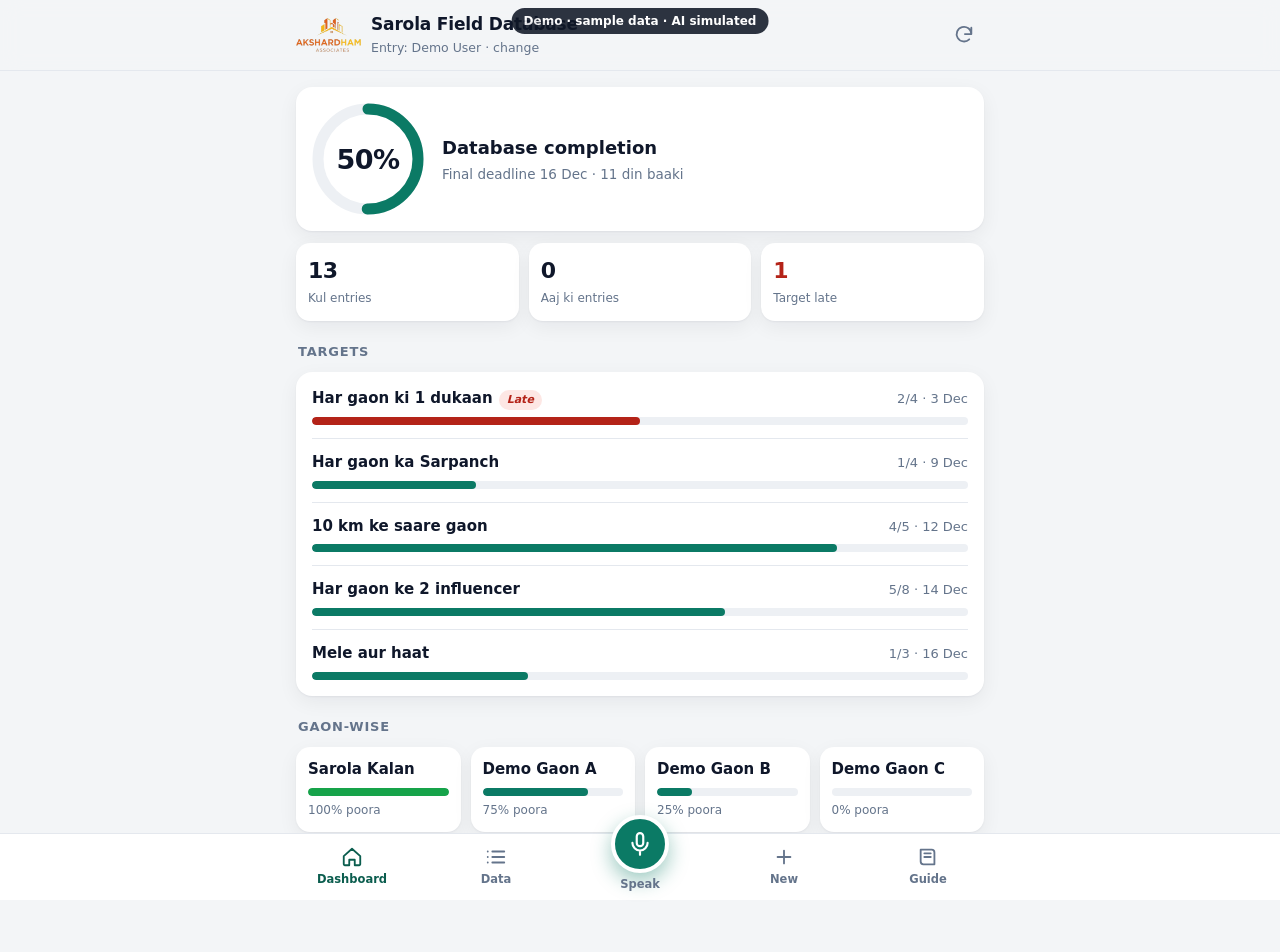
<file: sarola-demo/sarola-demo.html>
<!doctype html>
<html lang="hi">
<head>
<meta charset="utf-8">
<meta name="viewport" content="width=device-width,initial-scale=1,viewport-fit=cover">
<meta name="theme-color" content="#0B5D4E">
<title>Sarola Field Database Demo</title>
<link rel="icon" href="[data-uri]">
<style>
:root{--bg:#F3F5F7;--card:#fff;--ink:#0F172A;--mut:#64748B;--line:#E4E8EE;--pri:#0B7A65;--pri-d:#0B5D4E;--pri-l:#E3F3EE;--warn:#A15C07;--warn-l:#FDF1D3;--bad:#B42318;--bad-l:#FDE7E4;--sh:0 1px 2px rgba(15,23,42,.05),0 6px 20px rgba(15,23,42,.06);--r:16px}
*{box-sizing:border-box;-webkit-tap-highlight-color:transparent}
[hidden]{display:none!important}
html,body{margin:0;background:var(--bg);color:var(--ink);font:15px/1.45 system-ui,-apple-system,"Segoe UI",Roboto,"Noto Sans","Noto Sans Devanagari",sans-serif}
button,input,textarea{font:inherit;color:inherit}
button{cursor:pointer;border:0;background:none;padding:0}
svg{display:block;flex:none}
.wrap{max-width:720px;margin:0 auto}
.grow{flex:1;min-width:0}
/* login */
.login{min-height:100vh;display:flex;align-items:center;justify-content:center;padding:24px;background:linear-gradient(160deg,#0B5D4E,#0B7A65 55%,#12957B)}
.lcard{background:#fff;border-radius:22px;padding:28px 22px;width:100%;max-width:380px;box-shadow:0 20px 60px rgba(0,0,0,.25)}

.lcard h1{font-size:21px;margin:0 0 4px}.lcard p{margin:0 0 18px;color:var(--mut)}
/* top */
.top{position:sticky;top:0;z-index:5;background:rgba(243,245,247,.92);backdrop-filter:blur(10px);border-bottom:1px solid var(--line)}
.top .wrap{display:flex;align-items:center;gap:10px;padding:12px 16px}
.brand{font-weight:700;font-size:17px;letter-spacing:-.01em}.sub{color:var(--mut);font-size:12.5px}
.logo{height:34px;width:auto;display:block;flex:none}.lcard .logo{height:64px;margin-bottom:14px}
.sub.other{color:var(--warn);font-weight:650}.item small.by{display:flex;align-items:center;gap:4px;color:var(--pri-d)}
.icon-btn{width:40px;height:40px;border-radius:12px;display:flex;align-items:center;justify-content:center;color:var(--mut)}
.icon-btn:active{background:var(--line)}
main{padding:16px 16px 120px}
h2{font-size:13px;text-transform:uppercase;letter-spacing:.06em;color:var(--mut);margin:22px 2px 10px;font-weight:700}
.card{background:var(--card);border-radius:var(--r);box-shadow:var(--sh);padding:16px}
/* nav */
.nav{position:fixed;left:0;right:0;bottom:0;z-index:6;background:#fff;border-top:1px solid var(--line);padding-bottom:env(safe-area-inset-bottom)}
.nav .wrap{display:grid;grid-template-columns:repeat(5,1fr);align-items:end;height:66px}
.nb{height:66px;display:flex;flex-direction:column;align-items:center;justify-content:center;gap:3px;color:var(--mut);font-size:11.5px;font-weight:600}
.nb.on{color:var(--pri-d)}
.nb.big span.c{width:58px;height:58px;border-radius:50%;background:var(--pri);color:#fff;display:flex;align-items:center;justify-content:center;margin-top:-26px;box-shadow:0 8px 20px rgba(11,122,101,.4);border:4px solid #fff}
.nb.big.on span.c{background:var(--pri-d)}
/* buttons / inputs */
.btn{height:50px;padding:0 18px;border-radius:14px;font-weight:650;display:inline-flex;align-items:center;justify-content:center;gap:8px;background:#fff;border:1px solid var(--line)}
.btn.pri{background:var(--pri);color:#fff;border-color:var(--pri)}.btn.pri:active{background:var(--pri-d)}
.btn.ghost{background:transparent}.btn.danger{color:var(--bad)}.btn.sm{height:38px;padding:0 12px;border-radius:11px;font-size:13.5px}
.btn.block{width:100%}
input[type=text],input[type=tel],input[type=month],input[type=password],textarea{width:100%;min-height:50px;padding:12px 14px;border:1.5px solid var(--line);border-radius:13px;background:#fff;outline:none;font-size:16px}
textarea{resize:vertical;min-height:64px}
input:focus,textarea:focus{border-color:var(--pri);box-shadow:0 0 0 4px var(--pri-l)}
.f{margin-bottom:16px}.f label{display:flex;align-items:center;gap:8px;font-weight:600;font-size:13.5px;margin-bottom:7px}
.req{font-style:normal;font-weight:600;font-size:10.5px;color:var(--pri-d);background:var(--pri-l);padding:2px 7px;border-radius:99px}
.inp{position:relative}.inp input,.inp textarea{padding-right:50px}
.fmic{position:absolute;right:6px;top:6px;width:38px;height:38px;border-radius:11px;color:var(--mut);display:flex;align-items:center;justify-content:center}
.fmic.live{background:var(--bad);color:#fff;animation:pulse 1.2s infinite}
.chips{display:flex;flex-wrap:wrap;gap:8px}
.chip{min-height:40px;padding:8px 14px;border-radius:99px;border:1.5px solid var(--line);background:#fff;font-size:14px;font-weight:550;text-align:left}
.chip.on{background:var(--pri);border-color:var(--pri);color:#fff}
.combo{position:relative}
.pill{display:flex;align-items:center;gap:8px;min-height:50px;padding:8px 8px 8px 14px;border:1.5px solid var(--pri);background:var(--pri-l);border-radius:13px;font-weight:600}
.pill span{flex:1;min-width:0;overflow:hidden;text-overflow:ellipsis}
.pill button{width:32px;height:32px;border-radius:9px;display:flex;align-items:center;justify-content:center;color:var(--pri-d)}
.dd{position:absolute;left:0;right:0;top:54px;z-index:3;background:#fff;border:1px solid var(--line);border-radius:13px;box-shadow:var(--sh);overflow:hidden;max-height:260px;overflow-y:auto}
.opt{display:block;width:100%;text-align:left;padding:11px 14px;border-bottom:1px solid var(--line)}.opt:last-child{border:0}
.opt b{display:block;font-weight:600}.opt small{color:var(--mut)}.opt.neu b{color:var(--pri-d)}
/* dashboard */
.hero{display:flex;align-items:center;gap:18px}
.ring{position:relative;width:112px;height:112px;flex:none}
.ring b{position:absolute;inset:0;display:flex;align-items:center;justify-content:center;font-size:27px;font-weight:750;letter-spacing:-.02em}
.hero h3{margin:0 0 4px;font-size:18px}.hero p{margin:0;color:var(--mut);font-size:13.5px}
.stats{display:grid;grid-template-columns:repeat(3,1fr);gap:10px;margin-top:12px}
.stat{background:var(--card);border-radius:14px;box-shadow:var(--sh);padding:12px}.stat b{display:block;font-size:22px;letter-spacing:-.02em}.stat span{color:var(--mut);font-size:12px}
.stat.bad b{color:var(--bad)}
.line{display:block;width:100%;text-align:left;padding:13px 0;border-bottom:1px solid var(--line)}.line:last-child{border:0;padding-bottom:0}.line:first-child{padding-top:0}
.lrow{display:flex;justify-content:space-between;gap:10px;align-items:baseline;margin-bottom:7px}
.lrow b{font-weight:600}.lrow span{color:var(--mut);font-size:13px;white-space:nowrap}
.bar{height:8px;border-radius:99px;background:#EDF0F4;overflow:hidden}.bar i{display:block;height:100%;border-radius:99px;background:var(--pri)}
.bar.late i{background:var(--bad)}.bar.done i{background:#16A34A}
.tagc{display:inline-block;font-size:11px;font-weight:650;padding:2px 8px;border-radius:99px;background:#EDF0F4;color:var(--mut);margin-left:6px}
.tagc.late{background:var(--bad-l);color:var(--bad)}.tagc.done{background:#DCFCE7;color:#166534}
.vgrid{display:grid;grid-template-columns:repeat(auto-fill,minmax(150px,1fr));gap:10px}
.vg{background:var(--card);border-radius:14px;box-shadow:var(--sh);padding:12px;text-align:left}.vg b{display:block;margin-bottom:8px;overflow:hidden;text-overflow:ellipsis;white-space:nowrap}
.vg span{font-size:12px;color:var(--mut);display:block;margin-top:6px}
/* data */
.tabs{display:flex;gap:8px;overflow-x:auto;padding:2px 16px 12px;margin:0 -16px;scrollbar-width:none;position:relative;-webkit-mask-image:linear-gradient(90deg,#000 85%,transparent);mask-image:linear-gradient(90deg,#000 85%,transparent)}.tabs::-webkit-scrollbar{display:none}
.tab{flex:none;height:38px;padding:0 14px;border-radius:99px;background:#fff;border:1.5px solid var(--line);font-weight:600;font-size:13.5px;color:var(--mut)}
.tab.on{background:var(--ink);border-color:var(--ink);color:#fff}.tab em{font-style:normal;opacity:.6;margin-left:5px}
.search{position:relative;margin-bottom:12px}.search svg{position:absolute;left:14px;top:15px;color:var(--mut)}.search input{padding-left:44px}
.item{display:flex;align-items:center;gap:12px;width:100%;text-align:left;background:var(--card);border-radius:14px;box-shadow:var(--sh);padding:12px;margin-bottom:9px}
.av{width:42px;height:42px;border-radius:12px;display:flex;align-items:center;justify-content:center;font-weight:700;font-size:14px;flex:none}
.item b{display:block;font-weight:650;overflow:hidden;text-overflow:ellipsis;white-space:nowrap}.item small{color:var(--mut);display:block;overflow:hidden;text-overflow:ellipsis;white-space:nowrap}
.badge{font-size:11px;font-weight:650;padding:3px 8px;border-radius:99px;background:var(--warn-l);color:var(--warn);flex:none}
.empty{text-align:center;color:var(--mut);padding:36px 16px}
.empty b{display:block;color:var(--ink);font-size:16px;margin-bottom:4px}
/* voice */
.vhero{text-align:center;padding:26px 16px}
.bigmic{width:132px;height:132px;border-radius:50%;background:var(--pri);color:#fff;display:inline-flex;align-items:center;justify-content:center;box-shadow:0 14px 34px rgba(11,122,101,.38),0 0 0 12px var(--pri-l)}
.bigmic.rec{background:var(--bad);box-shadow:0 14px 34px rgba(180,35,24,.35),0 0 0 12px var(--bad-l);animation:pulse 1.4s infinite}
@keyframes pulse{50%{transform:scale(1.05)}}
@media (prefers-reduced-motion:reduce){.bigmic.rec,.fmic.live{animation:none}}
.vhero h3{font-size:19px;margin:22px 0 4px}.vhero p{color:var(--mut);margin:0}
.timer{font-size:34px;font-weight:750;letter-spacing:-.02em;font-variant-numeric:tabular-nums;margin-top:20px}
.tips{margin:0;padding-left:18px;color:var(--mut);font-size:13.5px}.tips li{margin-bottom:5px}
.or{display:grid;grid-template-columns:1fr 1fr;gap:10px;margin-top:14px}
.pcard{background:var(--card);border-radius:14px;box-shadow:var(--sh);padding:13px;margin-bottom:10px;display:flex;gap:11px;align-items:flex-start}
.pcard.off{opacity:.45}
.tick{width:28px;height:28px;border-radius:9px;border:2px solid var(--line);display:flex;align-items:center;justify-content:center;color:transparent;flex:none;margin-top:1px}
.tick.on{background:var(--pri);border-color:var(--pri);color:#fff}
.etag{font-size:11px;font-weight:700;text-transform:uppercase;letter-spacing:.05em}
.pcard b.t{display:block;font-size:15.5px;margin:1px 0 4px}
.kv{font-size:13.5px;color:#334155}.kv span{color:var(--mut)}
.ev{font-size:12.5px;color:var(--mut);border-left:3px solid var(--line);padding-left:9px;margin-top:8px;font-style:italic}
.flags{display:flex;flex-wrap:wrap;gap:6px;margin-top:8px}
.flag{font-size:11.5px;font-weight:600;padding:3px 9px;border-radius:99px;background:var(--warn-l);color:var(--warn)}.flag.bad{background:var(--bad-l);color:var(--bad)}.flag.ok{background:var(--pri-l);color:var(--pri-d)}
.flag button{text-decoration:underline;font-weight:650;margin-left:4px;color:inherit;font-size:inherit}
.stick{position:sticky;bottom:82px;display:flex;gap:10px;padding-top:10px;background:linear-gradient(transparent,var(--bg) 30%)}
details.box{background:var(--card);border-radius:14px;box-shadow:var(--sh);padding:12px 14px;margin-bottom:12px}details.box summary{font-weight:600;cursor:pointer}details.box p{margin:10px 0 0;color:#334155;white-space:pre-wrap}
.prog{height:10px;border-radius:99px;background:#EDF0F4;overflow:hidden;margin:18px auto 0;max-width:320px}.prog i{display:block;height:100%;background:var(--pri);border-radius:99px;transition:width .3s}
/* modal */
.modal{position:fixed;inset:0;z-index:20;background:rgba(15,23,42,.45);display:flex;align-items:flex-end;justify-content:center}
.panel{background:var(--bg);width:100%;max-width:720px;max-height:94vh;border-radius:22px 22px 0 0;display:flex;flex-direction:column;overflow:hidden}
@media(min-width:760px){.modal{align-items:center}.panel{border-radius:22px;max-height:88vh}}
.mhead{display:flex;align-items:center;gap:10px;padding:16px 12px 12px 18px;background:#fff;border-bottom:1px solid var(--line)}
.mtitle{font-weight:700;font-size:17px}.msub{color:var(--mut);font-size:12.5px}
.mbody{padding:16px 18px;overflow-y:auto;flex:1}
.mfoot{display:flex;gap:10px;padding:12px 18px calc(12px + env(safe-area-inset-bottom));background:#fff;border-top:1px solid var(--line)}
.guide{background:var(--pri-l);border-radius:13px;padding:11px 14px;margin-bottom:16px;font-size:13.5px}.guide summary{font-weight:650;color:var(--pri-d);cursor:pointer}.guide p{margin:8px 0 0}.guide b{color:var(--pri-d)}
.pick{display:grid;grid-template-columns:1fr 1fr;gap:10px}.pick .item{margin:0}
.askc{background:#fff;border-radius:20px;padding:22px;margin:auto 20px;max-width:380px;width:100%}.askc h3{margin:0 0 6px;font-size:17px}.askc p{margin:0 0 16px;color:var(--mut)}.askc .btn{width:100%;margin-top:8px}
#ask{align-items:center;z-index:30}
#busy{position:fixed;inset:0;z-index:40;background:rgba(255,255,255,.75);display:flex;flex-direction:column;gap:12px;align-items:center;justify-content:center;font-weight:600}
.spin{width:36px;height:36px;border-radius:50%;border:4px solid var(--pri-l);border-top-color:var(--pri);animation:sp .8s linear infinite}@keyframes sp{to{transform:rotate(360deg)}}
#toast{position:fixed;left:50%;bottom:96px;transform:translateX(-50%);z-index:50;background:var(--ink);color:#fff;padding:11px 18px;border-radius:13px;font-weight:550;max-width:88vw;text-align:center;box-shadow:var(--sh)}
#toast.bad{background:var(--bad)}
</style>
</head>
<body>

<div id="login" class="login" hidden>
  <div class="lcard">
    <img class="logo" src="[data-uri]" alt="Akshardham Associates" onerror="this.remove()">
    <h1>Sarola Field Database</h1>
    <p id="lmsg" style="color:var(--bad)"></p>
    <button class="btn pri block" data-act="reload">Retry</button>
  </div>
</div>

<div id="app" hidden>
  <header class="top"><div class="wrap">
    <img class="logo" src="[data-uri]" alt="Akshardham Associates" onerror="this.remove()">
    <div class="grow"><div class="brand">Sarola Field Database</div><button class="sub" id="who" data-act="who"></button></div>
    <button class="icon-btn" data-act="reload" aria-label="Refresh" id="bReload"></button>
  </div></header>
  <main class="wrap" id="view"></main>
  <nav class="nav"><div class="wrap" id="nav"></div></nav>
</div>

<div id="modal" class="modal" hidden></div>
<div id="ask" class="modal" hidden></div>
<div id="busy" hidden><div class="spin"></div><div id="busyT">Load ho raha hai…</div></div>
<div id="toast" hidden></div>
<input type="file" id="afile" accept="audio/*,video/mp4,.m4a,.mp3,.wav,.ogg,.webm,.aac" hidden>

<script>
// DEMO MODE: the Apps Script backend is replaced by this in-browser mock. Sample data only;
// the AI steps (speech-to-text and extraction) are simulated, nothing leaves the browser.
(function(){
  const D = n => new Date(Date.now() + n*864e5).toISOString().slice(0,10);
  const NOW = () => new Date().toISOString().slice(0,19);
  const T = D(-1)+'T10:00:00';
  const schema = [
    { key:'Villages', label:'Gaon', one:'Gaon', fields:[{k:'Name',l:'Gaon ka naam',t:'text',req:1},{k:'Population',l:'Aabadi',t:'text'},{k:'DistanceKm',l:'Doori (km)',t:'text',req:1},{k:'HaatDay',l:'Haat ka din',t:'text'}]},
    { key:'People', label:'Log', one:'Vyakti', fields:[{k:'Name',l:'Naam',t:'text',req:1},{k:'Mobile',l:'Mobile',t:'tel',req:1},{k:'VillageID',l:'Gaon',t:'ref',ref:'Villages',req:1},{k:'Roles',l:'Role',t:'multi',o:['Sarpanch','Teacher','Dukaandar','Kisan','Agent']},{k:'Notes',l:'Notes',t:'text'}]},
    { key:'Shops', label:'Dukaan', one:'Dukaan', fields:[{k:'Name',l:'Naam',t:'text',req:1},{k:'Type',l:'Type',t:'text'},{k:'VillageID',l:'Gaon',t:'ref',ref:'Villages',req:1},{k:'OwnerID',l:'Maalik',t:'ref',ref:'People'}]},
    { key:'Events', label:'Mele / Events', one:'Event', fields:[{k:'Name',l:'Naam',t:'text',req:1},{k:'Type',l:'Type',t:'text'},{k:'VillageID',l:'Gaon',t:'ref',ref:'Villages',req:1},{k:'Day',l:'Din',t:'text'}]},
  ];
  const V = (ID,Name,Population,DistanceKm,HaatDay)=>({ID,Name,Population,DistanceKm,HaatDay,CreatedAt:T,CreatedBy:'Demo'});
  const P = (ID,Name,Mobile,VillageID,Roles)=>({ID,Name,Mobile,VillageID,Roles,CreatedAt:T,CreatedBy:'Demo'});
  const data = {
    Villages:[V('v1','Sarola Kalan','6200','0','Ravivar'),V('v2','Demo Gaon A','2400','6','Budhvar'),V('v3','Demo Gaon B','3100','9','Shukravar'),V('v4','Demo Gaon C','1800','12','')],
    People:[P('p1','Ramesh Meena','9876500001','v1','Sarpanch'),P('p2','Sita Devi','9876500002','v2','Teacher'),P('p3','Mohan Lal','9876500003','v1','Dukaandar'),P('p4','Gopal Singh','9876500004','v3','Kisan'),P('p5','Suresh Kumar','9876500005','v2','Agent'),P('p6','Kailash','','v4','Kisan')],
    Shops:[{ID:'s1',Name:'Mohan Kirana',Type:'Kirana',VillageID:'v1',OwnerID:'p3',CreatedAt:T,CreatedBy:'Demo'},{ID:'s2',Name:'Shiv Mobile',Type:'Mobile',VillageID:'v2',CreatedAt:T,CreatedBy:'Demo'}],
    Events:[{ID:'e1',Name:'Dussehra Mela',Type:'Mela',VillageID:'v1',Day:'Oct',CreatedAt:T,CreatedBy:'Demo'}],
  };
  const targets = [
    {Entity:'Villages',Label:'10 km ke saare gaon',Scope:'Total',Minimum:5,Deadline:D(8)},
    {Entity:'People',Label:'Har gaon ka Sarpanch',Scope:'PerVillage',Minimum:1,Field:'Roles',Value:'Sarpanch',Deadline:D(5)},
    {Entity:'People',Label:'Har gaon ke 2 influencer',Scope:'PerVillage',Minimum:2,Deadline:D(10)},
    {Entity:'Shops',Label:'Har gaon ki 1 dukaan',Scope:'PerVillage',Minimum:1,Deadline:D(-1)},
    {Entity:'Events',Label:'Mele aur haat',Scope:'Total',Minimum:3,Deadline:D(12)},
  ];
  const guide = [];
  const SAMPLE = 'Aaj Demo Gaon A gaye. Sarpanch Rameshwar Meena ji se mile, unka number 98765 00011. Unki Meena General Store naam ki kirana dukaan hai. Gaon mein har Budhvar haat lagta hai.';
  window.DEMO_SAMPLE = SAMPLE;
  let n = 100; const nid = p => p + (++n);
  function extract(text){
    if (/Rameshwar/i.test(text)) return [
      {entity:'People', data:{Name:'Rameshwar Meena',Mobile:'9876500011',VillageID:'Demo Gaon A',Roles:'Sarpanch'}, evidence:'Sarpanch Rameshwar Meena ji se mile'},
      {entity:'Shops', data:{Name:'Meena General Store',Type:'Kirana',VillageID:'Demo Gaon A',OwnerID:'Rameshwar Meena'}, evidence:'Meena General Store naam ki kirana dukaan'},
      {entity:'Events', data:{Name:'Budhvar Haat',Type:'Haat',VillageID:'Demo Gaon A',Day:'Budhvar'}, evidence:'har Budhvar haat lagta hai'}];
    // Simple stand-in for the real AI step: picks a name and a 10-digit number.
    const mob = (text.replace(/\s+/g,'').match(/[6-9]\d{9}/) || [''])[0];
    const nm = (text.match(/([A-Z][a-z]+(?:\s[A-Z][a-z]+)?)\s+(?:ji|Ji)\b/) || text.match(/\b([A-Z][a-z]+\s[A-Z][a-z]+)\b/) || ['', ''])[1];
    return nm ? [{entity:'People', data:{Name:nm, Mobile:mob, Notes:text.slice(0,120)}, flag:'Demo: AI simulated', evidence:''}] : [];
  }
  function saveBatch(items, user){
    const idOf = {};
    items.forEach(it => { it._id = (it.data && it.data.ID) || nid(it.entity[0].toLowerCase()); if (it.tmp) idOf['tmp:' + it.tmp] = it._id; });
    items.forEach(it => {
      const rows = data[it.entity] = data[it.entity] || [], d = Object.assign({}, it.data, { ID: it._id });
      Object.keys(d).forEach(k => { if (typeof d[k] === 'string' && idOf[d[k]]) d[k] = idOf[d[k]]; });
      const i = rows.findIndex(r => r.ID === d.ID);
      if (i >= 0) rows[i] = Object.assign(rows[i], d, { UpdatedBy: user, UpdatedAt: NOW() });
      else rows.push(Object.assign(d, { CreatedBy: user, CreatedAt: NOW() }));
    });
    return data;
  }
  const realFetch = window.fetch.bind(window);
  window.fetch = (url, opt) => {
    if (!/^https:\/\/demo\.invalid/.test(String(url))) return realFetch(url, opt);
    const b = JSON.parse((opt && opt.body) || '{}'); let out;
    if (b.action === 'init') out = { schema, data, targets, ai:{ stt:true, llm:true }, guide };
    else if (b.action === 'saveBatch') out = saveBatch(b.items || [], b.user);
    else if (b.action === 'remove') { data[b.entity] = (data[b.entity] || []).filter(r => r.ID !== b.id); out = data; }
    else if (b.action === 'saveGuide') { const g = guide.find(x => x.Section === b.section); const v = { Section:b.section, KisseLena:b.KisseLena, Script:b.Script, UpdatedAt:NOW(), UpdatedBy:b.user }; g ? Object.assign(g, v) : guide.push(v); out = guide; }
    else if (b.action === 'transcribe') out = { text: b.index === 0 ? SAMPLE : '' };
    else if (b.action === 'extract') out = { items: extract(b.transcript || '') };
    else return Promise.resolve(new Response(JSON.stringify({ ok:false, error:'Demo: unknown action' })));
    const wait = b.action === 'extract' || b.action === 'transcribe' ? 900 : 250;
    return new Promise(r => setTimeout(() => r(new Response(JSON.stringify({ ok:true, data: out }))), wait));
  };
})();

</script>
<script>
/* ====== YAHAN APNA APPS SCRIPT WEB APP URL PASTE KAREIN ====== */
const API_URL = 'https://demo.invalid/exec';
const USERS = ['Demo User', 'Amit', 'Neha'];   // jo log entry karenge; naam yahan jod/hata sakte ho
const DEFAULT_USER = 'Demo User';
const VER = '6 Oct · v8';   // Guide tab ke neeche dikhta hai: naya index.html phone tak pahuncha ya nahi                           // app khulte hi yahi naam, koi sawaal nahi
/* ============================================================== */

const $ = (s, r = document) => r.querySelector(s), $$ = (s, r = document) => [...r.querySelectorAll(s)];
const esc = s => String(s == null ? '' : s).replace(/[&<>"']/g, c => ({ '&': '&amp;', '<': '&lt;', '>': '&gt;', '"': '&quot;', "'": '&#39;' }[c]));
const store = { get(k) { try { return localStorage.getItem(k) } catch (e) { return null } }, set(k, v) { try { localStorage.setItem(k, v) } catch (e) { } }, del(k) { try { localStorage.removeItem(k) } catch (e) { } } };
const IC = {
  home: '<path d="M3 11l9-8 9 8v9a1 1 0 0 1-1 1h-5v-6H9v6H4a1 1 0 0 1-1-1z"/>',
  list: '<path d="M8 6h13M8 12h13M8 18h13M3 6h.01M3 12h.01M3 18h.01"/>',
  mic: '<rect x="9" y="2" width="6" height="12" rx="3"/><path d="M5 11a7 7 0 0 0 14 0M12 18v4"/>',
  plus: '<path d="M12 5v14M5 12h14"/>', x: '<path d="M6 6l12 12M18 6L6 18"/>',
  book: '<path d="M4 4h12a3 3 0 0 1 3 3v13H7a3 3 0 0 1-3-3zM8 8h7M8 12h7"/>',
  search: '<circle cx="11" cy="11" r="7"/><path d="M21 21l-4.3-4.3"/>',
  upload: '<path d="M12 16V4M7 9l5-5 5 5M4 20h16"/>', refresh: '<path d="M20 11a8 8 0 1 0-2.3 5.7M20 4v7h-7"/>',
  check: '<path d="M5 12l5 5 9-10"/>', stop: '<rect x="6" y="6" width="12" height="12" rx="2"/>',
  trash: '<path d="M4 7h16M9 7V4h6v3M6 7l1 13h10l1-13"/>', edit: '<path d="M4 20h4L19 9l-4-4L4 16z"/>',
  out: '<path d="M15 4h4a1 1 0 0 1 1 1v14a1 1 0 0 1-1 1h-4M10 16l4-4-4-4M14 12H3"/>', text: '<path d="M4 6h16M4 12h16M4 18h10"/>'
};
const ic = (n, s = 22) => `<svg width="${s}" height="${s}" viewBox="0 0 24 24" fill="none" stroke="currentColor" stroke-width="2" stroke-linecap="round" stroke-linejoin="round">${IC[n]}</svg>`;
const HUES = [162, 220, 28, 280, 200, 340, 45, 255, 12, 185];
const SR = window.SpeechRecognition || window.webkitSpeechRecognition;

const QU = new URLSearchParams(location.search).get('u'), QM = QU && USERS.find(x => x.toLowerCase() === QU.toLowerCase());
if (QM) store.set('sfd_home', QM);   // apna link (...index.html?u=Amit) is phone ka naam hamesha ke liye set karta hai
const HOME = QM || store.get('sfd_home') || DEFAULT_USER;
let S = null, AUTH = { user: HOME };   // "change" se badla naam sirf app band hone tak; agli baar phir HOME
let TAB = 'dash', CUR = 'People', Q = '', FORM = null, TMPN = 0, REC = null, fRec = null;
let PV = { state: 'idle', items: [], transcript: '', msg: '', pct: 0 };

/* ---------------- API ---------------- */
async function api(action, body) {
  let res;
  try {
    res = await fetch(API_URL, { method: 'POST', headers: { 'Content-Type': 'text/plain;charset=utf-8' }, body: JSON.stringify(Object.assign({ action, user: AUTH.user }, body || {})) });
  } catch (e) { throw new Error('Internet ya server se connection nahi ho paya') }
  let j;
  try { j = JSON.parse(await res.text()) } catch (e) { throw new Error('Backend ka URL ya deployment galat hai: /exec wala URL daalein aur deployment me "Who has access: Anyone" rakhein') }
  if (!j.ok) throw new Error(j.error || 'Kuch galat hua');
  if (S && (action === 'saveBatch' || action === 'remove')) { S.data = j.data; store.set('sfd_cache', JSON.stringify(S)) }
  return j.data;
}
function busy(t) { $('#busyT').textContent = t || 'Load ho raha hai…'; $('#busy').hidden = false }
function idle() { $('#busy').hidden = true }
let tT; function toast(m, bad) { const t = $('#toast'); t.textContent = m; t.className = bad ? 'bad' : ''; t.hidden = false; clearTimeout(tT); tT = setTimeout(() => t.hidden = true, bad ? 5000 : 2600) }
function ask(title, text, btns) {
  return new Promise(res => {
    const a = $('#ask');
    a.innerHTML = `<div class="askc"><h3>${esc(title)}</h3><p>${esc(text)}</p>${btns.map((b, i) => `<button class="btn ${i == 0 ? 'pri' : ''}" data-i="${i}">${esc(b)}</button>`).join('')}<button class="btn ghost" data-i="-1">Cancel</button></div>`;
    a.hidden = false;
    a.onclick = e => { const b = e.target.closest('[data-i]'); if (!b) return; a.hidden = true; res(+b.dataset.i < 0 ? null : +b.dataset.i) };
  });
}

/* ---------------- helpers ---------------- */
const ent = k => S.schema.find(e => e.key === k);
const rows = k => S.data[k] || [];
const byId = (k, id) => rows(k).find(r => r.ID === id);
const hue = k => HUES[S.schema.findIndex(e => e.key === k) % HUES.length];
const mobileOk = v => /^[6-9]\d{9}$/.test(v || '');
const today = () => new Date().toLocaleDateString('en-CA', { timeZone: 'Asia/Kolkata' });
const dShort = d => { const m = /^(\d{4})-(\d{2})-(\d{2})/.exec(d || ''); return m ? (+m[3]) + ' ' + ['Jan', 'Feb', 'Mar', 'Apr', 'May', 'Jun', 'Jul', 'Aug', 'Sep', 'Oct', 'Nov', 'Dec'][+m[2] - 1] : '' };
const norm = s => String(s || '').toLowerCase().replace(/[^a-z0-9ऀ-ॿ]/g, '');
const fold = s => norm(s).replace(/aa/g, 'a').replace(/ee|iy|y/g, 'i').replace(/oo|ou/g, 'u').replace(/w/g, 'v').replace(/(.)\1+/g, '$1');
function lev(a, b) { const d = Array.from({ length: a.length + 1 }, (_, i) => [i]); for (let j = 1; j <= b.length; j++) d[0][j] = j; for (let i = 1; i <= a.length; i++) for (let j = 1; j <= b.length; j++) d[i][j] = Math.min(d[i - 1][j] + 1, d[i][j - 1] + 1, d[i - 1][j - 1] + (a[i - 1] === b[j - 1] ? 0 : 1)); return d[a.length][b.length] }
function findByName(list, name, fuzzy, vid) {
  const k = fold(name); if (!k) return null;
  let c = list.filter(r => fold(r.Name) === k);
  if (!c.length && fuzzy && k.length >= 5) c = list.filter(r => { const f = fold(r.Name); return Math.abs(f.length - k.length) <= 1 && lev(f, k) <= 1 });
  return (vid && c.find(r => r.VillageID === vid)) || c[0] || null;
}
function refLabel(ref, v) {
  if (!v) return '';
  if (v.startsWith('new:')) return v.slice(4) + ' (naya)';
  if (v.startsWith('tmp:')) { const it = PV.items.find(x => x.entity === ref && 'tmp:' + x.tmp === v); if (!it) return ''; const ex = it.existingId && byId(ref, it.existingId); return ex ? titleOf(ref, ex) : titleOf(ref, it.data) + ' (naya)' }
  const r = byId(ref, v); return r ? titleOf(ref, r) : v;
}
function titleOf(k, r) {
  if (k === 'Connections') return (refLabel('People', r.PersonA) || '?') + ' ↔ ' + (refLabel('People', r.PersonB) || '?');
  if (k === 'Options') return [r.Type, r.Location].filter(Boolean).join(' · ') || 'Option';
  return r.Name || '(naam nahi)';
}
function subOf(k, r) {
  const v = r.VillageID ? refLabel('Villages', r.VillageID) : '';
  const m = {
    Villages: [r.Population && 'Aabadi ' + r.Population, r.DistanceKm && r.DistanceKm + ' km', r.HaatDay && 'Haat: ' + r.HaatDay],
    People: [r.Roles, v, r.Mobile], Shops: [r.Type, v, r.OwnerID && refLabel('People', r.OwnerID)], Connections: [r.Type, r.Notes],
    RealEstate: [r.Kind, v, r.Month], Events: [r.Type, v, r.Day], Organisations: [r.Type, v], Politics: [r.Party, r.Level, v],
    Vendors: [r.Category, v, r.Mobile], Options: [v, r.Rent && 'Kiraya ' + r.Rent]
  };
  return (m[k] || []).filter(Boolean).join(' · ');
}
const missing = (e, r) => e.fields.filter(f => f.req && (!r[f.k] || (f.t === 'tel' && !mobileOk(r[f.k]))));
const by = r => { const c = r.CreatedBy || r.UpdatedBy || ''; return r.UpdatedBy && r.UpdatedBy !== c ? c + ' · updated: ' + r.UpdatedBy : c };   // kisne entry ki
const initials = s => String(s || '?').split(/\s+/).slice(0, 2).map(w => w[0] || '').join('').toUpperCase() || '?';

/* ---------------- completion % ---------------- */
function calc() {
  const V = rows('Villages'), td = today();
  const match = (r, t) => { if (!t.Field) return true; const v = r[t.Field] || ''; return t.Value === '*' ? !!v : v.split(', ').includes(t.Value) };
  const lines = S.targets.filter(t => ent(t.Entity)).map(t => {
    const e = ent(t.Entity), min = +t.Minimum || 1;
    const ok = rows(t.Entity).filter(r => !missing(e, r).length && match(r, t));
    let have, need;
    if (t.Scope === 'PerVillage') { need = min * V.length; have = 0; V.forEach(v => have += Math.min(min, ok.filter(r => r.VillageID === v.ID).length)) }
    else { need = min; have = Math.min(min, ok.length) }
    const pct = need ? have / need : 0;
    return Object.assign({}, t, { have, need, pct, late: !!t.Deadline && t.Deadline < td && pct < 1 });
  });
  const per = lines.filter(l => l.Scope === 'PerVillage');
  const vill = V.map(v => {
    let h = 0, n = 0;
    per.forEach(t => { const e = ent(t.Entity), min = +t.Minimum || 1; n += min; h += Math.min(min, rows(t.Entity).filter(r => r.VillageID === v.ID && !missing(e, r).length && match(r, t)).length) });
    return { v, pct: n ? h / n : 0 };
  });
  return { lines, vill, overall: lines.length ? lines.reduce((a, l) => a + l.pct, 0) / lines.length : 0 };
}

/* ---------------- render ---------------- */
function render() {
  $('#nav').innerHTML = [['dash', 'home', 'Dashboard'], ['data', 'list', 'Data'], ['voice', 'mic', 'Speak'], ['add', 'plus', 'New'], ['guide', 'book', 'Guide']]
    .map(([k, i, l]) => k === 'voice' ? `<button class="nb big ${TAB == k ? 'on' : ''}" data-tab="${k}"><span class="c">${ic(i, 26)}</span>${l}</button>` : `<button class="nb ${TAB == k ? 'on' : ''}" data-tab="${k}">${ic(i)}${l}</button>`).join('');
  $('#who').textContent = 'Entry: ' + AUTH.user + ' · change'; $('#who').classList.toggle('other', AUTH.user !== HOME);
  $('#view').innerHTML = ({ dash: vDash, data: vData, voice: vVoice, guide: vGuide })[TAB]();
  if (TAB === 'data') { renderList(); const t = $('.tab.on'); if (t) t.parentNode.scrollLeft = t.offsetLeft - (t.parentNode.clientWidth - t.offsetWidth) / 2 }
}

function vDash() {
  const c = calc(), p = Math.round(c.overall * 100), C = 2 * Math.PI * 50;
  const total = S.schema.reduce((a, e) => a + rows(e.key).length, 0);
  const td = today(), aaj = S.schema.reduce((a, e) => a + rows(e.key).filter(r => (r.CreatedAt || '').startsWith(td)).length, 0);
  const late = c.lines.filter(l => l.late).length;
  const last = c.lines.map(l => l.Deadline).filter(Boolean).sort().pop();
  const left = last ? Math.ceil((new Date(last) - new Date(td)) / 864e5) : null;
  const sorted = c.lines.slice().sort((a, b) => (b.late - a.late) || ((a.pct >= 1) - (b.pct >= 1)) || String(a.Deadline).localeCompare(String(b.Deadline)));
  return `
  <div class="card hero">
    <div class="ring"><svg width="112" height="112" viewBox="0 0 112 112"><circle cx="56" cy="56" r="50" fill="none" stroke="#EDF0F4" stroke-width="11"/><circle cx="56" cy="56" r="50" fill="none" stroke="var(--pri)" stroke-width="11" stroke-linecap="round" stroke-dasharray="${C}" stroke-dashoffset="${C * (1 - c.overall)}" transform="rotate(-90 56 56)"/></svg><b>${p}%</b></div>
    <div class="grow"><h3>Database completion</h3><p>${left == null ? '' : left >= 0 ? `Final deadline ${dShort(last)} · ${left} din baaki` : `Final deadline ${dShort(last)} nikal chuki hai`}</p></div>
  </div>
  <div class="stats">
    <div class="stat"><b>${total}</b><span>Kul entries</span></div>
    <div class="stat"><b>${aaj}</b><span>Aaj ki entries</span></div>
    <div class="stat ${late ? 'bad' : ''}"><b>${late}</b><span>Target late</span></div>
  </div>
  <h2>Targets</h2>
  <div class="card">${sorted.map(l => `<button class="line" data-go="${l.Entity}">
    <div class="lrow"><b>${esc(l.Label)}${l.pct >= 1 ? '<i class="tagc done">Poora</i>' : l.late ? '<i class="tagc late">Late</i>' : ''}</b><span>${l.have}/${l.need}${l.Deadline ? ' · ' + dShort(l.Deadline) : ''}</span></div>
    <div class="bar ${l.pct >= 1 ? 'done' : l.late ? 'late' : ''}"><i style="width:${Math.round(l.pct * 100)}%"></i></div></button>`).join('') || '<div class="empty">Targets tab khali hai</div>'}</div>
  <h2>Gaon-wise</h2>
  ${c.vill.length ? `<div class="vgrid">${c.vill.map(x => `<button class="vg" data-edit="Villages|${x.v.ID}"><b>${esc(x.v.Name)}</b><div class="bar ${x.pct >= 1 ? 'done' : ''}"><i style="width:${Math.round(x.pct * 100)}%"></i></div><span>${Math.round(x.pct * 100)}% poora</span></button>`).join('')}</div>`
      : `<div class="card empty"><b>Abhi koi gaon nahi hai</b>Sabse pehle aaspaas ke gaon ki list banayein.<br><br><button class="btn pri" data-new="Villages">${ic('plus', 18)} Add Gaon</button></div>`}`;
}

function vData() {
  return `<div class="tabs">${S.schema.map(e => `<button class="tab ${CUR == e.key ? 'on' : ''}" data-cur="${e.key}">${esc(e.label)}<em>${rows(e.key).length}</em></button>`).join('')}</div>
  <div class="search">${ic('search', 20)}<input type="text" id="q" placeholder="Naam, gaon ya mobile se khojein" value="${esc(Q)}"></div>
  <div id="list"></div>
  <div class="stick"><button class="btn pri grow" data-new="${CUR}">${ic('plus', 18)} New ${esc(ent(CUR).one)}</button></div>`;
}
function renderList() {
  const e = ent(CUR), nq = norm(Q), h = hue(CUR);
  const list = rows(CUR).filter(r => !nq || norm(titleOf(CUR, r) + subOf(CUR, r) + (r.Notes || '')).includes(nq)).reverse();
  $('#list').innerHTML = list.map(r => `<button class="item" data-edit="${CUR}|${r.ID}">
    <span class="av" style="background:hsl(${h} 60% 93%);color:hsl(${h} 55% 28%)">${esc(initials(titleOf(CUR, r)))}</span>
    <span class="grow"><b>${esc(titleOf(CUR, r))}</b><small>${esc(subOf(CUR, r)) || '&nbsp;'}</small>${by(r) ? `<small class="by">${ic('edit', 12)} ${esc(by(r))}</small>` : ''}</span>
    ${missing(e, r).length ? '<span class="badge">Adhoora</span>' : ''}</button>`).join('')
    || `<div class="empty"><b>${Q ? 'Kuch nahi mila' : 'Abhi koi entry nahi'}</b>${Q ? 'Doosra naam likhkar dekhein.' : 'Neeche button se jodein, ya beech wale mic se bolkar bharein.'}</div>`;
}

function vGuide() {
  return `<h2 style="margin-top:4px">Kisse poochein aur kya bolein</h2>` + S.schema.map(e => {
    const g = S.guide.find(x => x.Section === e.key) || {};
    return `<details class="box" ${e.key === 'People' ? 'open' : ''}><summary>${esc(e.label)}</summary>
      <p><b>Kisse lena hai:</b> ${esc(g.KisseLena) || 'Abhi nahi bhara'}</p><p><b>Script:</b> ${esc(g.Script) || 'Abhi nahi bhara'}</p>
      <p style="display:flex;align-items:center;gap:10px"><button class="btn" data-gedit="${e.key}">${ic('edit', 18)} Edit</button><span class="sub">${g.UpdatedBy ? 'Last edit: ' + esc(g.UpdatedBy) + ' · ' + esc(dShort(g.UpdatedAt)) : ''}</span></p></details>`;
  }).join('') + `<p class="sub" style="padding:4px 2px">Edit karne par Sheet ke "Guide" tab me bhi badal jata hai.<br>App version: ${VER}</p>`;
}
function openGuide(key) {
  const e = ent(key), g = S.guide.find(x => x.Section === key) || {};
  FORM = { guide: key };
  $('#modal').innerHTML = `<div class="panel">
    <div class="mhead"><div class="grow"><div class="mtitle">Guide: ${esc(e.label)}</div><div class="msub">Kisse poochein aur kya bolein</div></div><button class="icon-btn" data-act="close" aria-label="Close">${ic('x')}</button></div>
    <div class="mbody"><div class="f"><label>Kisse lena hai</label><div class="inp"><textarea id="gK" rows="4">${esc(g.KisseLena)}</textarea></div></div>
      <div class="f"><label>Script (kya bolna / poochhna hai)</label><div class="inp"><textarea id="gS" rows="8">${esc(g.Script)}</textarea></div></div></div>
    <div class="mfoot"><button class="btn pri grow" data-act="gsave">Save</button></div></div>`;
  $('#modal').hidden = false; FORM.snap = snap();
}
async function saveGuide() {
  try {
    busy('Save ho raha hai…');
    S.guide = await api('saveGuide', { section: FORM.guide, KisseLena: $('#gK').value, Script: $('#gS').value });
    store.set('sfd_cache', JSON.stringify(S)); closeForm(); render(); toast('Guide save ho gaya');
  } catch (err) { toast(err.message, 1) } finally { idle() }
}

/* ---------------- form ---------------- */
function fieldHTML(f, v) {
  const lab = `<label>${esc(f.l)}${f.req ? '<i class="req">zaroori</i>' : ''}</label>`;
  if (f.t === 'select' || f.t === 'yn' || f.t === 'multi') {
    const on = String(v).split(', ').filter(Boolean), opts = f.o || ['Haan', 'Nahi'];
    return `<div class="f">${lab}<div class="chips" data-k="${f.k}" ${f.t === 'multi' ? 'data-multi="1"' : ''}>${opts.map(o => `<button type="button" class="chip${on.includes(o) ? ' on' : ''}" data-v="${esc(o)}">${esc(o)}</button>`).join('')}</div></div>`;
  }
  if (f.t === 'ref') return `<div class="f">${lab}<div class="combo" data-k="${f.k}" data-ref="${f.ref}" data-val="${esc(v)}">${comboInner(f.ref, v)}</div></div>`;
  const mic = SR && f.t !== 'month' ? `<button type="button" class="fmic" data-mic="${f.k}" aria-label="Bolkar bharein">${ic('mic', 19)}</button>` : '';
  if (f.t === 'textarea') return `<div class="f">${lab}<div class="inp"><textarea data-k="${f.k}" rows="2">${esc(v)}</textarea>${mic}</div></div>`;
  const num = f.t === 'number' || f.t === 'tel';
  return `<div class="f">${lab}<div class="inp"><input data-k="${f.k}" type="${f.t === 'month' ? 'month' : f.t === 'tel' ? 'tel' : 'text'}" ${num ? 'inputmode="numeric"' : ''} ${f.t === 'tel' ? 'maxlength="10"' : ''} value="${esc(v)}" autocomplete="off">${mic}</div></div>`;
}
function comboInner(ref, v) {
  return v ? `<div class="pill"><span>${esc(refLabel(ref, v) || v)}</span><button type="button" data-cclear="1" aria-label="Hatayein">${ic('x', 16)}</button></div>`
    : `<input type="text" class="cinp" placeholder="Naam likhein ya chunein" autocomplete="off"><div class="dd" hidden></div>`;
}
function comboOpts(combo, q) {
  const ref = combo.dataset.ref, nq = norm(q);
  let list = rows(ref).map(r => ({ id: r.ID, label: titleOf(ref, r), sub: subOf(ref, r) }));
  if (FORM.mode === 'pv') PV.items.filter(x => x.entity === ref && x !== FORM.item).forEach(x => list.push({ id: 'tmp:' + x.tmp, label: titleOf(ref, x.data) + ' (naya)', sub: '' }));
  if (FORM.row && FORM.row.ID && FORM.e.key === ref) list = list.filter(o => o.id !== FORM.row.ID);
  const out = list.filter(o => !nq || norm(o.label).includes(nq)).slice(0, 8);
  if (q.trim() && !list.some(o => norm(o.label) === nq)) out.push({ id: 'new:' + q.trim(), label: '+ Add "' + q.trim() + '"', sub: '', neu: 1 });
  return out;
}
function comboShow(combo) {
  const inp = $('.cinp', combo), dd = $('.dd', combo); if (!inp) return;
  const o = comboOpts(combo, inp.value);
  dd.innerHTML = o.map(x => `<button type="button" class="opt ${x.neu ? 'neu' : ''}" data-id="${esc(x.id)}"><b>${esc(x.label)}</b>${x.sub ? `<small>${esc(x.sub)}</small>` : ''}</button>`).join('');
  dd.hidden = !o.length;
}
function comboSet(combo, v) { combo.dataset.val = v; combo.innerHTML = comboInner(combo.dataset.ref, v) }

function openForm(key, row, opt) {
  opt = opt || {};
  const e = ent(key), d = row || opt.defaults || {};
  FORM = { e, row: row || null, mode: opt.mode || 'db', item: opt.item || null };
  const g = S.guide.find(x => x.Section === key);
  $('#modal').innerHTML = `<div class="panel">
    <div class="mhead"><div class="grow"><div class="mtitle">${row ? esc(titleOf(key, d)) : 'Naya ' + esc(e.one)}</div><div class="msub">${esc(e.label)}${row && row.ID ? ' · ' + esc(row.ID) + (by(row) ? ' · by ' + esc(by(row)) : '') : ''}</div></div><button class="icon-btn" data-act="close" aria-label="Band karein">${ic('x')}</button></div>
    <div class="mbody">
      ${g && (g.KisseLena || g.Script) ? `<details class="guide"><summary>Kisse poochein aur kya bolein</summary>${g.KisseLena ? `<p><b>Kisse:</b> ${esc(g.KisseLena)}</p>` : ''}${g.Script ? `<p><b>Script:</b> ${esc(g.Script)}</p>` : ''}</details>` : ''}
      ${e.fields.map(f => fieldHTML(f, d[f.k] || '')).join('')}
    </div>
    <div class="mfoot">${row && row.ID && FORM.mode === 'db' ? `<button class="btn ghost danger" data-act="del" aria-label="Delete">${ic('trash', 20)}</button>` : ''}<button class="btn pri grow" data-act="save">${FORM.mode === 'pv' ? 'Done' : 'Save'}</button></div></div>`;
  $('#modal').hidden = false; FORM.snap = snap();
}
const snap = () => $$('#modal input, #modal textarea, #modal .chip.on, #modal .combo').map(x => x.matches('.chip') ? x.dataset.v : x.matches('.combo') ? x.dataset.val : x.value).join('|');
function closeForm() { if (fRec) fRec.stop(); $('#modal').hidden = true; $('#modal').innerHTML = ''; FORM = null }

function collect() {
  const e = FORM.e, M = $('#modal'), d = {}, extras = [];
  e.fields.forEach(f => {
    const w = $(`[data-k="${f.k}"]`, M);
    if (f.t === 'ref') {
      let v = w.dataset.val || '';
      const inp = $('.cinp', w);
      if (!v && inp && inp.value.trim()) { const ex = comboOpts(w, inp.value).find(o => !o.neu && norm(o.label) === norm(inp.value)); v = ex ? ex.id : 'new:' + inp.value.trim() }
      if (v.startsWith('new:')) { const tmp = 'n' + (++TMPN); extras.push({ entity: f.ref, tmp, data: { Name: v.slice(4) } }); v = 'tmp:' + tmp }
      d[f.k] = v;
    } else if (f.t === 'select' || f.t === 'yn' || f.t === 'multi') d[f.k] = $$('.chip.on', w).map(b => b.dataset.v).join(', ');
    else d[f.k] = w.value.trim();
  });
  extras.forEach(x => { if (x.entity !== 'Villages' && d.VillageID && ent(x.entity).fields.some(f => f.k === 'VillageID')) x.data.VillageID = d.VillageID });
  return { d, extras };
}
function findDup(key, d, selfId) {
  if (key === 'People') return rows(key).find(r => r.ID !== selfId && ((mobileOk(d.Mobile) && r.Mobile === d.Mobile) || (d.Name && fold(r.Name) === fold(d.Name) && d.VillageID && r.VillageID === d.VillageID)));
  if (key === 'Villages') return d.Name && rows(key).find(r => r.ID !== selfId && fold(r.Name) === fold(d.Name));
  if (key === 'Shops') return d.Name && rows(key).find(r => r.ID !== selfId && fold(r.Name) === fold(d.Name) && r.VillageID === d.VillageID);
  return null;
}
function mergeOnto(e, d, ex) { const o = { ID: ex.ID }; e.fields.forEach(f => { if (!d[f.k]) return; o[f.k] = f.t === 'multi' ? [...new Set((ex[f.k] || '').split(', ').concat(d[f.k].split(', ')).filter(Boolean))].join(', ') : d[f.k] }); return o }

async function saveForm() {
  const e = FORM.e; let { d, extras } = collect();
  if (!Object.values(d).some(Boolean)) return toast('Kam se kam ek field bharein', 1);
  if (FORM.mode === 'pv') {
    const it = FORM.item; it.data = {}; Object.keys(d).forEach(k => { if (d[k]) it.data[k] = d[k] });
    extras.forEach(x => PV.items.push({ entity: x.entity, tmp: x.tmp, existingId: '', data: x.data, evidence: '', flag: '', include: true, auto: true }));
    closeForm(); return render();
  }
  if (FORM.row) d.ID = FORM.row.ID;
  else { const dup = findDup(e.key, d); if (dup) { const ch = await ask('Ye pehle se hai', `"${titleOf(e.key, dup)}" database me maujood hai.`, ['Update existing', 'Create new']); if (ch === null) return; if (ch === 0) d = mergeOnto(e, d, dup) } }
  try { busy('Save ho raha hai…'); S.data = await api('saveBatch', { items: extras.concat([{ entity: e.key, data: d }]) }); closeForm(); render(); toast('Save ho gaya') }
  catch (err) { toast(err.message, 1) } finally { idle() }
}
async function delForm() {
  const ch = await ask('Delete karein?', `"${titleOf(FORM.e.key, FORM.row)}" hamesha ke liye hat jayega.`, ['Yes, delete']); if (ch !== 0) return;
  try { busy('Delete ho raha hai…'); S.data = await api('remove', { entity: FORM.e.key, id: FORM.row.ID }); closeForm(); render(); toast('Delete ho gaya') }
  catch (err) { toast(err.message, 1) } finally { idle() }
}
function pickEntity() {
  FORM = null;
  $('#modal').innerHTML = `<div class="panel"><div class="mhead"><div class="grow"><div class="mtitle">Kya jodna hai?</div><div class="msub">Type karke bharein</div></div><button class="icon-btn" data-act="close" aria-label="Band karein">${ic('x')}</button></div>
    <div class="mbody"><div class="pick">${S.schema.map(e => { const h = hue(e.key); return `<button class="item" data-new="${e.key}"><span class="av" style="background:hsl(${h} 60% 93%);color:hsl(${h} 55% 28%)">${ic('plus', 20)}</span><span class="grow"><b>${esc(e.label)}</b><small>${rows(e.key).length} entries</small></span></button>` }).join('')}</div></div></div>`;
  $('#modal').hidden = false;
}
function fieldMic(btn) {
  if (fRec) { fRec.stop(); return }
  const el = $(`[data-k="${btn.dataset.mic}"]`, $('#modal')), num = el.inputMode === 'numeric';
  fRec = new SR(); fRec.lang = el.tagName === 'TEXTAREA' ? 'hi-IN' : 'en-IN'; fRec.interimResults = false;
  btn.classList.add('live');
  fRec.onresult = ev => { let t = ev.results[0][0].transcript.trim(); if (num) el.value = t.replace(/\D/g, ''); else el.value = (el.value ? el.value + ' ' : '') + t };
  fRec.onend = fRec.onerror = () => { btn.classList.remove('live'); fRec = null };
  fRec.start();
}

/* ---------------- voice ---------------- */
function vVoice() {
  if (PV.state === 'rec') return `<div class="card vhero"><button class="bigmic rec" data-act="recstop" aria-label="Rokein">${ic('stop', 46)}</button><div class="timer" id="rtime">0:00</div><p>Record ho raha hai. Khatam hone par button dabayein.</p><br><button class="btn ghost" data-act="reccancel">Discard</button></div>`;
  if (PV.state === 'proc') return `<div class="card vhero"><div class="spin" style="margin:10px auto"></div><h3 id="pmsg">${esc(PV.msg)}</h3><p>Is screen ko band na karein.</p><div class="prog"><i id="pbar" style="width:${PV.pct}%"></i></div></div>`;
  if (PV.state === 'pv') return vPreview();
  return `<div class="card vhero">
      <button class="bigmic" data-act="recstart" aria-label="Bolna shuru karein">${ic('mic', 52)}</button>
      <h3>Bolkar bharein</h3><p>Mulaqat ke baad apni baat bolein, entries apne aap ban jayengi.</p>
      <div class="or"><button class="btn" data-act="upload">${ic('upload', 19)} Upload recording</button><button class="btn" data-act="paste">${ic('text', 19)} Paste text</button></div>
    </div>
    <div id="pastebox" ${PV.transcript ? '' : 'hidden'} class="card" style="margin-top:12px"><div class="f"><label>Transcript ya notes yahan paste karein</label><textarea id="ptext" rows="5">${esc(PV.transcript || window.DEMO_SAMPLE || '')}</textarea></div><button class="btn pri block" data-act="pastego">Extract data</button></div>
    <h2>Sahi data ke liye</h2>
    <div class="card"><ul class="tips">
      <li>Har mulaqat ke turant baad 2 se 5 minute ka note bolein.</li>
      <li>Gaon ka naam aur vyakti ka poora naam saaf bolein.</li>
      <li>Mobile number ek-ek ank karke bolein.</li>
      <li>Save se pehle har entry ek baar dekh lein; peeli aur laal cheezein theek karein.</li>
    </ul></div>`;
}
function vPreview() {
  const n = PV.items.filter(x => x.include).length;
  return `<details class="box"><summary>Jo suna gaya (transcript)</summary><p>${esc(PV.transcript)}</p></details>
  ${PV.items.length ? PV.items.map((it, i) => {
    const e = ent(it.entity), ex = it.existingId && byId(it.entity, it.existingId), full = Object.assign({}, ex || {}, it.data), miss = missing(e, full);
    const badTel = e.fields.some(f => f.t === 'tel' && it.data[f.k] && !mobileOk(it.data[f.k]));
    const kv = e.fields.filter(f => it.data[f.k] && f.k !== 'Name').map(f => `<div><span>${esc(f.l.split(' (')[0])}:</span> ${esc(f.t === 'ref' ? refLabel(f.ref, it.data[f.k]) : it.data[f.k])}</div>`).join('');
    return `<div class="pcard ${it.include ? '' : 'off'}">
      <button class="tick ${it.include ? 'on' : ''}" data-ptoggle="${i}" aria-label="Shamil karein">${ic('check', 18)}</button>
      <div class="grow"><span class="etag" style="color:hsl(${hue(it.entity)} 55% 32%)">${esc(e.label)}</span><b class="t">${esc(titleOf(it.entity, full))}</b><div class="kv">${kv}</div>
        ${it.evidence ? `<div class="ev">"${esc(it.evidence)}"</div>` : ''}
        <div class="flags">
          ${ex ? `<span class="flag ok">Pehle se hai, update hoga<button data-pnew="${i}">Create new</button></span>` : ''}
          ${badTel ? '<span class="flag bad">Mobile number galat lag raha hai</span>' : ''}
          ${miss.length ? `<span class="flag">Baaki: ${esc(miss.map(f => f.l.split(' (')[0]).join(', '))}</span>` : ''}
          ${it.flag ? `<span class="flag">AI: ${esc(it.flag)}</span>` : ''}
          ${it.auto ? '<span class="flag">Sirf naam se bana, details bharein</span>' : ''}
        </div></div>
      <button class="icon-btn" data-pedit="${i}" aria-label="Theek karein">${ic('edit', 20)}</button></div>`;
  }).join('') : '<div class="card empty"><b>Koi entry nahi nikli</b>Is recording me database ke kaam ki jaankari nahi mili.</div>'}
  <div class="stick"><button class="btn" data-act="pvcancel">Discard</button><button class="btn pri grow" data-act="pvsave" ${n ? '' : 'disabled style="opacity:.5"'}>Save ${n} entries</button></div>`;
}
function step(msg, pct) { PV.state = 'proc'; PV.msg = msg; PV.pct = pct; const m = $('#pmsg'); if (m && TAB === 'voice') { m.textContent = msg; $('#pbar').style.width = pct + '%' } else if (TAB === 'voice') render() }

async function startRec() {
  if (!S.ai.stt || !S.ai.llm) return toast('Backend me AI ki key set nahi hai', 1);
  try {
    const stream = await navigator.mediaDevices.getUserMedia({ audio: true });
    const mr = new MediaRecorder(stream), parts = [];
    mr.ondataavailable = e => e.data.size && parts.push(e.data);
    mr.onstop = () => {
      stream.getTracks().forEach(t => t.stop()); clearInterval(REC.timer);
      const cancel = REC.cancel, type = mr.mimeType; REC = null;
      if (cancel) { PV.state = 'idle'; return render() }
      runAudio(new Blob(parts, { type }));
    };
    REC = { mr, t0: Date.now(), cancel: false, timer: setInterval(() => { const el = $('#rtime'); if (!el) return; const s = Math.floor((Date.now() - REC.t0) / 1000); el.textContent = Math.floor(s / 60) + ':' + ('0' + s % 60).slice(-2) }, 500) };
    mr.start(1000); PV.state = 'rec'; render();
  } catch (e) { toast('Demo: mic yahan band hai. Paste text try karein', 1) }
}
async function runAudio(blob) {
  try {
    if (blob.size > 60e6) throw new Error('Recording bahut badi hai. 20 minute se chhoti file chadhayein.');
    step('Audio taiyar ho rahi hai…', 4);
    const chunks = splitPcm(await toPcm16k(blob)), session = 'a' + Date.now(); let text = '';
    for (let i = 0; i < chunks.length; i++) {
      step(`Sun raha hoon… ${i + 1}/${chunks.length}`, 8 + 72 * i / chunks.length);
      const req = { audio: b64(wav(chunks[i])), session, index: i }, r = await api('transcribe', req).catch(() => api('transcribe', req)); text += (r.text || '') + ' '; // ek baar retry, taaki ek tukda poori recording na gira de
    }
    await runExtract(text.trim());
  } catch (e) { PV.state = 'idle'; if (TAB === 'voice') render(); toast(e.message || 'Audio process nahi ho payi', 1) }
}
async function runExtract(text) {
  if (!text) throw new Error('Recording me kuch sunai nahi diya');
  step('Data nikal raha hoon…', 86);
  PV.transcript = text;   // extract fail ho to bhi transcript paste box me bacha rahe
  const r = await api('extract', { transcript: text });
  PV.items = prepItems(r.items || []); PV.state = 'pv';
  if (TAB === 'voice') render(); else toast('Recording taiyar hai, "Speak" tab me dekhein');
}
async function toPcm16k(blob) {
  const AC = window.AudioContext || window.webkitAudioContext, OAC = window.OfflineAudioContext || window.webkitOfflineAudioContext;
  const ac = new AC(); let buf;
  try { buf = await ac.decodeAudioData(await blob.arrayBuffer()) } catch (e) { throw new Error('Ye audio file khul nahi payi. mp3, m4a ya wav try karein.') } finally { ac.close() }
  const off = new OAC(1, Math.max(1, Math.ceil(buf.duration * 16000)), 16000), s = off.createBufferSource();
  s.buffer = buf; s.connect(off.destination); s.start(0);
  return (await off.startRendering()).getChannelData(0);
}
/* Sarvam ek baar me 30 second leta hai, isliye 18-27 second ke beech sabse shaant jagah par kaat-te hain */
function splitPcm(pcm) {
  const SRt = 16000, out = []; let pos = 0;
  while (pcm.length - pos > 28 * SRt) {
    const a = pos + 18 * SRt, b = pos + 27 * SRt, w = 3200; let best = b, bv = Infinity;
    for (let i = a; i + w <= b; i += w) { let s = 0; for (let j = i; j < i + w; j += 4) s += pcm[j] * pcm[j]; if (s < bv) { bv = s; best = i + w / 2 } }
    out.push(pcm.subarray(pos, best)); pos = best;
  }
  out.push(pcm.subarray(pos)); return out;
}
function wav(pcm) {
  const b = new ArrayBuffer(44 + pcm.length * 2), v = new DataView(b), w = (o, s) => { for (let i = 0; i < s.length; i++) v.setUint8(o + i, s.charCodeAt(i)) };
  w(0, 'RIFF'); v.setUint32(4, 36 + pcm.length * 2, true); w(8, 'WAVEfmt '); v.setUint32(16, 16, true); v.setUint16(20, 1, true); v.setUint16(22, 1, true);
  v.setUint32(24, 16000, true); v.setUint32(28, 32000, true); v.setUint16(32, 2, true); v.setUint16(34, 16, true); w(36, 'data'); v.setUint32(40, pcm.length * 2, true);
  for (let i = 0; i < pcm.length; i++) { const s = Math.max(-1, Math.min(1, pcm[i])); v.setInt16(44 + i * 2, s < 0 ? s * 32768 : s * 32767, true) }
  return new Uint8Array(b);
}
function b64(u8) { let s = ''; for (let i = 0; i < u8.length; i += 0x8000) s += String.fromCharCode.apply(null, u8.subarray(i, i + 0x8000)); return btoa(s) }

/* AI ke jawab ko saaf karna: options check, mobile digits, naam ko ID se jodna, duplicate pakadna */
function prepItems(raw) {
  const items = []; let n = 0;
  raw.forEach(it => {
    const e = it && ent(it.entity); if (!e || !it.data) return;
    const d = {};
    e.fields.forEach(f => {
      let v = it.data[f.k]; if (v == null || v === '') return;
      if (f.t === 'select' || f.t === 'yn' || f.t === 'multi') {
        const opts = f.o || ['Haan', 'Nahi'], got = (Array.isArray(v) ? v : String(v).split(',')).map(x => opts.find(o => norm(o) === norm(x))).filter(Boolean);
        if (got.length) d[f.k] = (f.t === 'multi' ? [...new Set(got)] : [got[0]]).join(', ');
        return;
      }
      v = String(Array.isArray(v) ? v.join(', ') : v).trim();
      if (f.t === 'tel') { v = v.replace(/\D/g, ''); if (v.length === 12 && v.startsWith('91')) v = v.slice(2); if (v.length === 11 && v[0] === '0') v = v.slice(1) }
      if (v) d[f.k] = v;
    });
    const exId = it.existingId && byId(e.key, String(it.existingId)) ? String(it.existingId) : '';
    if (!Object.keys(d).length && !exId) return;
    items.push({ entity: e.key, tmp: String(it.tmp || 'a' + (++n)), existingId: exId, data: d, evidence: String(it.evidence || ''), flag: String(it.flag || ''), include: true });
  });
  const resolve = (it, f) => {
    let v = it.data[f.k]; if (!v) return;
    if (byId(f.ref, v)) return;
    if (v.startsWith('tmp:')) { if (items.some(x => x.entity === f.ref && 'tmp:' + x.tmp === v)) return; v = v.slice(4) }
    const m = findByName(rows(f.ref), v, f.ref === 'Villages', it.data.VillageID);
    if (m) { it.data[f.k] = m.ID; return }
    const t = items.find(x => x.entity === f.ref && x !== it && fold(x.data.Name) === fold(v));
    if (t) { it.data[f.k] = 'tmp:' + t.tmp; return }
    const tmp = 'r' + (++TMPN), nd = { Name: v };
    if (f.ref !== 'Villages' && it.data.VillageID) nd.VillageID = it.data.VillageID;
    items.push({ entity: f.ref, tmp, existingId: '', data: nd, evidence: '', flag: '', include: true, auto: true });
    it.data[f.k] = 'tmp:' + tmp;
  };
  const base = items.slice();
  base.forEach(it => ent(it.entity).fields.filter(f => f.t === 'ref' && f.ref === 'Villages').forEach(f => resolve(it, f)));
  base.forEach(it => ent(it.entity).fields.filter(f => f.t === 'ref' && f.ref !== 'Villages').forEach(f => resolve(it, f)));
  items.forEach(it => { if (!it.existingId) { const dup = findDup(it.entity, it.data); if (dup) it.existingId = dup.ID } });
  const order = S.schema.map(e => e.key);
  return items.sort((a, b) => order.indexOf(a.entity) - order.indexOf(b.entity));
}
async function savePreview() {
  const inc = PV.items.filter(x => x.include); if (!inc.length) return;
  const items = inc.map(it => { const e = ent(it.entity), ex = it.existingId && byId(it.entity, it.existingId); return { entity: it.entity, tmp: it.tmp, source: 'Voice', data: ex ? mergeOnto(e, it.data, ex) : Object.assign({}, it.data) } });
  try { busy('Save ho raha hai…'); S.data = await api('saveBatch', { items, transcript: PV.transcript }); PV = { state: 'idle', items: [], transcript: '', msg: '', pct: 0 }; TAB = 'dash'; render(); toast(items.length + ' entries save ho gayi') }
  catch (err) { toast(err.message, 1) } finally { idle() }
}

/* ---------------- events ---------------- */
document.addEventListener('click', async ev => {
  const t = ev.target, c = s => t.closest(s);
  if (!c('.combo')) $$('.dd').forEach(d => d.hidden = true);
  let el;
  if (el = c('[data-tab]')) { if (el.dataset.tab === 'add') return pickEntity(); TAB = el.dataset.tab; window.scrollTo(0, 0); return render() }
  if (el = c('[data-cur]')) { CUR = el.dataset.cur; Q = ''; return render() }
  if (el = c('[data-go]')) { CUR = el.dataset.go; Q = ''; TAB = 'data'; window.scrollTo(0, 0); return render() }
  if (el = c('[data-new]')) return openForm(el.dataset.new, null, el.dataset.new === 'RealEstate' ? { defaults: { Month: today().slice(0, 7) } } : {});
  if (el = c('[data-edit]')) { const [k, id] = el.dataset.edit.split('|'); return openForm(k, byId(k, id)) }
  if (el = c('.chip')) { const g = el.parentNode; if (!g.dataset.multi) $$('.chip', g).forEach(b => b !== el && b.classList.remove('on')); return el.classList.toggle('on') }
  if (el = c('.opt')) return comboSet(el.closest('.combo'), el.dataset.id);
  if (el = c('[data-cclear]')) { const cb = el.closest('.combo'); comboSet(cb, ''); return $('.cinp', cb).focus() }
  if (el = c('[data-mic]')) return fieldMic(el);
  if (el = c('[data-ptoggle]')) { const it = PV.items[+el.dataset.ptoggle]; it.include = !it.include; return render() }
  if (el = c('[data-pnew]')) { PV.items[+el.dataset.pnew].existingId = ''; return render() }
  if (el = c('[data-gedit]')) return openGuide(el.dataset.gedit);
  if (el = c('[data-pedit]')) { const it = PV.items[+el.dataset.pedit]; return openForm(it.entity, it.data, { mode: 'pv', item: it }) }
  if (!(el = c('[data-act]'))) return;
  switch (el.dataset.act) {
    case 'close': return closeForm();
    case 'gsave': return saveGuide();
    case 'save': return saveForm();
    case 'del': return delForm();
    case 'reload': return load();
    case 'who': return pickUser();
    case 'recstart': return startRec();
    case 'recstop': return REC && REC.mr.stop();
    case 'reccancel': if (REC) { REC.cancel = true; REC.mr.stop() } return;
    case 'upload': if (!S.ai.stt || !S.ai.llm) return toast('Backend me AI ki key set nahi hai', 1); return $('#afile').click();
    case 'paste': $('#pastebox').hidden = false; return $('#ptext').focus();
    case 'pastego': { const tx = $('#ptext').value.trim(); if (!tx) return toast('Pehle text paste karein', 1); if (!S.ai.llm) return toast('Backend me AI ki key set nahi hai', 1); try { await runExtract(tx) } catch (e) { PV.state = 'idle'; render(); toast(e.message, 1) } return }
    case 'pvsave': return savePreview();
    case 'pvcancel': if (await ask('Radd karein?', 'Is recording se nikli entries save nahi hongi.', ['Yes, discard']) === 0) { PV = { state: 'idle', items: [], transcript: '', msg: '', pct: 0 }; render() } return;
  }
});
document.addEventListener('input', ev => {
  if (ev.target.id === 'q') { Q = ev.target.value; return renderList() }
  if (ev.target.classList.contains('cinp')) comboShow(ev.target.closest('.combo'));
});
document.addEventListener('focusin', ev => { if (ev.target.classList.contains('cinp')) comboShow(ev.target.closest('.combo')) });
document.addEventListener('wheel', ev => { const t = ev.target.closest('.tabs'); if (t && Math.abs(ev.deltaY) > Math.abs(ev.deltaX)) { t.scrollLeft += ev.deltaY; ev.preventDefault() } }, { passive: false });
let SW = null;   // Data screen par left/right swipe = agla/pichhla tab
document.addEventListener('touchstart', ev => { SW = TAB === 'data' && $('#modal').hidden && !ev.target.closest('.tabs') ? [ev.touches[0].clientX, ev.touches[0].clientY] : null }, { passive: true });
document.addEventListener('touchend', ev => {
  if (!SW) return; const t = ev.changedTouches[0], dx = t.clientX - SW[0], dy = t.clientY - SW[1]; SW = null;
  if (Math.abs(dx) < 70 || Math.abs(dx) < 2 * Math.abs(dy)) return;
  const k = S.schema.map(e => e.key), n = k[k.indexOf(CUR) + (dx < 0 ? 1 : -1)];
  if (n) { CUR = n; Q = ''; render() }
}, { passive: true });
/* Phone ka Back: pehle popup/form band, phir Dashboard, phir "App band karein?" poochho */
/* Android Chrome bina tap ke bani history entry ko Back par skip kar deta hai (app seedha band). Isliye guard pehle tap ke baad lagta hai. */
history.replaceState({ b: 0 }, '');
const guard = () => history.pushState({ b: 1 }, '');
let ARMED = false;
addEventListener('pointerdown', () => { if (!ARMED) { ARMED = true; guard() } }, true);
addEventListener('popstate', async () => {
  if (!$('#ask').hidden) { guard(); return $('#ask [data-i="-1"]').click() }
  if (!$('#modal').hidden) {
    guard();
    if (FORM && FORM.snap !== undefined && snap() !== FORM.snap && await ask('Bina save kiye band karein?', 'Is form me bhari jaankari save nahi hogi.', ['Yes, close']) !== 0) return;
    return closeForm();
  }
  if (REC || PV.state === 'proc') { guard(); return toast('Pehle recording / processing khatam hone dein', 1) }
  if (TAB !== 'dash') { guard(); TAB = 'dash'; window.scrollTo(0, 0); return render() }
  if (await ask('App band karein?', 'Aapka saara data save hai.', ['Yes, exit']) !== 0) return guard();
  ARMED = false; history.back(); setTimeout(() => toast('Band karne ke liye Back ek baar aur dabayein'), 600);   // app seedha khula ho to browser khud band karega
});
$('#afile').addEventListener('change', ev => { const f = ev.target.files[0]; ev.target.value = ''; if (f) runAudio(f) });

/* ---------------- boot ---------------- */
async function pickUser() {
  const i = await ask('Entry kaun kar raha hai?', `Har entry ke saath ye naam Sheet me save hoga. App band karne par naam wapas ${HOME} ho jayega.`, USERS);
  if (i !== null) { AUTH.user = USERS[i]; if (S) render(); if (AUTH.user !== HOME) toast('Ab entries ' + AUTH.user + ' ke naam se hongi') }
}
/* Pehle phone me rakha pichhla data turant dikhao, server (Apps Script, 3-8 sec) ka naya data peeche se aane do */
async function load() {
  let cached = null;
  if (!S) { try { cached = JSON.parse(store.get('sfd_cache')) } catch (e) { } }
  if (cached && cached.schema) { S = cached; show(true) } else busy('Load ho raha hai…');
  try { S = await api('init'); store.set('sfd_cache', JSON.stringify(S)); show(!cached) }
  catch (e) { if (S) toast('Server se naya data nahi aaya, pichhla data dikh raha hai', 1); else { $('#app').hidden = true; $('#login').hidden = false; $('#lmsg').textContent = e.message } }
  finally { idle() }
}
function show(force) {
  $('#login').hidden = true; $('#app').hidden = false;
  const a = document.activeElement, busyUser = !$('#modal').hidden || (a && /INPUT|TEXTAREA/.test(a.tagName)) || PV.state === 'rec' || PV.state === 'proc';
  if (force || !busyUser) render();   // form bhar rahe ho to beech me screen nahi badlegi
}
$('#bReload').innerHTML = ic('refresh');
if (!/^https?:/.test(API_URL)) { $('#login').hidden = false; $('#lmsg').textContent = 'Setup baaki hai: index.html me API_URL ki jagah Apps Script web app ka URL paste karein.' }
else load();
</script>
<div style="position:fixed;left:50%;transform:translateX(-50%);top:calc(8px + env(safe-area-inset-top,0px));z-index:9999;background:#111827;color:#fff;font:600 12px/1 system-ui,sans-serif;padding:7px 12px;border-radius:999px;opacity:.88;pointer-events:none;white-space:nowrap">Demo · sample data · AI simulated</div>
</body>
</html>
</file>
<file: assets/index-C0YU2Z-l.css>
/*! tailwindcss v4.3.3 | MIT License | https://tailwindcss.com */
@layer properties{@supports (((-webkit-hyphens:none)) and (not (margin-trim:inline))) or ((-moz-orient:inline) and (not (color:rgb(from red r g b)))){*,:before,:after,::backdrop{--tw-translate-x:0;--tw-translate-y:0;--tw-translate-z:0;--tw-rotate-x:initial;--tw-rotate-y:initial;--tw-rotate-z:initial;--tw-skew-x:initial;--tw-skew-y:initial;--tw-space-y-reverse:0;--tw-border-style:solid;--tw-gradient-position:initial;--tw-gradient-from:#0000;--tw-gradient-via:#0000;--tw-gradient-to:#0000;--tw-gradient-stops:initial;--tw-gradient-via-stops:initial;--tw-gradient-from-position:0%;--tw-gradient-via-position:50%;--tw-gradient-to-position:100%;--tw-leading:initial;--tw-font-weight:initial;--tw-tracking:initial;--tw-ordinal:initial;--tw-slashed-zero:initial;--tw-numeric-figure:initial;--tw-numeric-spacing:initial;--tw-numeric-fraction:initial;--tw-shadow:0 0 #0000;--tw-shadow-color:initial;--tw-shadow-alpha:100%;--tw-inset-shadow:0 0 #0000;--tw-inset-shadow-color:initial;--tw-inset-shadow-alpha:100%;--tw-ring-color:initial;--tw-ring-shadow:0 0 #0000;--tw-inset-ring-color:initial;--tw-inset-ring-shadow:0 0 #0000;--tw-ring-inset:initial;--tw-ring-offset-width:0px;--tw-ring-offset-color:#fff;--tw-ring-offset-shadow:0 0 #0000;--tw-outline-style:solid;--tw-blur:initial;--tw-brightness:initial;--tw-contrast:initial;--tw-grayscale:initial;--tw-hue-rotate:initial;--tw-invert:initial;--tw-opacity:initial;--tw-saturate:initial;--tw-sepia:initial;--tw-drop-shadow:initial;--tw-drop-shadow-color:initial;--tw-drop-shadow-alpha:100%;--tw-drop-shadow-size:initial;--tw-backdrop-blur:initial;--tw-backdrop-brightness:initial;--tw-backdrop-contrast:initial;--tw-backdrop-grayscale:initial;--tw-backdrop-hue-rotate:initial;--tw-backdrop-invert:initial;--tw-backdrop-opacity:initial;--tw-backdrop-saturate:initial;--tw-backdrop-sepia:initial;--tw-duration:initial}}}@layer theme{:root,:host{--font-mono:"IBM Plex Mono", ui-monospace, Menlo, monospace;--color-black:#000;--color-white:#fff;--spacing:.25rem;--container-sm:24rem;--container-xl:36rem;--container-3xl:48rem;--container-5xl:64rem;--container-6xl:72rem;--text-xs:.75rem;--text-xs--line-height:calc(1 / .75);--text-sm:.875rem;--text-sm--line-height:calc(1.25 / .875);--text-base:1rem;--text-base--line-height:calc(1.5 / 1);--text-lg:1.125rem;--text-lg--line-height:calc(1.75 / 1.125);--text-2xl:1.5rem;--text-2xl--line-height:calc(2 / 1.5);--text-3xl:1.875rem;--text-3xl--line-height:calc(2.25 / 1.875);--text-4xl:2.25rem;--text-4xl--line-height:calc(2.5 / 2.25);--text-5xl:3rem;--text-5xl--line-height:1;--font-weight-normal:400;--font-weight-medium:500;--font-weight-semibold:600;--font-weight-bold:700;--tracking-tight:-.025em;--tracking-wider:.05em;--leading-snug:1.375;--leading-relaxed:1.625;--radius-2xl:1rem;--radius-3xl:1.5rem;--blur-sm:8px;--blur-xl:24px;--blur-2xl:40px;--blur-3xl:64px;--default-transition-duration:.15s;--default-transition-timing-function:cubic-bezier(.4, 0, .2, 1);--default-font-family:"IBM Plex Sans", ui-sans-serif, system-ui, sans-serif;--default-mono-font-family:"IBM Plex Mono", ui-monospace, Menlo, monospace}}@layer base{*,:after,:before,::backdrop{box-sizing:border-box;border:0 solid;margin:0;padding:0}::file-selector-button{box-sizing:border-box;border:0 solid;margin:0;padding:0}html,:host{-webkit-text-size-adjust:100%;tab-size:4;line-height:1.5;font-family:var(--default-font-family,-apple-system, BlinkMacSystemFont, "Segoe UI", Roboto, "Helvetica Neue", "Noto Sans", Arial, sans-serif, "Apple Color Emoji", "Segoe UI Emoji", "Segoe UI Symbol", "Noto Color Emoji");font-feature-settings:var(--default-font-feature-settings,normal);font-variation-settings:var(--default-font-variation-settings,normal);-webkit-tap-highlight-color:transparent}hr{height:0;color:inherit;border-top-width:1px}abbr:where([title]){-webkit-text-decoration:underline dotted;text-decoration:underline dotted}h1,h2,h3,h4,h5,h6{font-size:inherit;font-weight:inherit}a{color:inherit;-webkit-text-decoration:inherit;-webkit-text-decoration:inherit;-webkit-text-decoration:inherit;-webkit-text-decoration:inherit;text-decoration:inherit}b,strong{font-weight:bolder}code,kbd,samp,pre{font-family:var(--default-mono-font-family,ui-monospace, SFMono-Regular, Menlo, Monaco, Consolas, "Liberation Mono", "Courier New", monospace);font-feature-settings:var(--default-mono-font-feature-settings,normal);font-variation-settings:var(--default-mono-font-variation-settings,normal);font-size:1em}small{font-size:80%}sub,sup{vertical-align:baseline;font-size:75%;line-height:0;position:relative}sub{bottom:-.25em}sup{top:-.5em}table{text-indent:0;border-color:inherit;border-collapse:collapse}:-moz-focusring:where(:not(iframe)){outline:auto}progress{vertical-align:baseline}summary{display:list-item}ol,ul,menu{list-style:none}img,svg,video,canvas,audio,iframe,embed,object{vertical-align:middle;display:block}img,video{max-width:100%;height:auto}button,input,select,optgroup,textarea{font:inherit;font-feature-settings:inherit;font-variation-settings:inherit;letter-spacing:inherit;color:inherit;opacity:1;background-color:#0000;border-radius:0}::file-selector-button{font:inherit;font-feature-settings:inherit;font-variation-settings:inherit;letter-spacing:inherit;color:inherit;opacity:1;background-color:#0000;border-radius:0}:where(select:is([multiple],[size])) optgroup{font-weight:bolder}:where(select:is([multiple],[size])) optgroup option{padding-inline-start:20px}::file-selector-button{margin-inline-end:4px}::placeholder{opacity:1}@supports (not ((-webkit-appearance:-apple-pay-button))) or (contain-intrinsic-size:1px){::placeholder{color:currentColor}@supports (color:color-mix(in lab, red, red)){::placeholder{color:color-mix(in oklab, currentcolor 50%, transparent)}}}textarea{resize:vertical}::-webkit-search-decoration{-webkit-appearance:none}::-webkit-date-and-time-value{min-height:1lh;text-align:inherit}::-webkit-datetime-edit{display:inline-flex}::-webkit-datetime-edit-fields-wrapper{padding:0}::-webkit-datetime-edit{padding-block:0}::-webkit-datetime-edit-year-field{padding-block:0}::-webkit-datetime-edit-month-field{padding-block:0}::-webkit-datetime-edit-day-field{padding-block:0}::-webkit-datetime-edit-hour-field{padding-block:0}::-webkit-datetime-edit-minute-field{padding-block:0}::-webkit-datetime-edit-second-field{padding-block:0}::-webkit-datetime-edit-millisecond-field{padding-block:0}::-webkit-datetime-edit-meridiem-field{padding-block:0}::-webkit-calendar-picker-indicator{line-height:1}:-moz-ui-invalid{box-shadow:none}button,input:where([type=button],[type=reset],[type=submit]){appearance:button}::file-selector-button{appearance:button}::-webkit-inner-spin-button{height:auto}::-webkit-outer-spin-button{height:auto}[hidden]:where(:not([hidden=until-found])){display:none!important}*{border-color:var(--border)}html{scroll-behavior:smooth}body{background-color:var(--background);color:var(--foreground);-webkit-font-smoothing:antialiased;-moz-osx-font-smoothing:grayscale;font-family:IBM Plex Sans,ui-sans-serif,system-ui,sans-serif;overflow-x:clip}h1,h2,h3{text-wrap:balance}:focus-visible{outline:2px solid var(--ring);outline-offset:3px}}@layer components;@layer utilities{.pointer-events-none{pointer-events:none}.visible{visibility:visible}.sr-only{clip-path:inset(50%);white-space:nowrap;border-width:0;width:1px;height:1px;margin:-1px;padding:0;position:absolute;overflow:hidden}.absolute{position:absolute}.fixed{position:fixed}.relative{position:relative}.inset-0{inset:0}.inset-x-0{inset-inline:0}.inset-x-\[-50\%\]{inset-inline:-50%}.top-0{top:0}.top-1\/2{top:50%}.top-10{top:calc(var(--spacing) * 10)}.top-64{top:calc(var(--spacing) * 64)}.top-\[34rem\]{top:34rem}.top-\[44rem\]{top:44rem}.top-\[calc\(env\(safe-area-inset-top\)\+16px\)\]{top:calc(env(safe-area-inset-top) + 16px)}.-right-32{right:calc(var(--spacing) * -32)}.right-2{right:calc(var(--spacing) * 2)}.right-4{right:calc(var(--spacing) * 4)}.-left-40{left:calc(var(--spacing) * -40)}.left-1\/3{left:33.3333%}.left-2{left:calc(var(--spacing) * 2)}.isolate{isolation:isolate}.-z-10{z-index:calc(10 * -1)}.z-50{z-index:50}.z-\[100\]{z-index:100}.mx-auto{margin-inline:auto}.-mt-10{margin-top:calc(var(--spacing) * -10)}.mt-1{margin-top:var(--spacing)}.mt-2{margin-top:calc(var(--spacing) * 2)}.mt-4{margin-top:calc(var(--spacing) * 4)}.mt-6{margin-top:calc(var(--spacing) * 6)}.mb-4{margin-bottom:calc(var(--spacing) * 4)}.ml-auto{margin-left:auto}.block{display:block}.contents{display:contents}.flex{display:flex}.grid{display:grid}.hidden{display:none}.inline{display:inline}.inline-flex{display:inline-flex}.table{display:table}.aspect-\[390\/600\]{aspect-ratio:390/600}.aspect-\[390\/844\]{aspect-ratio:390/844}.size-9{width:calc(var(--spacing) * 9);height:calc(var(--spacing) * 9)}.h-2\.5{height:calc(var(--spacing) * 2.5)}.h-3\.5{height:calc(var(--spacing) * 3.5)}.h-4{height:calc(var(--spacing) * 4)}.h-5{height:calc(var(--spacing) * 5)}.h-6{height:calc(var(--spacing) * 6)}.h-7{height:calc(var(--spacing) * 7)}.h-8{height:calc(var(--spacing) * 8)}.h-9{height:calc(var(--spacing) * 9)}.h-10{height:calc(var(--spacing) * 10)}.h-11{height:calc(var(--spacing) * 11)}.h-12{height:calc(var(--spacing) * 12)}.h-\[26rem\]{height:26rem}.h-\[28rem\]{height:28rem}.h-\[34rem\]{height:34rem}.h-\[60rem\]{height:60rem}.h-\[1400px\]{height:1400px}.h-full{height:100%}.max-h-\[calc\(100svh-150px\)\]{max-height:calc(100svh - 150px)}.min-h-screen{min-height:100vh}.w-2\.5{width:calc(var(--spacing) * 2.5)}.w-3\.5{width:calc(var(--spacing) * 3.5)}.w-4{width:calc(var(--spacing) * 4)}.w-5{width:calc(var(--spacing) * 5)}.w-6{width:calc(var(--spacing) * 6)}.w-7{width:calc(var(--spacing) * 7)}.w-10{width:calc(var(--spacing) * 10)}.w-11{width:calc(var(--spacing) * 11)}.w-24{width:calc(var(--spacing) * 24)}.w-\[26rem\]{width:26rem}.w-\[28rem\]{width:28rem}.w-\[34rem\]{width:34rem}.w-fit{width:fit-content}.w-full{width:100%}.max-w-3xl{max-width:var(--container-3xl)}.max-w-5xl{max-width:var(--container-5xl)}.max-w-6xl{max-width:var(--container-6xl)}.max-w-\[15rem\]{max-width:15rem}.max-w-\[24ch\]{max-width:24ch}.max-w-full{max-width:100%}.max-w-sm{max-width:var(--container-sm)}.max-w-xl{max-width:var(--container-xl)}.min-w-0{min-width:0}.flex-1{flex:1}.shrink-0{flex-shrink:0}.grow{flex-grow:1}.border-collapse{border-collapse:collapse}.origin-top{transform-origin:top}.-translate-y-1\/2{--tw-translate-y:calc(calc(1 / 2 * 100%) * -1);translate:var(--tw-translate-x) var(--tw-translate-y)}.rotate-90{rotate:90deg}.\[transform\:translateZ\(14px\)\]{transform:translateZ(14px)}.\[transform\:translateZ\(24px\)\]{transform:translateZ(24px)}.transform{transform:var(--tw-rotate-x,) var(--tw-rotate-y,) var(--tw-rotate-z,) var(--tw-skew-x,) var(--tw-skew-y,)}.cursor-zoom-in{cursor:zoom-in}.resize{resize:both}.scroll-mt-24{scroll-margin-top:calc(var(--spacing) * 24)}.grid-cols-1{grid-template-columns:repeat(1,minmax(0,1fr))}.grid-cols-2{grid-template-columns:repeat(2,minmax(0,1fr))}.flex-col{flex-direction:column}.flex-wrap{flex-wrap:wrap}.place-items-center{place-items:center}.items-baseline{align-items:baseline}.items-center{align-items:center}.justify-between{justify-content:space-between}.justify-center{justify-content:center}.justify-items-center{justify-items:center}.gap-1{gap:var(--spacing)}.gap-1\.5{gap:calc(var(--spacing) * 1.5)}.gap-2{gap:calc(var(--spacing) * 2)}.gap-3{gap:calc(var(--spacing) * 3)}.gap-4{gap:calc(var(--spacing) * 4)}.gap-8{gap:calc(var(--spacing) * 8)}.gap-12{gap:calc(var(--spacing) * 12)}:where(.space-y-1>:not(:last-child)){--tw-space-y-reverse:0;margin-block-start:calc(var(--spacing) * var(--tw-space-y-reverse));margin-block-end:calc(var(--spacing) * calc(1 - var(--tw-space-y-reverse)))}:where(.space-y-1\.5>:not(:last-child)){--tw-space-y-reverse:0;margin-block-start:calc(calc(var(--spacing) * 1.5) * var(--tw-space-y-reverse));margin-block-end:calc(calc(var(--spacing) * 1.5) * calc(1 - var(--tw-space-y-reverse)))}:where(.space-y-2>:not(:last-child)){--tw-space-y-reverse:0;margin-block-start:calc(calc(var(--spacing) * 2) * var(--tw-space-y-reverse));margin-block-end:calc(calc(var(--spacing) * 2) * calc(1 - var(--tw-space-y-reverse)))}:where(.space-y-3>:not(:last-child)){--tw-space-y-reverse:0;margin-block-start:calc(calc(var(--spacing) * 3) * var(--tw-space-y-reverse));margin-block-end:calc(calc(var(--spacing) * 3) * calc(1 - var(--tw-space-y-reverse)))}:where(.space-y-4>:not(:last-child)){--tw-space-y-reverse:0;margin-block-start:calc(calc(var(--spacing) * 4) * var(--tw-space-y-reverse));margin-block-end:calc(calc(var(--spacing) * 4) * calc(1 - var(--tw-space-y-reverse)))}:where(.space-y-5>:not(:last-child)){--tw-space-y-reverse:0;margin-block-start:calc(calc(var(--spacing) * 5) * var(--tw-space-y-reverse));margin-block-end:calc(calc(var(--spacing) * 5) * calc(1 - var(--tw-space-y-reverse)))}:where(.space-y-8>:not(:last-child)){--tw-space-y-reverse:0;margin-block-start:calc(calc(var(--spacing) * 8) * var(--tw-space-y-reverse));margin-block-end:calc(calc(var(--spacing) * 8) * calc(1 - var(--tw-space-y-reverse)))}:where(.space-y-10>:not(:last-child)){--tw-space-y-reverse:0;margin-block-start:calc(calc(var(--spacing) * 10) * var(--tw-space-y-reverse));margin-block-end:calc(calc(var(--spacing) * 10) * calc(1 - var(--tw-space-y-reverse)))}.gap-x-4{column-gap:calc(var(--spacing) * 4)}.gap-y-6{row-gap:calc(var(--spacing) * 6)}.gap-y-10{row-gap:calc(var(--spacing) * 10)}.overflow-hidden{overflow:hidden}.overflow-x-auto{overflow-x:auto}.rounded-2xl{border-radius:var(--radius-2xl)}.rounded-3xl{border-radius:var(--radius-3xl)}.rounded-\[22px\]{border-radius:22px}.rounded-\[28px\]{border-radius:28px}.rounded-\[32px\]{border-radius:32px}.rounded-\[inherit\]{border-radius:inherit}.rounded-full{border-radius:2147483647px}.rounded-lg{border-radius:var(--radius)}.rounded-md{border-radius:calc(var(--radius) - 2px)}.rounded-xl{border-radius:calc(var(--radius) + 4px)}.rounded-b-lg{border-bottom-right-radius:var(--radius);border-bottom-left-radius:var(--radius)}.border{border-style:var(--tw-border-style);border-width:1px}.border-4{border-style:var(--tw-border-style);border-width:4px}.border-t{border-top-style:var(--tw-border-style);border-top-width:1px}.border-b{border-bottom-style:var(--tw-border-style);border-bottom-width:1px}.border-dashed{--tw-border-style:dashed;border-style:dashed}.border-border\/40{border-color:var(--border)}@supports (color:color-mix(in lab, red, red)){.border-border\/40{border-color:color-mix(in oklab, var(--border) 40%, transparent)}}.border-border\/50{border-color:var(--border)}@supports (color:color-mix(in lab, red, red)){.border-border\/50{border-color:color-mix(in oklab, var(--border) 50%, transparent)}}.border-border\/60{border-color:var(--border)}@supports (color:color-mix(in lab, red, red)){.border-border\/60{border-color:color-mix(in oklab, var(--border) 60%, transparent)}}.border-foreground{border-color:var(--foreground)}.border-transparent{border-color:#0000}.border-white\/10{border-color:#ffffff1a}@supports (color:color-mix(in lab, red, red)){.border-white\/10{border-color:color-mix(in oklab, var(--color-white) 10%, transparent)}}.bg-amber\/15{background-color:var(--amber)}@supports (color:color-mix(in lab, red, red)){.bg-amber\/15{background-color:color-mix(in oklab, var(--amber) 15%, transparent)}}.bg-background,.bg-background\/40{background-color:var(--background)}@supports (color:color-mix(in lab, red, red)){.bg-background\/40{background-color:color-mix(in oklab, var(--background) 40%, transparent)}}.bg-background\/45{background-color:var(--background)}@supports (color:color-mix(in lab, red, red)){.bg-background\/45{background-color:color-mix(in oklab, var(--background) 45%, transparent)}}.bg-background\/55{background-color:var(--background)}@supports (color:color-mix(in lab, red, red)){.bg-background\/55{background-color:color-mix(in oklab, var(--background) 55%, transparent)}}.bg-background\/60{background-color:var(--background)}@supports (color:color-mix(in lab, red, red)){.bg-background\/60{background-color:color-mix(in oklab, var(--background) 60%, transparent)}}.bg-background\/70{background-color:var(--background)}@supports (color:color-mix(in lab, red, red)){.bg-background\/70{background-color:color-mix(in oklab, var(--background) 70%, transparent)}}.bg-black\/85{background-color:#000000d9}@supports (color:color-mix(in lab, red, red)){.bg-black\/85{background-color:color-mix(in oklab, var(--color-black) 85%, transparent)}}.bg-card\/70{background-color:var(--card)}@supports (color:color-mix(in lab, red, red)){.bg-card\/70{background-color:color-mix(in oklab, var(--card) 70%, transparent)}}.bg-code{background-color:var(--code-bg)}.bg-destructive{background-color:var(--destructive)}.bg-foreground{background-color:var(--foreground)}.bg-primary,.bg-primary\/12{background-color:var(--primary)}@supports (color:color-mix(in lab, red, red)){.bg-primary\/12{background-color:color-mix(in oklab, var(--primary) 12%, transparent)}}.bg-primary\/20{background-color:var(--primary)}@supports (color:color-mix(in lab, red, red)){.bg-primary\/20{background-color:color-mix(in oklab, var(--primary) 20%, transparent)}}.bg-secondary{background-color:var(--secondary)}.bg-sky\/15{background-color:var(--sky)}@supports (color:color-mix(in lab, red, red)){.bg-sky\/15{background-color:color-mix(in oklab, var(--sky) 15%, transparent)}}.bg-white\/10{background-color:#ffffff1a}@supports (color:color-mix(in lab, red, red)){.bg-white\/10{background-color:color-mix(in oklab, var(--color-white) 10%, transparent)}}.bg-gradient-to-b{--tw-gradient-position:to bottom in oklab;background-image:linear-gradient(var(--tw-gradient-stops))}.bg-gradient-to-br{--tw-gradient-position:to bottom right in oklab;background-image:linear-gradient(var(--tw-gradient-stops))}.from-foreground\/\[0\.04\]{--tw-gradient-from:var(--foreground)}@supports (color:color-mix(in lab, red, red)){.from-foreground\/\[0\.04\]{--tw-gradient-from:color-mix(in oklab, var(--foreground) 4%, transparent)}}.from-foreground\/\[0\.04\]{--tw-gradient-stops:var(--tw-gradient-via-stops,var(--tw-gradient-position), var(--tw-gradient-from) var(--tw-gradient-from-position), var(--tw-gradient-to) var(--tw-gradient-to-position))}.from-foreground\/\[0\.05\]{--tw-gradient-from:var(--foreground)}@supports (color:color-mix(in lab, red, red)){.from-foreground\/\[0\.05\]{--tw-gradient-from:color-mix(in oklab, var(--foreground) 5%, transparent)}}.from-foreground\/\[0\.05\]{--tw-gradient-stops:var(--tw-gradient-via-stops,var(--tw-gradient-position), var(--tw-gradient-from) var(--tw-gradient-from-position), var(--tw-gradient-to) var(--tw-gradient-to-position))}.from-primary\/10{--tw-gradient-from:var(--primary)}@supports (color:color-mix(in lab, red, red)){.from-primary\/10{--tw-gradient-from:color-mix(in oklab, var(--primary) 10%, transparent)}}.from-primary\/10{--tw-gradient-stops:var(--tw-gradient-via-stops,var(--tw-gradient-position), var(--tw-gradient-from) var(--tw-gradient-from-position), var(--tw-gradient-to) var(--tw-gradient-to-position))}.from-primary\/15{--tw-gradient-from:var(--primary)}@supports (color:color-mix(in lab, red, red)){.from-primary\/15{--tw-gradient-from:color-mix(in oklab, var(--primary) 15%, transparent)}}.from-primary\/15{--tw-gradient-stops:var(--tw-gradient-via-stops,var(--tw-gradient-position), var(--tw-gradient-from) var(--tw-gradient-from-position), var(--tw-gradient-to) var(--tw-gradient-to-position))}.via-transparent{--tw-gradient-via:transparent;--tw-gradient-via-stops:var(--tw-gradient-position), var(--tw-gradient-from) var(--tw-gradient-from-position), var(--tw-gradient-via) var(--tw-gradient-via-position), var(--tw-gradient-to) var(--tw-gradient-to-position);--tw-gradient-stops:var(--tw-gradient-via-stops)}.to-transparent{--tw-gradient-to:transparent;--tw-gradient-stops:var(--tw-gradient-via-stops,var(--tw-gradient-position), var(--tw-gradient-from) var(--tw-gradient-from-position), var(--tw-gradient-to) var(--tw-gradient-to-position))}.object-contain{object-fit:contain}.object-cover{object-fit:cover}.object-top{object-position:top}.p-1{padding:var(--spacing)}.p-4{padding:calc(var(--spacing) * 4)}.p-5{padding:calc(var(--spacing) * 5)}.p-6{padding:calc(var(--spacing) * 6)}.p-\[7px\]{padding:7px}.px-2{padding-inline:calc(var(--spacing) * 2)}.px-2\.5{padding-inline:calc(var(--spacing) * 2.5)}.px-3{padding-inline:calc(var(--spacing) * 3)}.px-4{padding-inline:calc(var(--spacing) * 4)}.px-5{padding-inline:calc(var(--spacing) * 5)}.px-6{padding-inline:calc(var(--spacing) * 6)}.px-8{padding-inline:calc(var(--spacing) * 8)}.py-0\.5{padding-block:calc(var(--spacing) * .5)}.py-1{padding-block:var(--spacing)}.py-1\.5{padding-block:calc(var(--spacing) * 1.5)}.py-2{padding-block:calc(var(--spacing) * 2)}.py-2\.5{padding-block:calc(var(--spacing) * 2.5)}.py-3{padding-block:calc(var(--spacing) * 3)}.py-10{padding-block:calc(var(--spacing) * 10)}.py-20{padding-block:calc(var(--spacing) * 20)}.py-24{padding-block:calc(var(--spacing) * 24)}.pt-1{padding-top:var(--spacing)}.pt-2{padding-top:calc(var(--spacing) * 2)}.pt-3{padding-top:calc(var(--spacing) * 3)}.pt-8{padding-top:calc(var(--spacing) * 8)}.pt-\[calc\(env\(safe-area-inset-top\)\+12px\)\]{padding-top:calc(env(safe-area-inset-top) + 12px)}.pt-\[calc\(env\(safe-area-inset-top\)\+16px\)\]{padding-top:calc(env(safe-area-inset-top) + 16px)}.pr-2{padding-right:calc(var(--spacing) * 2)}.pb-2{padding-bottom:calc(var(--spacing) * 2)}.pb-16{padding-bottom:calc(var(--spacing) * 16)}.pb-\[calc\(env\(safe-area-inset-bottom\)\+16px\)\]{padding-bottom:calc(env(safe-area-inset-bottom) + 16px)}.pl-4{padding-left:calc(var(--spacing) * 4)}.text-center{text-align:center}.text-left{text-align:left}.font-display{font-family:Bricolage Grotesque,IBM Plex Sans,system-ui,sans-serif}.font-mono{font-family:IBM Plex Mono,ui-monospace,Menlo,monospace}.text-2xl{font-size:var(--text-2xl);line-height:var(--tw-leading,var(--text-2xl--line-height))}.text-4xl{font-size:var(--text-4xl);line-height:var(--tw-leading,var(--text-4xl--line-height))}.text-base{font-size:var(--text-base);line-height:var(--tw-leading,var(--text-base--line-height))}.text-lg{font-size:var(--text-lg);line-height:var(--tw-leading,var(--text-lg--line-height))}.text-sm{font-size:var(--text-sm);line-height:var(--tw-leading,var(--text-sm--line-height))}.text-xs{font-size:var(--text-xs);line-height:var(--tw-leading,var(--text-xs--line-height))}.text-\[11px\]{font-size:11px}.text-\[12\.5px\]{font-size:12.5px}.leading-relaxed{--tw-leading:var(--leading-relaxed);line-height:var(--leading-relaxed)}.leading-snug{--tw-leading:var(--leading-snug);line-height:var(--leading-snug)}.font-bold{--tw-font-weight:var(--font-weight-bold);font-weight:var(--font-weight-bold)}.font-medium{--tw-font-weight:var(--font-weight-medium);font-weight:var(--font-weight-medium)}.font-normal{--tw-font-weight:var(--font-weight-normal);font-weight:var(--font-weight-normal)}.font-semibold{--tw-font-weight:var(--font-weight-semibold);font-weight:var(--font-weight-semibold)}.tracking-\[0\.2em\]{--tw-tracking:.2em;letter-spacing:.2em}.tracking-\[0\.3em\]{--tw-tracking:.3em;letter-spacing:.3em}.tracking-\[0\.25em\]{--tw-tracking:.25em;letter-spacing:.25em}.tracking-\[0\.35em\]{--tw-tracking:.35em;letter-spacing:.35em}.tracking-tight{--tw-tracking:var(--tracking-tight);letter-spacing:var(--tracking-tight)}.tracking-wider{--tw-tracking:var(--tracking-wider);letter-spacing:var(--tracking-wider)}.break-words{overflow-wrap:break-word}.whitespace-nowrap{white-space:nowrap}.text-amber{color:var(--amber)}.text-foreground,.text-foreground\/40{color:var(--foreground)}@supports (color:color-mix(in lab, red, red)){.text-foreground\/40{color:color-mix(in oklab, var(--foreground) 40%, transparent)}}.text-foreground\/45{color:var(--foreground)}@supports (color:color-mix(in lab, red, red)){.text-foreground\/45{color:color-mix(in oklab, var(--foreground) 45%, transparent)}}.text-foreground\/50{color:var(--foreground)}@supports (color:color-mix(in lab, red, red)){.text-foreground\/50{color:color-mix(in oklab, var(--foreground) 50%, transparent)}}.text-foreground\/60{color:var(--foreground)}@supports (color:color-mix(in lab, red, red)){.text-foreground\/60{color:color-mix(in oklab, var(--foreground) 60%, transparent)}}.text-foreground\/70{color:var(--foreground)}@supports (color:color-mix(in lab, red, red)){.text-foreground\/70{color:color-mix(in oklab, var(--foreground) 70%, transparent)}}.text-foreground\/80{color:var(--foreground)}@supports (color:color-mix(in lab, red, red)){.text-foreground\/80{color:color-mix(in oklab, var(--foreground) 80%, transparent)}}.text-muted-foreground{color:var(--muted-foreground)}.text-primary{color:var(--primary)}.text-primary-foreground{color:var(--primary-foreground)}.text-secondary-foreground{color:var(--secondary-foreground)}.text-white{color:var(--color-white)}.text-white\/50{color:#ffffff80}@supports (color:color-mix(in lab, red, red)){.text-white\/50{color:color-mix(in oklab, var(--color-white) 50%, transparent)}}.text-white\/70{color:#ffffffb3}@supports (color:color-mix(in lab, red, red)){.text-white\/70{color:color-mix(in oklab, var(--color-white) 70%, transparent)}}.uppercase{text-transform:uppercase}.tabular-nums{--tw-numeric-spacing:tabular-nums;font-variant-numeric:var(--tw-ordinal,) var(--tw-slashed-zero,) var(--tw-numeric-figure,) var(--tw-numeric-spacing,) var(--tw-numeric-fraction,)}.underline-offset-4{text-underline-offset:4px}.opacity-0{opacity:0}.opacity-30{opacity:.3}.opacity-80{opacity:.8}.mix-blend-soft-light{mix-blend-mode:soft-light}.shadow-2xl{--tw-shadow:0 25px 50px -12px var(--tw-shadow-color,#00000040);box-shadow:var(--tw-inset-shadow), var(--tw-inset-ring-shadow), var(--tw-ring-offset-shadow), var(--tw-ring-shadow), var(--tw-shadow)}.shadow-\[0_10px_30px_rgba\(15\,23\,42\,0\.2\)\]{--tw-shadow:0 10px 30px var(--tw-shadow-color,#0f172a33);box-shadow:var(--tw-inset-shadow), var(--tw-inset-ring-shadow), var(--tw-ring-offset-shadow), var(--tw-ring-shadow), var(--tw-shadow)}.shadow-\[0_24px_50px_-28px_rgba\(0\,0\,0\,0\.55\)\]{--tw-shadow:0 24px 50px -28px var(--tw-shadow-color,#0000008c);box-shadow:var(--tw-inset-shadow), var(--tw-inset-ring-shadow), var(--tw-ring-offset-shadow), var(--tw-ring-shadow), var(--tw-shadow)}.shadow-\[0_40px_80px_-40px_rgba\(0\,0\,0\,0\.55\)\]{--tw-shadow:0 40px 80px -40px var(--tw-shadow-color,#0000008c);box-shadow:var(--tw-inset-shadow), var(--tw-inset-ring-shadow), var(--tw-ring-offset-shadow), var(--tw-ring-shadow), var(--tw-shadow)}.shadow-\[0_40px_120px_-50px_rgba\(15\,40\,30\,0\.45\)\]{--tw-shadow:0 40px 120px -50px var(--tw-shadow-color,#0f281e73);box-shadow:var(--tw-inset-shadow), var(--tw-inset-ring-shadow), var(--tw-ring-offset-shadow), var(--tw-ring-shadow), var(--tw-shadow)}.shadow-lg{--tw-shadow:0 10px 15px -3px var(--tw-shadow-color,#0000001a), 0 4px 6px -4px var(--tw-shadow-color,#0000001a);box-shadow:var(--tw-inset-shadow), var(--tw-inset-ring-shadow), var(--tw-ring-offset-shadow), var(--tw-ring-shadow), var(--tw-shadow)}.shadow-md{--tw-shadow:0 4px 6px -1px var(--tw-shadow-color,#0000001a), 0 2px 4px -2px var(--tw-shadow-color,#0000001a);box-shadow:var(--tw-inset-shadow), var(--tw-inset-ring-shadow), var(--tw-ring-offset-shadow), var(--tw-ring-shadow), var(--tw-shadow)}.shadow-sm{--tw-shadow:0 1px 3px 0 var(--tw-shadow-color,#0000001a), 0 1px 2px -1px var(--tw-shadow-color,#0000001a);box-shadow:var(--tw-inset-shadow), var(--tw-inset-ring-shadow), var(--tw-ring-offset-shadow), var(--tw-ring-shadow), var(--tw-shadow)}.shadow-xs{--tw-shadow:0 1px 2px 0 var(--tw-shadow-color,#0000000d);box-shadow:var(--tw-inset-shadow), var(--tw-inset-ring-shadow), var(--tw-ring-offset-shadow), var(--tw-ring-shadow), var(--tw-shadow)}.ring{--tw-ring-shadow:var(--tw-ring-inset,) 0 0 0 calc(1px + var(--tw-ring-offset-width)) var(--tw-ring-color,currentcolor);box-shadow:var(--tw-inset-shadow), var(--tw-inset-ring-shadow), var(--tw-ring-offset-shadow), var(--tw-ring-shadow), var(--tw-shadow)}.outline{outline-style:var(--tw-outline-style);outline-width:1px}.blur{--tw-blur:blur(8px);filter:var(--tw-blur,) var(--tw-brightness,) var(--tw-contrast,) var(--tw-grayscale,) var(--tw-hue-rotate,) var(--tw-invert,) var(--tw-saturate,) var(--tw-sepia,) var(--tw-drop-shadow,)}.blur-3xl{--tw-blur:blur(var(--blur-3xl));filter:var(--tw-blur,) var(--tw-brightness,) var(--tw-contrast,) var(--tw-grayscale,) var(--tw-hue-rotate,) var(--tw-invert,) var(--tw-saturate,) var(--tw-sepia,) var(--tw-drop-shadow,)}.filter{filter:var(--tw-blur,) var(--tw-brightness,) var(--tw-contrast,) var(--tw-grayscale,) var(--tw-hue-rotate,) var(--tw-invert,) var(--tw-saturate,) var(--tw-sepia,) var(--tw-drop-shadow,)}.backdrop-blur{--tw-backdrop-blur:blur(8px);-webkit-backdrop-filter:var(--tw-backdrop-blur,) var(--tw-backdrop-brightness,) var(--tw-backdrop-contrast,) var(--tw-backdrop-grayscale,) var(--tw-backdrop-hue-rotate,) var(--tw-backdrop-invert,) var(--tw-backdrop-opacity,) var(--tw-backdrop-saturate,) var(--tw-backdrop-sepia,);backdrop-filter:var(--tw-backdrop-blur,) var(--tw-backdrop-brightness,) var(--tw-backdrop-contrast,) var(--tw-backdrop-grayscale,) var(--tw-backdrop-hue-rotate,) var(--tw-backdrop-invert,) var(--tw-backdrop-opacity,) var(--tw-backdrop-saturate,) var(--tw-backdrop-sepia,)}.backdrop-blur-2xl{--tw-backdrop-blur:blur(var(--blur-2xl));-webkit-backdrop-filter:var(--tw-backdrop-blur,) var(--tw-backdrop-brightness,) var(--tw-backdrop-contrast,) var(--tw-backdrop-grayscale,) var(--tw-backdrop-hue-rotate,) var(--tw-backdrop-invert,) var(--tw-backdrop-opacity,) var(--tw-backdrop-saturate,) var(--tw-backdrop-sepia,);backdrop-filter:var(--tw-backdrop-blur,) var(--tw-backdrop-brightness,) var(--tw-backdrop-contrast,) var(--tw-backdrop-grayscale,) var(--tw-backdrop-hue-rotate,) var(--tw-backdrop-invert,) var(--tw-backdrop-opacity,) var(--tw-backdrop-saturate,) var(--tw-backdrop-sepia,)}.backdrop-blur-sm{--tw-backdrop-blur:blur(var(--blur-sm));-webkit-backdrop-filter:var(--tw-backdrop-blur,) var(--tw-backdrop-brightness,) var(--tw-backdrop-contrast,) var(--tw-backdrop-grayscale,) var(--tw-backdrop-hue-rotate,) var(--tw-backdrop-invert,) var(--tw-backdrop-opacity,) var(--tw-backdrop-saturate,) var(--tw-backdrop-sepia,);backdrop-filter:var(--tw-backdrop-blur,) var(--tw-backdrop-brightness,) var(--tw-backdrop-contrast,) var(--tw-backdrop-grayscale,) var(--tw-backdrop-hue-rotate,) var(--tw-backdrop-invert,) var(--tw-backdrop-opacity,) var(--tw-backdrop-saturate,) var(--tw-backdrop-sepia,)}.backdrop-blur-xl{--tw-backdrop-blur:blur(var(--blur-xl));-webkit-backdrop-filter:var(--tw-backdrop-blur,) var(--tw-backdrop-brightness,) var(--tw-backdrop-contrast,) var(--tw-backdrop-grayscale,) var(--tw-backdrop-hue-rotate,) var(--tw-backdrop-invert,) var(--tw-backdrop-opacity,) var(--tw-backdrop-saturate,) var(--tw-backdrop-sepia,);backdrop-filter:var(--tw-backdrop-blur,) var(--tw-backdrop-brightness,) var(--tw-backdrop-contrast,) var(--tw-backdrop-grayscale,) var(--tw-backdrop-hue-rotate,) var(--tw-backdrop-invert,) var(--tw-backdrop-opacity,) var(--tw-backdrop-saturate,) var(--tw-backdrop-sepia,)}.transition{transition-property:color,background-color,border-color,outline-color,text-decoration-color,fill,stroke,--tw-gradient-from,--tw-gradient-via,--tw-gradient-to,opacity,box-shadow,transform,translate,scale,rotate,filter,-webkit-backdrop-filter,backdrop-filter,display,content-visibility,overlay,pointer-events;transition-timing-function:var(--tw-ease,var(--default-transition-timing-function));transition-duration:var(--tw-duration,var(--default-transition-duration))}.transition-\[color\,box-shadow\]{transition-property:color,box-shadow;transition-timing-function:var(--tw-ease,var(--default-transition-timing-function));transition-duration:var(--tw-duration,var(--default-transition-duration))}.transition-all{transition-property:all;transition-timing-function:var(--tw-ease,var(--default-transition-timing-function));transition-duration:var(--tw-duration,var(--default-transition-duration))}.transition-colors{transition-property:color,background-color,border-color,outline-color,text-decoration-color,fill,stroke,--tw-gradient-from,--tw-gradient-via,--tw-gradient-to;transition-timing-function:var(--tw-ease,var(--default-transition-timing-function));transition-duration:var(--tw-duration,var(--default-transition-duration))}.transition-opacity{transition-property:opacity;transition-timing-function:var(--tw-ease,var(--default-transition-timing-function));transition-duration:var(--tw-duration,var(--default-transition-duration))}.transition-transform{transition-property:transform,translate,scale,rotate;transition-timing-function:var(--tw-ease,var(--default-transition-timing-function));transition-duration:var(--tw-duration,var(--default-transition-duration))}.duration-300{--tw-duration:.3s;transition-duration:.3s}.outline-none{--tw-outline-style:none;outline-style:none}.\[perspective\:900px\]{perspective:900px}.\[perspective\:1200px\]{perspective:1200px}.\[transform-style\:preserve-3d\]{transform-style:preserve-3d}@media (hover:hover){.group-hover\:translate-x-0\.5:is(:where(.group):hover *){--tw-translate-x:calc(var(--spacing) * .5);translate:var(--tw-translate-x) var(--tw-translate-y)}.group-hover\:-translate-y-0\.5:is(:where(.group):hover *){--tw-translate-y:calc(var(--spacing) * -.5);translate:var(--tw-translate-x) var(--tw-translate-y)}.group-hover\:-translate-y-1:is(:where(.group):hover *){--tw-translate-y:calc(var(--spacing) * -1);translate:var(--tw-translate-x) var(--tw-translate-y)}.group-hover\:-translate-y-1\.5:is(:where(.group):hover *){--tw-translate-y:calc(var(--spacing) * -1.5);translate:var(--tw-translate-x) var(--tw-translate-y)}.group-hover\:text-foreground\/70:is(:where(.group):hover *){color:var(--foreground)}@supports (color:color-mix(in lab, red, red)){.group-hover\:text-foreground\/70:is(:where(.group):hover *){color:color-mix(in oklab, var(--foreground) 70%, transparent)}}.group-hover\:opacity-100:is(:where(.group):hover *){opacity:1}.group-hover\:shadow-\[0_10px_30px_rgba\(15\,23\,42\,0\.3\)\]:is(:where(.group):hover *){--tw-shadow:0 10px 30px var(--tw-shadow-color,#0f172a4d);box-shadow:var(--tw-inset-shadow), var(--tw-inset-ring-shadow), var(--tw-ring-offset-shadow), var(--tw-ring-shadow), var(--tw-shadow)}.group-hover\:shadow-\[0_34px_60px_-28px_rgba\(0\,0\,0\,0\.6\)\]:is(:where(.group):hover *){--tw-shadow:0 34px 60px -28px var(--tw-shadow-color,#0009);box-shadow:var(--tw-inset-shadow), var(--tw-inset-ring-shadow), var(--tw-ring-offset-shadow), var(--tw-ring-shadow), var(--tw-shadow)}.hover\:-translate-y-0\.5:hover{--tw-translate-y:calc(var(--spacing) * -.5);translate:var(--tw-translate-x) var(--tw-translate-y)}.hover\:border-border\/60:hover{border-color:var(--border)}@supports (color:color-mix(in lab, red, red)){.hover\:border-border\/60:hover{border-color:color-mix(in oklab, var(--border) 60%, transparent)}}.hover\:bg-accent:hover{background-color:var(--accent)}.hover\:bg-background\/70:hover{background-color:var(--background)}@supports (color:color-mix(in lab, red, red)){.hover\:bg-background\/70:hover{background-color:color-mix(in oklab, var(--background) 70%, transparent)}}.hover\:bg-background\/80:hover{background-color:var(--background)}@supports (color:color-mix(in lab, red, red)){.hover\:bg-background\/80:hover{background-color:color-mix(in oklab, var(--background) 80%, transparent)}}.hover\:bg-destructive\/90:hover{background-color:var(--destructive)}@supports (color:color-mix(in lab, red, red)){.hover\:bg-destructive\/90:hover{background-color:color-mix(in oklab, var(--destructive) 90%, transparent)}}.hover\:bg-primary\/90:hover{background-color:var(--primary)}@supports (color:color-mix(in lab, red, red)){.hover\:bg-primary\/90:hover{background-color:color-mix(in oklab, var(--primary) 90%, transparent)}}.hover\:bg-secondary\/80:hover{background-color:var(--secondary)}@supports (color:color-mix(in lab, red, red)){.hover\:bg-secondary\/80:hover{background-color:color-mix(in oklab, var(--secondary) 80%, transparent)}}.hover\:bg-white\/20:hover{background-color:#fff3}@supports (color:color-mix(in lab, red, red)){.hover\:bg-white\/20:hover{background-color:color-mix(in oklab, var(--color-white) 20%, transparent)}}.hover\:text-accent-foreground:hover{color:var(--accent-foreground)}.hover\:text-foreground:hover{color:var(--foreground)}.hover\:underline:hover{text-decoration-line:underline}.hover\:shadow-lg:hover{--tw-shadow:0 10px 15px -3px var(--tw-shadow-color,#0000001a), 0 4px 6px -4px var(--tw-shadow-color,#0000001a);box-shadow:var(--tw-inset-shadow), var(--tw-inset-ring-shadow), var(--tw-ring-offset-shadow), var(--tw-ring-shadow), var(--tw-shadow)}.hover\:shadow-md:hover{--tw-shadow:0 4px 6px -1px var(--tw-shadow-color,#0000001a), 0 2px 4px -2px var(--tw-shadow-color,#0000001a);box-shadow:var(--tw-inset-shadow), var(--tw-inset-ring-shadow), var(--tw-ring-offset-shadow), var(--tw-ring-shadow), var(--tw-shadow)}}.focus-visible\:border-ring:focus-visible{border-color:var(--ring)}.focus-visible\:ring-\[3px\]:focus-visible{--tw-ring-shadow:var(--tw-ring-inset,) 0 0 0 calc(3px + var(--tw-ring-offset-width)) var(--tw-ring-color,currentcolor);box-shadow:var(--tw-inset-shadow), var(--tw-inset-ring-shadow), var(--tw-ring-offset-shadow), var(--tw-ring-shadow), var(--tw-shadow)}.focus-visible\:ring-ring\/50:focus-visible{--tw-ring-color:var(--ring)}@supports (color:color-mix(in lab, red, red)){.focus-visible\:ring-ring\/50:focus-visible{--tw-ring-color:color-mix(in oklab, var(--ring) 50%, transparent)}}.focus-visible\:outline-2:focus-visible{outline-style:var(--tw-outline-style);outline-width:2px}.focus-visible\:outline-offset-4:focus-visible{outline-offset:4px}.disabled\:pointer-events-none:disabled{pointer-events:none}.disabled\:opacity-50:disabled{opacity:.5}.has-\[\>svg\]\:px-2\.5:has(>svg){padding-inline:calc(var(--spacing) * 2.5)}.has-\[\>svg\]\:px-3:has(>svg){padding-inline:calc(var(--spacing) * 3)}.has-\[\>svg\]\:px-4:has(>svg){padding-inline:calc(var(--spacing) * 4)}@media (width>=40rem){.sm\:right-6{right:calc(var(--spacing) * 6)}.sm\:left-6{left:calc(var(--spacing) * 6)}.sm\:inline{display:inline}.sm\:w-auto{width:auto}.sm\:grid-cols-1{grid-template-columns:repeat(1,minmax(0,1fr))}.sm\:grid-cols-2{grid-template-columns:repeat(2,minmax(0,1fr))}.sm\:justify-self-start{justify-self:flex-start}.sm\:p-8{padding:calc(var(--spacing) * 8)}.sm\:px-6{padding-inline:calc(var(--spacing) * 6)}}@media (width>=48rem){.md\:inline{display:inline}.md\:flex-1{flex:1}.md\:rotate-0{rotate:0deg}.md\:grid-cols-2{grid-template-columns:repeat(2,minmax(0,1fr))}.md\:grid-cols-3{grid-template-columns:repeat(3,minmax(0,1fr))}.md\:grid-cols-4{grid-template-columns:repeat(4,minmax(0,1fr))}.md\:flex-row{flex-direction:row}.md\:items-center{align-items:center}.md\:items-stretch{align-items:stretch}.md\:p-12{padding:calc(var(--spacing) * 12)}.md\:text-3xl{font-size:var(--text-3xl);line-height:var(--tw-leading,var(--text-3xl--line-height))}.md\:text-5xl{font-size:var(--text-5xl);line-height:var(--tw-leading,var(--text-5xl--line-height))}}@media (width>=64rem){.lg\:grid-cols-2{grid-template-columns:repeat(2,minmax(0,1fr))}.lg\:grid-cols-3{grid-template-columns:repeat(3,minmax(0,1fr))}.lg\:py-32{padding-block:calc(var(--spacing) * 32)}}.dark\:opacity-20:is(.dark *){opacity:.2}.dark\:shadow-\[0_10px_30px_rgba\(0\,0\,0\,0\.4\)\]:is(.dark *){--tw-shadow:0 10px 30px var(--tw-shadow-color,#0006);box-shadow:var(--tw-inset-shadow), var(--tw-inset-ring-shadow), var(--tw-ring-offset-shadow), var(--tw-ring-shadow), var(--tw-shadow)}@media (hover:hover){.dark\:group-hover\:shadow-\[0_10px_30px_rgba\(0\,0\,0\,0\.5\)\]:is(.dark *):is(:where(.group):hover *){--tw-shadow:0 10px 30px var(--tw-shadow-color,#00000080);box-shadow:var(--tw-inset-shadow), var(--tw-inset-ring-shadow), var(--tw-ring-offset-shadow), var(--tw-ring-shadow), var(--tw-shadow)}}.\[\&_code\]\:rounded code{border-radius:.25rem}.\[\&_code\]\:bg-primary\/12 code{background-color:var(--primary)}@supports (color:color-mix(in lab, red, red)){.\[\&_code\]\:bg-primary\/12 code{background-color:color-mix(in oklab, var(--primary) 12%, transparent)}}.\[\&_code\]\:px-1 code{padding-inline:var(--spacing)}.\[\&_code\]\:font-mono code{font-family:IBM Plex Mono,ui-monospace,Menlo,monospace}.\[\&_code\]\:text-\[0\.85em\] code{font-size:.85em}.\[\&_code\]\:text-primary code{color:var(--primary)}.\[\&_svg\]\:pointer-events-none svg{pointer-events:none}.\[\&_svg\]\:shrink-0 svg{flex-shrink:0}.\[\&_svg\:not\(\[class\*\=\'size-\'\]\)\]\:size-4 svg:not([class*=size-]){width:calc(var(--spacing) * 4);height:calc(var(--spacing) * 4)}.\[\&\>svg\]\:pointer-events-none>svg{pointer-events:none}.\[\&\>svg\]\:size-3>svg{width:calc(var(--spacing) * 3);height:calc(var(--spacing) * 3)}@media (hover:hover){a.\[a\&\]\:hover\:bg-accent:hover{background-color:var(--accent)}a.\[a\&\]\:hover\:bg-destructive\/90:hover{background-color:var(--destructive)}@supports (color:color-mix(in lab, red, red)){a.\[a\&\]\:hover\:bg-destructive\/90:hover{background-color:color-mix(in oklab, var(--destructive) 90%, transparent)}}a.\[a\&\]\:hover\:bg-primary\/90:hover{background-color:var(--primary)}@supports (color:color-mix(in lab, red, red)){a.\[a\&\]\:hover\:bg-primary\/90:hover{background-color:color-mix(in oklab, var(--primary) 90%, transparent)}}a.\[a\&\]\:hover\:bg-secondary\/90:hover{background-color:var(--secondary)}@supports (color:color-mix(in lab, red, red)){a.\[a\&\]\:hover\:bg-secondary\/90:hover{background-color:color-mix(in oklab, var(--secondary) 90%, transparent)}}a.\[a\&\]\:hover\:text-accent-foreground:hover{color:var(--accent-foreground)}}}:root{--radius:.75rem;--background:oklch(97.3% .006 145);--foreground:oklch(22% .02 160);--card:oklch(100% 0 0);--card-foreground:oklch(22% .02 160);--primary:oklch(52% .11 168);--primary-foreground:oklch(99% 0 0);--secondary:oklch(94% .02 160);--secondary-foreground:oklch(25% .03 160);--muted:oklch(94% .01 150);--muted-foreground:oklch(48% .02 160);--accent:oklch(93% .03 165);--accent-foreground:oklch(30% .05 165);--destructive:oklch(58% .22 27);--border:oklch(88% .012 150);--input:oklch(88% .012 150);--ring:oklch(52% .11 168);--amber:oklch(62% .13 70);--sky:oklch(62% .11 235);--code-bg:oklch(20% .02 160)}.dark{--background:oklch(17% .012 165);--foreground:oklch(93% .01 160);--card:oklch(21% .015 165);--card-foreground:oklch(93% .01 160);--primary:oklch(76% .12 170);--primary-foreground:oklch(17% .012 165);--secondary:oklch(26% .02 165);--secondary-foreground:oklch(93% .01 160);--muted:oklch(25% .015 165);--muted-foreground:oklch(70% .02 160);--accent:oklch(30% .04 168);--accent-foreground:oklch(93% .01 160);--destructive:oklch(65% .2 25);--border:oklch(32% .015 165);--input:oklch(32% .015 165);--ring:oklch(76% .12 170);--amber:oklch(75% .12 70);--sky:oklch(72% .1 235);--code-bg:oklch(13% .01 165)}.codeblock{color:oklch(90% .02 160)}.codeblock .c{color:oklch(62% .03 160)}.codeblock .k{color:oklch(82% .11 170)}.codeblock .s{color:oklch(85% .1 75)}.flow-step code{font-family:var(--font-mono);font-size:.85em}@media (prefers-reduced-motion:reduce){html{scroll-behavior:auto}*,:before,:after{transition-duration:.01ms!important;animation-duration:.01ms!important;animation-iteration-count:1!important}}@property --tw-translate-x{syntax:"*";inherits:false;initial-value:0}@property --tw-translate-y{syntax:"*";inherits:false;initial-value:0}@property --tw-translate-z{syntax:"*";inherits:false;initial-value:0}@property --tw-rotate-x{syntax:"*";inherits:false}@property --tw-rotate-y{syntax:"*";inherits:false}@property --tw-rotate-z{syntax:"*";inherits:false}@property --tw-skew-x{syntax:"*";inherits:false}@property --tw-skew-y{syntax:"*";inherits:false}@property --tw-space-y-reverse{syntax:"*";inherits:false;initial-value:0}@property --tw-border-style{syntax:"*";inherits:false;initial-value:solid}@property --tw-gradient-position{syntax:"*";inherits:false}@property --tw-gradient-from{syntax:"<color>";inherits:false;initial-value:#0000}@property --tw-gradient-via{syntax:"<color>";inherits:false;initial-value:#0000}@property --tw-gradient-to{syntax:"<color>";inherits:false;initial-value:#0000}@property --tw-gradient-stops{syntax:"*";inherits:false}@property --tw-gradient-via-stops{syntax:"*";inherits:false}@property --tw-gradient-from-position{syntax:"<length-percentage>";inherits:false;initial-value:0%}@property --tw-gradient-via-position{syntax:"<length-percentage>";inherits:false;initial-value:50%}@property --tw-gradient-to-position{syntax:"<length-percentage>";inherits:false;initial-value:100%}@property --tw-leading{syntax:"*";inherits:false}@property --tw-font-weight{syntax:"*";inherits:false}@property --tw-tracking{syntax:"*";inherits:false}@property --tw-ordinal{syntax:"*";inherits:false}@property --tw-slashed-zero{syntax:"*";inherits:false}@property --tw-numeric-figure{syntax:"*";inherits:false}@property --tw-numeric-spacing{syntax:"*";inherits:false}@property --tw-numeric-fraction{syntax:"*";inherits:false}@property --tw-shadow{syntax:"*";inherits:false;initial-value:0 0 #0000}@property --tw-shadow-color{syntax:"*";inherits:false}@property --tw-shadow-alpha{syntax:"<percentage>";inherits:false;initial-value:100%}@property --tw-inset-shadow{syntax:"*";inherits:false;initial-value:0 0 #0000}@property --tw-inset-shadow-color{syntax:"*";inherits:false}@property --tw-inset-shadow-alpha{syntax:"<percentage>";inherits:false;initial-value:100%}@property --tw-ring-color{syntax:"*";inherits:false}@property --tw-ring-shadow{syntax:"*";inherits:false;initial-value:0 0 #0000}@property --tw-inset-ring-color{syntax:"*";inherits:false}@property --tw-inset-ring-shadow{syntax:"*";inherits:false;initial-value:0 0 #0000}@property --tw-ring-inset{syntax:"*";inherits:false}@property --tw-ring-offset-width{syntax:"<length>";inherits:false;initial-value:0}@property --tw-ring-offset-color{syntax:"*";inherits:false;initial-value:#fff}@property --tw-ring-offset-shadow{syntax:"*";inherits:false;initial-value:0 0 #0000}@property --tw-outline-style{syntax:"*";inherits:false;initial-value:solid}@property --tw-blur{syntax:"*";inherits:false}@property --tw-brightness{syntax:"*";inherits:false}@property --tw-contrast{syntax:"*";inherits:false}@property --tw-grayscale{syntax:"*";inherits:false}@property --tw-hue-rotate{syntax:"*";inherits:false}@property --tw-invert{syntax:"*";inherits:false}@property --tw-opacity{syntax:"*";inherits:false}@property --tw-saturate{syntax:"*";inherits:false}@property --tw-sepia{syntax:"*";inherits:false}@property --tw-drop-shadow{syntax:"*";inherits:false}@property --tw-drop-shadow-color{syntax:"*";inherits:false}@property --tw-drop-shadow-alpha{syntax:"<percentage>";inherits:false;initial-value:100%}@property --tw-drop-shadow-size{syntax:"*";inherits:false}@property --tw-backdrop-blur{syntax:"*";inherits:false}@property --tw-backdrop-brightness{syntax:"*";inherits:false}@property --tw-backdrop-contrast{syntax:"*";inherits:false}@property --tw-backdrop-grayscale{syntax:"*";inherits:false}@property --tw-backdrop-hue-rotate{syntax:"*";inherits:false}@property --tw-backdrop-invert{syntax:"*";inherits:false}@property --tw-backdrop-opacity{syntax:"*";inherits:false}@property --tw-backdrop-saturate{syntax:"*";inherits:false}@property --tw-backdrop-sepia{syntax:"*";inherits:false}@property --tw-duration{syntax:"*";inherits:false}
</file>
